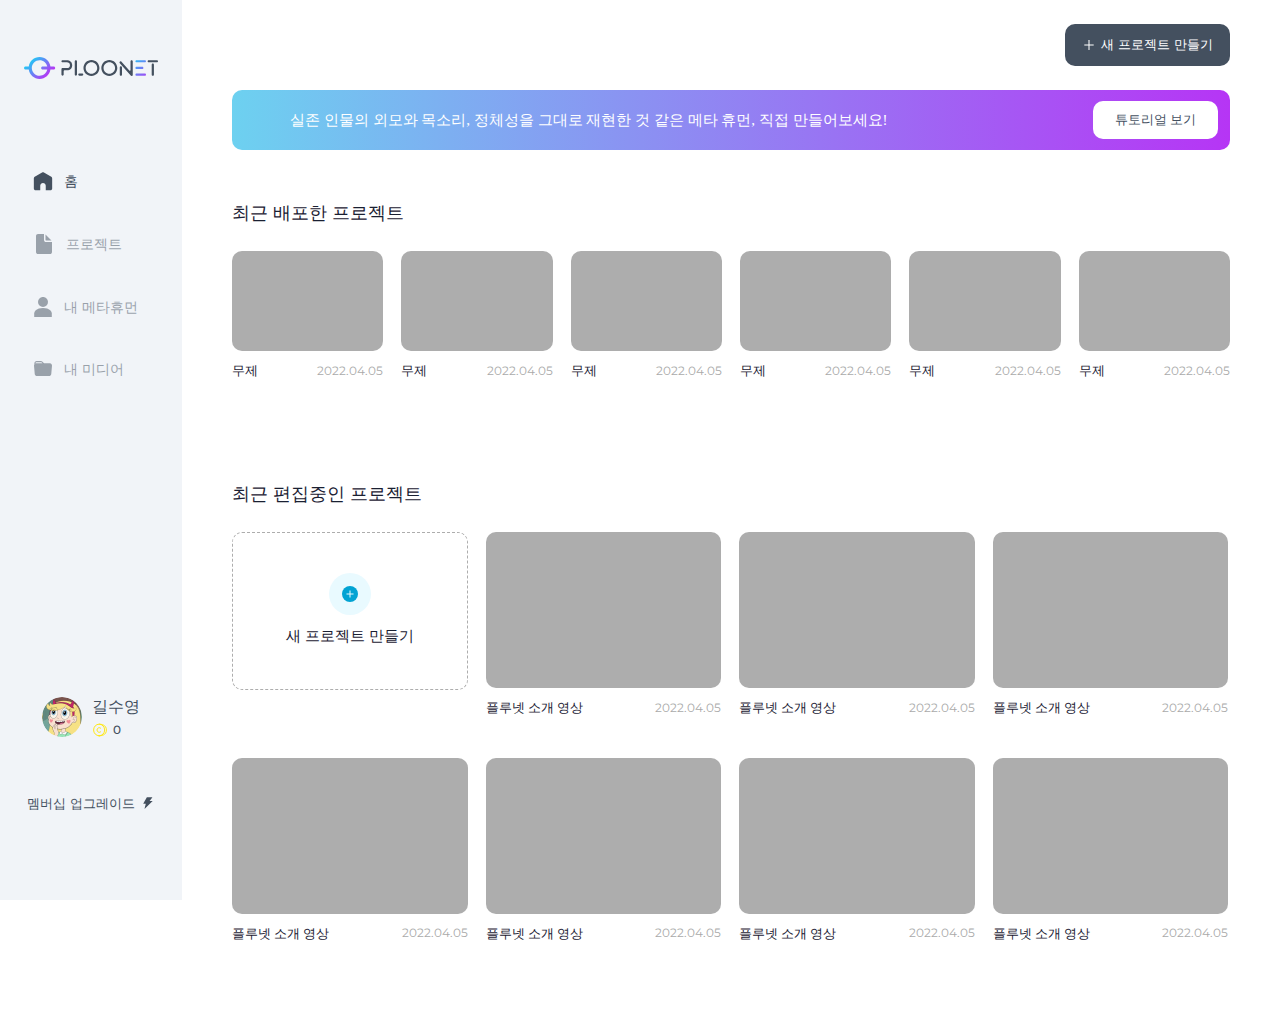
<file: mypage_home.html>
<!DOCTYPE html>
<html lang="en">
<head>
    <meta charset="UTF-8">
    <meta http-equiv="X-UA-Compatible" content="IE=edge">
    <meta name="viewport" content="width=device-width, initial-scale=1.0">
    <title>Ploonet</title>

    <!-- jQuery -->
    <script src="https://code.jquery.com/jquery-3.6.0.min.js" integrity="sha256-/xUj+3OJU5yExlq6GSYGSHk7tPXikynS7ogEvDej/m4=" crossorigin="anonymous"></script>

    <!-- css -->
    <link rel="stylesheet" href="./css/common/font.css">
    <link rel="stylesheet" href="./css/common/reset.css">
    <link rel="stylesheet" href="./css/common/icon.css">
    <link rel="stylesheet" href="./css/common/layout.css">

    <link rel="stylesheet" href="./css/components/header.css">
    <link rel="stylesheet" href="./css/components/side.css">
    <link rel="stylesheet" href="./css/components/card.css">

    <link rel="stylesheet" href="./css/pages/mypage.css">

    <!-- swiper.js -->
    <link
        rel="stylesheet"
        href="https://unpkg.com/swiper@8/swiper-bundle.min.css"
    />

    <script src="https://unpkg.com/swiper@8/swiper-bundle.min.js"></script>
</head>
<body>
    
    <div class="wrap">
        <aside class="side">
            <h1 class="logo">
                <a href="#">
                    <img src="./images/common/logo.svg" alt="logo">
                </a>
            </h1>
            <nav class="gnb">
                <ul>
                    <li>
                        <!-- 해당 페이지일 경우 current 클래스 추가 -->
                        <a href="./mypage_home.html" class="current">
                            <i class="gnb__home__icon"></i>
                            홈
                        </a>
                    </li>
                    <li>
                        <a href="./mypage_project.html">
                            <i class="gnb__project__icon"></i>
                            프로젝트
                        </a>
                    </li>
                    <li>
                        <a href="./mypage_metahuman.html">
                            <i class="gnb__metahuman__icon"></i>
                            내 메타휴먼
                        </a>
                    </li>
                    <li>
                        <a href="#">
                            <i class="gnb__file__icon"></i>
                            내 미디어
                        </a>
                    </li>
                </ul>
            </nav>
            <div>
                <div class="profile">
                    <div 
                        class="profile__img"
                        style="background-image: url(./images/profile/test-profile.png);"    
                    ></div>
                    <div class="profile__desc">
                        <p class="name">길수영</p>
                        <div class="cash">
                            <i class="profile__cash__icon"></i>
                            <span class="number">0</span>
                        </div>
                    </div>
                </div>
                <button class="membership__upgrade__btn">
                    <p>멤버십 업그레이드</p>
                    <i class="membership__thunderbolt__icon"></i>
                </button>
            </div>
        </aside>
    
        <main>
            <header>
                <div class="inner">
                    <button class="project__add__btn">
                        <i class="project__plus__icon"></i>
                        <span>새 프로젝트 만들기</span>
                    </button>
                </div>
            </header>
            <section class="home">
                <div class="inner">
                    <div class="banner">
                        <p>실존 인물의 외모와 목소리, 정체성을 그대로 재현한 것 같은 메타 휴먼, 직접 만들어보세요!</p>
                        <button class="tutorial__btn">
                            튜토리얼 보기
                        </button>
                    </div>
                    <div class="slide__project">
                        <h3>최근 배포한 프로젝트</h3>
                        <!-- <div class="swiper">
                            <div class="swiper-wrapper">
                                <div class="swiper-slide">
                                    <a href="#" class="card">
                                        
                                    </a>
                                </div>
                            </div>
                        </div> -->
                        <div class="flex list">
                            <div class="card">
                                <div class="hov">
                                    <div class="etc__box">
                                        <span class="etc__icon">
                                            <i class="etc__gray__icon"></i>
                                        </span>
                                        <div class="content">
                                            <h4>
                                                상세정보
                                                <i class="info__black__icon"></i>
                                            </h4>
                                            <div class="col">
                                                <span>재생시간</span>
                                                <span>00:14:35</span>
                                            </div>
                                            <div class="col">
                                                <span>페이지 수</span>
                                                <span>7</span>
                                            </div>
                                            <div class="btn__group">
                                                <button class="install__btn">
                                                    <i class="install__black__icon"></i>
                                                    <span>다운받기</span>
                                                </button>
                                                <button class="copy__btn">
                                                    <i class="copy__black__icon"></i>
                                                    <span>복사하기</span>
                                                </button>
                                                <button class="remove__btn">
                                                    <i class="remove__black__icon"></i>
                                                    <span>삭제하기</span>
                                                </button>
                                            </div>
                                        </div>
                                    </div>
                                </div>
                                <a href="#">
                                    <div class="img__bg" style="background-image:url(./images/card/01.png);"></div>
                                    <div class="card__text">
                                        <p>무제</p>
                                        <span>2022.04.05</span>
                                    </div>
                                </a>
                            </div>
                            <div class="card">
                                <div class="hov">
                                    <div class="etc__box">
                                        <span class="etc__icon">
                                            <i class="etc__gray__icon"></i>
                                        </span>
                                        <div class="content">
                                            <h4>
                                                상세정보
                                                <i class="info__black__icon"></i>
                                            </h4>
                                            <div class="col">
                                                <span>재생시간</span>
                                                <span>00:14:35</span>
                                            </div>
                                            <div class="col">
                                                <span>페이지 수</span>
                                                <span>7</span>
                                            </div>
                                            <div class="btn__group">
                                                <button class="install__btn">
                                                    <i class="install__black__icon"></i>
                                                    <span>다운받기</span>
                                                </button>
                                                <button class="copy__btn">
                                                    <i class="copy__black__icon"></i>
                                                    <span>복사하기</span>
                                                </button>
                                                <button class="remove__btn">
                                                    <i class="remove__black__icon"></i>
                                                    <span>삭제하기</span>
                                                </button>
                                            </div>
                                        </div>
                                    </div>
                                </div>
                                <a href="#">
                                    <div class="img__bg" style="background-image:url(./images/card/01.png);"></div>
                                    <div class="card__text">
                                        <p>무제</p>
                                        <span>2022.04.05</span>
                                    </div>
                                </a>
                            </div>
                            <div class="card">
                                <div class="hov">
                                    <div class="etc__box">
                                        <span class="etc__icon">
                                            <i class="etc__gray__icon"></i>
                                        </span>
                                        <div class="content">
                                            <h4>
                                                상세정보
                                                <i class="info__black__icon"></i>
                                            </h4>
                                            <div class="col">
                                                <span>재생시간</span>
                                                <span>00:14:35</span>
                                            </div>
                                            <div class="col">
                                                <span>페이지 수</span>
                                                <span>7</span>
                                            </div>
                                            <div class="btn__group">
                                                <button class="install__btn">
                                                    <i class="install__black__icon"></i>
                                                    <span>다운받기</span>
                                                </button>
                                                <button class="copy__btn">
                                                    <i class="copy__black__icon"></i>
                                                    <span>복사하기</span>
                                                </button>
                                                <button class="remove__btn">
                                                    <i class="remove__black__icon"></i>
                                                    <span>삭제하기</span>
                                                </button>
                                            </div>
                                        </div>
                                    </div>
                                </div>
                                <a href="#">
                                    <div class="img__bg" style="background-image:url(./images/card/01.png);"></div>
                                    <div class="card__text">
                                        <p>무제</p>
                                        <span>2022.04.05</span>
                                    </div>
                                </a>
                            </div>
                            <div class="card">
                                <div class="hov">
                                    <div class="etc__box">
                                        <span class="etc__icon">
                                            <i class="etc__gray__icon"></i>
                                        </span>
                                        <div class="content">
                                            <h4>
                                                상세정보
                                                <i class="info__black__icon"></i>
                                            </h4>
                                            <div class="col">
                                                <span>재생시간</span>
                                                <span>00:14:35</span>
                                            </div>
                                            <div class="col">
                                                <span>페이지 수</span>
                                                <span>7</span>
                                            </div>
                                            <div class="btn__group">
                                                <button class="install__btn">
                                                    <i class="install__black__icon"></i>
                                                    <span>다운받기</span>
                                                </button>
                                                <button class="copy__btn">
                                                    <i class="copy__black__icon"></i>
                                                    <span>복사하기</span>
                                                </button>
                                                <button class="remove__btn">
                                                    <i class="remove__black__icon"></i>
                                                    <span>삭제하기</span>
                                                </button>
                                            </div>
                                        </div>
                                    </div>
                                </div>
                                <a href="#">
                                    <div class="img__bg" style="background-image:url(./images/card/01.png);"></div>
                                    <div class="card__text">
                                        <p>무제</p>
                                        <span>2022.04.05</span>
                                    </div>
                                </a>
                            </div>
                            <div class="card">
                                <div class="hov">
                                    <div class="etc__box">
                                        <span class="etc__icon">
                                            <i class="etc__gray__icon"></i>
                                        </span>
                                        <div class="content">
                                            <h4>
                                                상세정보
                                                <i class="info__black__icon"></i>
                                            </h4>
                                            <div class="col">
                                                <span>재생시간</span>
                                                <span>00:14:35</span>
                                            </div>
                                            <div class="col">
                                                <span>페이지 수</span>
                                                <span>7</span>
                                            </div>
                                            <div class="btn__group">
                                                <button class="install__btn">
                                                    <i class="install__black__icon"></i>
                                                    <span>다운받기</span>
                                                </button>
                                                <button class="copy__btn">
                                                    <i class="copy__black__icon"></i>
                                                    <span>복사하기</span>
                                                </button>
                                                <button class="remove__btn">
                                                    <i class="remove__black__icon"></i>
                                                    <span>삭제하기</span>
                                                </button>
                                            </div>
                                        </div>
                                    </div>
                                </div>
                                <a href="#">
                                    <div class="img__bg" style="background-image:url(./images/card/01.png);"></div>
                                    <div class="card__text">
                                        <p>무제</p>
                                        <span>2022.04.05</span>
                                    </div>
                                </a>
                            </div>
                            <div class="card">
                                <div class="hov">
                                    <div class="etc__box">
                                        <span class="etc__icon">
                                            <i class="etc__gray__icon"></i>
                                        </span>
                                        <div class="content">
                                            <h4>
                                                상세정보
                                                <i class="info__black__icon"></i>
                                            </h4>
                                            <div class="col">
                                                <span>재생시간</span>
                                                <span>00:14:35</span>
                                            </div>
                                            <div class="col">
                                                <span>페이지 수</span>
                                                <span>7</span>
                                            </div>
                                            <div class="btn__group">
                                                <button class="install__btn">
                                                    <i class="install__black__icon"></i>
                                                    <span>다운받기</span>
                                                </button>
                                                <button class="copy__btn">
                                                    <i class="copy__black__icon"></i>
                                                    <span>복사하기</span>
                                                </button>
                                                <button class="remove__btn">
                                                    <i class="remove__black__icon"></i>
                                                    <span>삭제하기</span>
                                                </button>
                                            </div>
                                        </div>
                                    </div>
                                </div>
                                <a href="#">
                                    <div class="img__bg" style="background-image:url(./images/card/01.png);"></div>
                                    <div class="card__text">
                                        <p>무제</p>
                                        <span>2022.04.05</span>
                                    </div>
                                </a>
                            </div>
                        </div>
                    </div>
                    <div class="edit__project">
                        <h3>최근 편집중인 프로젝트</h3>
                        <div class="flex list">
                            <div class="card">
                                <button class="add__btn">
                                    <div class="add__btn__plus">
                                        <span></span>
                                        <span></span>
                                    </div>
                                    <span>새 프로젝트 만들기</span>
                                </button>
                            </div>
                            <div class="card">
                                <div class="hov">
                                    <div class="etc__box">
                                        <span class="etc__icon">
                                            <i class="etc__gray__icon"></i>
                                        </span>
                                        <div class="content">
                                            <h4>
                                                상세정보
                                                <i class="info__black__icon"></i>
                                            </h4>
                                            <div class="col">
                                                <span>페이지 수</span>
                                                <span>7</span>
                                            </div>
                                            <div class="btn__group">
                                                <button class="edit__btn">
                                                    <i class="edit__black__icon"></i>
                                                    <span>편집하기</span>
                                                </button>
                                                <button class="copy__btn">
                                                    <i class="copy__black__icon"></i>
                                                    <span>복사하기</span>
                                                </button>
                                                <button class="remove__btn">
                                                    <i class="remove__black__icon"></i>
                                                    <span>삭제하기</span>
                                                </button>
                                            </div>
                                        </div>
                                    </div>
                                </div>
                                <a>
                                    <div class="img__bg" style="background-image: url(./images/card/01.png);"></div>
                                    <div class="card__text">
                                        <p>플루넷 소개 영상</p>
                                        <span>2022.04.05</span>
                                    </div>
                                </a>
                            </div>
                            <div class="card">
                                <div class="hov">
                                    <div class="etc__box">
                                        <span class="etc__icon">
                                            <i class="etc__gray__icon"></i>
                                        </span>
                                        <div class="content">
                                            <h4>
                                                상세정보
                                                <i class="info__black__icon"></i>
                                            </h4>
                                            <div class="col">
                                                <span>페이지 수</span>
                                                <span>7</span>
                                            </div>
                                            <div class="btn__group">
                                                <button class="edit__btn">
                                                    <i class="edit__black__icon"></i>
                                                    <span>편집하기</span>
                                                </button>
                                                <button class="copy__btn">
                                                    <i class="copy__black__icon"></i>
                                                    <span>복사하기</span>
                                                </button>
                                                <button class="remove__btn">
                                                    <i class="remove__black__icon"></i>
                                                    <span>삭제하기</span>
                                                </button>
                                            </div>
                                        </div>
                                    </div>
                                </div>
                                <a>
                                    <div class="img__bg" style="background-image: url(./images/card/01.png);"></div>
                                    <div class="card__text">
                                        <p>플루넷 소개 영상</p>
                                        <span>2022.04.05</span>
                                    </div>
                                </a>
                            </div>
                            <div class="card">
                                <div class="hov">
                                    <div class="etc__box">
                                        <span class="etc__icon">
                                            <i class="etc__gray__icon"></i>
                                        </span>
                                        <div class="content">
                                            <h4>
                                                상세정보
                                                <i class="info__black__icon"></i>
                                            </h4>
                                            <div class="col">
                                                <span>페이지 수</span>
                                                <span>7</span>
                                            </div>
                                            <div class="btn__group">
                                                <button class="edit__btn">
                                                    <i class="edit__black__icon"></i>
                                                    <span>편집하기</span>
                                                </button>
                                                <button class="copy__btn">
                                                    <i class="copy__black__icon"></i>
                                                    <span>복사하기</span>
                                                </button>
                                                <button class="remove__btn">
                                                    <i class="remove__black__icon"></i>
                                                    <span>삭제하기</span>
                                                </button>
                                            </div>
                                        </div>
                                    </div>
                                </div>
                                <a>
                                    <div class="img__bg" style="background-image: url(./images/card/01.png);"></div>
                                    <div class="card__text">
                                        <p>플루넷 소개 영상</p>
                                        <span>2022.04.05</span>
                                    </div>
                                </a>
                            </div>
                            <div class="card">
                                <div class="hov">
                                    <div class="etc__box">
                                        <span class="etc__icon">
                                            <i class="etc__gray__icon"></i>
                                        </span>
                                        <div class="content">
                                            <h4>
                                                상세정보
                                                <i class="info__black__icon"></i>
                                            </h4>
                                            <div class="col">
                                                <span>페이지 수</span>
                                                <span>7</span>
                                            </div>
                                            <div class="btn__group">
                                                <button class="edit__btn">
                                                    <i class="edit__black__icon"></i>
                                                    <span>편집하기</span>
                                                </button>
                                                <button class="copy__btn">
                                                    <i class="copy__black__icon"></i>
                                                    <span>복사하기</span>
                                                </button>
                                                <button class="remove__btn">
                                                    <i class="remove__black__icon"></i>
                                                    <span>삭제하기</span>
                                                </button>
                                            </div>
                                        </div>
                                    </div>
                                </div>
                                <a>
                                    <div class="img__bg" style="background-image: url(./images/card/01.png);"></div>
                                    <div class="card__text">
                                        <p>플루넷 소개 영상</p>
                                        <span>2022.04.05</span>
                                    </div>
                                </a>
                            </div>
                            <div class="card">
                                <div class="hov">
                                    <div class="etc__box">
                                        <span class="etc__icon">
                                            <i class="etc__gray__icon"></i>
                                        </span>
                                        <div class="content">
                                            <h4>
                                                상세정보
                                                <i class="info__black__icon"></i>
                                            </h4>
                                            <div class="col">
                                                <span>페이지 수</span>
                                                <span>7</span>
                                            </div>
                                            <div class="btn__group">
                                                <button class="edit__btn">
                                                    <i class="edit__black__icon"></i>
                                                    <span>편집하기</span>
                                                </button>
                                                <button class="copy__btn">
                                                    <i class="copy__black__icon"></i>
                                                    <span>복사하기</span>
                                                </button>
                                                <button class="remove__btn">
                                                    <i class="remove__black__icon"></i>
                                                    <span>삭제하기</span>
                                                </button>
                                            </div>
                                        </div>
                                    </div>
                                </div>
                                <a>
                                    <div class="img__bg" style="background-image: url(./images/card/01.png);"></div>
                                    <div class="card__text">
                                        <p>플루넷 소개 영상</p>
                                        <span>2022.04.05</span>
                                    </div>
                                </a>
                            </div>
                            <div class="card">
                                <div class="hov">
                                    <div class="etc__box">
                                        <span class="etc__icon">
                                            <i class="etc__gray__icon"></i>
                                        </span>
                                        <div class="content">
                                            <h4>
                                                상세정보
                                                <i class="info__black__icon"></i>
                                            </h4>
                                            <div class="col">
                                                <span>페이지 수</span>
                                                <span>7</span>
                                            </div>
                                            <div class="btn__group">
                                                <button class="edit__btn">
                                                    <i class="edit__black__icon"></i>
                                                    <span>편집하기</span>
                                                </button>
                                                <button class="copy__btn">
                                                    <i class="copy__black__icon"></i>
                                                    <span>복사하기</span>
                                                </button>
                                                <button class="remove__btn">
                                                    <i class="remove__black__icon"></i>
                                                    <span>삭제하기</span>
                                                </button>
                                            </div>
                                        </div>
                                    </div>
                                </div>
                                <a>
                                    <div class="img__bg" style="background-image: url(./images/card/01.png);"></div>
                                    <div class="card__text">
                                        <p>플루넷 소개 영상</p>
                                        <span>2022.04.05</span>
                                    </div>
                                </a>
                            </div>
                            <div class="card">
                                <div class="hov">
                                    <div class="etc__box">
                                        <span class="etc__icon">
                                            <i class="etc__gray__icon"></i>
                                        </span>
                                        <div class="content">
                                            <h4>
                                                상세정보
                                                <i class="info__black__icon"></i>
                                            </h4>
                                            <div class="col">
                                                <span>페이지 수</span>
                                                <span>7</span>
                                            </div>
                                            <div class="btn__group">
                                                <button class="edit__btn">
                                                    <i class="edit__black__icon"></i>
                                                    <span>편집하기</span>
                                                </button>
                                                <button class="copy__btn">
                                                    <i class="copy__black__icon"></i>
                                                    <span>복사하기</span>
                                                </button>
                                                <button class="remove__btn">
                                                    <i class="remove__black__icon"></i>
                                                    <span>삭제하기</span>
                                                </button>
                                            </div>
                                        </div>
                                    </div>
                                </div>
                                <a>
                                    <div class="img__bg" style="background-image: url(./images/card/01.png);"></div>
                                    <div class="card__text">
                                        <p>플루넷 소개 영상</p>
                                        <span>2022.04.05</span>
                                    </div>
                                </a>
                            </div>
                        </div>
                    </div>
                </div>
            </section>
        </main>
    </div>


</body>
</html>
</file>
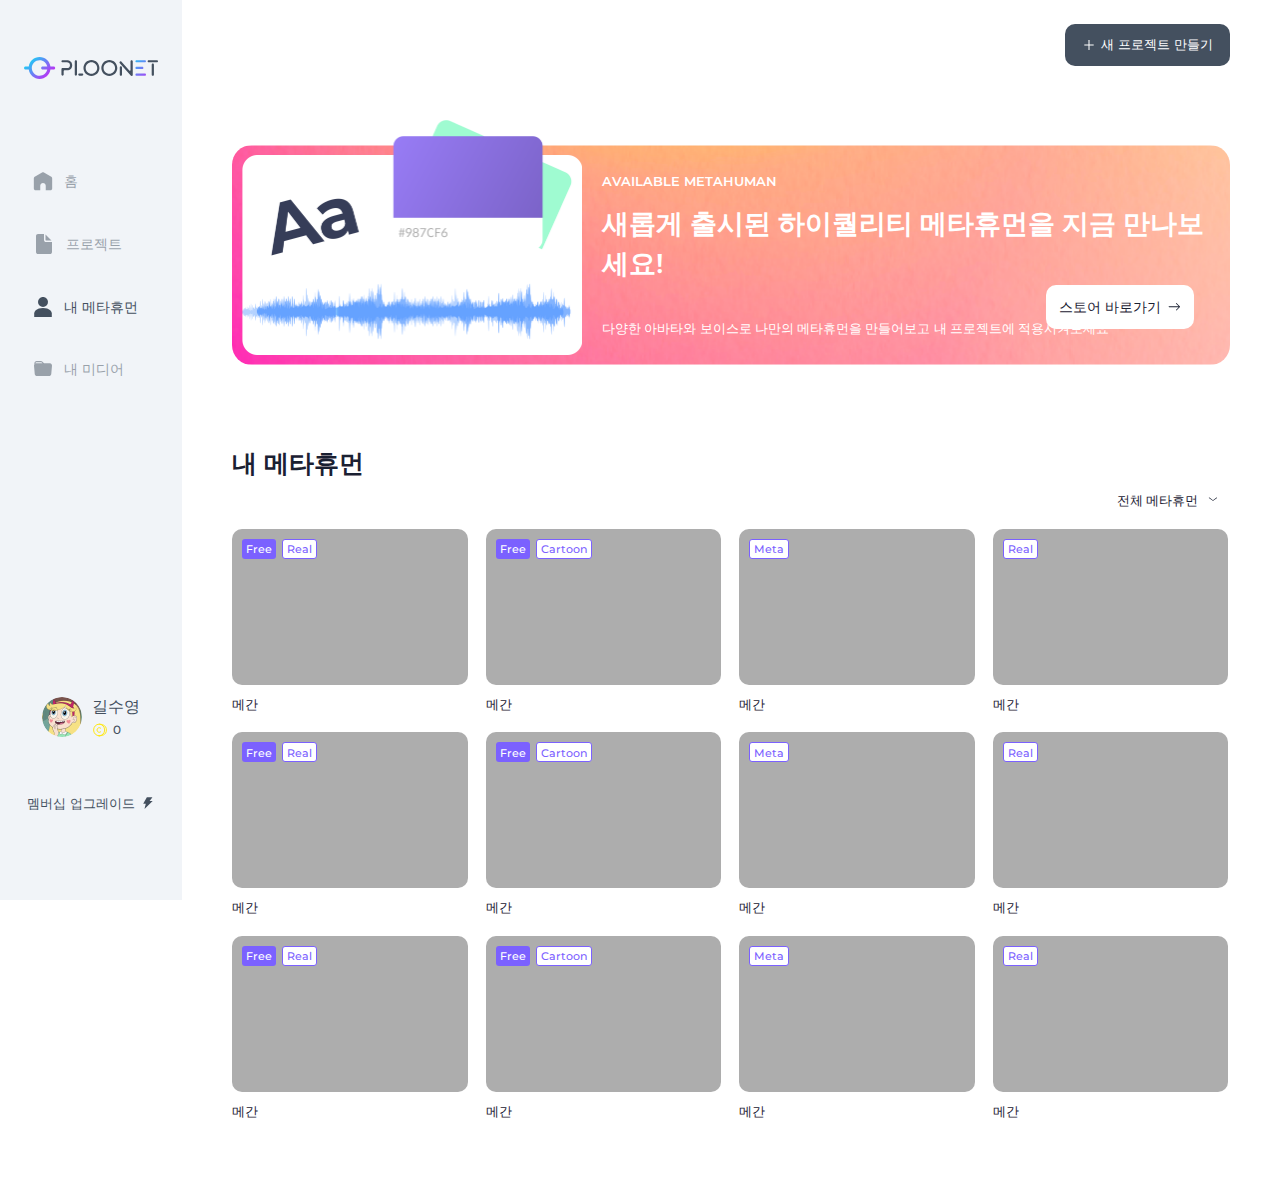
<file: mypage_metahuman.html>
<!DOCTYPE html>
<html lang="en">
<head>
    <meta charset="UTF-8">
    <meta http-equiv="X-UA-Compatible" content="IE=edge">
    <meta name="viewport" content="width=device-width, initial-scale=1.0">
    <title>Ploonet</title>

    <!-- jQuery -->
    <script src="https://code.jquery.com/jquery-3.6.0.min.js" integrity="sha256-/xUj+3OJU5yExlq6GSYGSHk7tPXikynS7ogEvDej/m4=" crossorigin="anonymous"></script>

    <!-- css -->
    <link rel="stylesheet" href="./css/common/font.css">
    <link rel="stylesheet" href="./css/common/reset.css">
    <link rel="stylesheet" href="./css/common/icon.css">
    <link rel="stylesheet" href="./css/common/layout.css">

    <link rel="stylesheet" href="./css/components/header.css">
    <link rel="stylesheet" href="./css/components/select.css">
    <link rel="stylesheet" href="./css/components/side.css">
    <link rel="stylesheet" href="./css/components/card.css">

    <link rel="stylesheet" href="./css/pages/mypage.css">

    <!-- swiper.js -->
    <link
        rel="stylesheet"
        href="https://unpkg.com/swiper@8/swiper-bundle.min.css"
    />

    <script src="https://unpkg.com/swiper@8/swiper-bundle.min.js"></script>
</head>
<body>
    
    <div class="wrap">
        <aside class="side">
            <h1 class="logo">
                <a href="#">
                    <img src="./images/common/logo.svg" alt="logo">
                </a>
            </h1>
            <nav class="gnb">
                <ul>
                    <li>
                        <!-- 해당 페이지일 경우 current 클래스 추가 -->
                        <a href="./mypage_home.html" class="">
                            <i class="gnb__home__icon"></i>
                            홈
                        </a>
                    </li>
                    <li>
                        <a href="./mypage_project.html" class="">
                            <i class="gnb__project__icon"></i>
                            프로젝트
                        </a>
                    </li>
                    <li>
                        <a href="./mypage_metahuman.html" class="current">
                            <i class="gnb__metahuman__icon"></i>
                            내 메타휴먼
                        </a>
                    </li>
                    <li>
                        <a href="#">
                            <i class="gnb__file__icon"></i>
                            내 미디어
                        </a>
                    </li>
                </ul>
            </nav>
            <div>
                <div class="profile">
                    <div 
                        class="profile__img"
                        style="background-image: url(./images/profile/test-profile.png);"    
                    ></div>
                    <div class="profile__desc">
                        <p class="name">길수영</p>
                        <div class="cash">
                            <i class="profile__cash__icon"></i>
                            <span class="number">0</span>
                        </div>
                    </div>
                </div>
                <button class="membership__upgrade__btn">
                    <p>멤버십 업그레이드</p>
                    <i class="membership__thunderbolt__icon"></i>
                </button>
            </div>
        </aside>
    
        <main>
            <header>
                <div class="inner">
                    <button class="project__add__btn">
                        <i class="project__plus__icon"></i>
                        <span>새 프로젝트 만들기</span>
                    </button>
                </div>
            </header>
            <section class="metahuman">
                <div class="inner">
                    <div class="banner">
                        <div class="visual">
                            <img src="./images/visual/metahuman_banner__visual.png" alt="metahuman_banner__visual">
                        </div>
                        <div class="banner__text">
                            <p>Available metahuman</p>
                            <h3>새롭게 출시된 하이퀄리티 메타휴먼을 지금 만나보세요!</h3>
                            <p>다양한 아바타와 보이스로 나만의 메타휴먼을 만들어보고 내 프로젝트에 적용시켜보세요</p>
                            <a href="#">
                                스토어 바로가기
                                <i class="arrow__black__icon"></i>
                            </a>
                        </div>
                    </div>
                    <div class="metahuman__list">
                        <h2>내 메타휴먼</h2>
                        <div class="filter">
                            <div class="select select_st2 metahuman__select">
                                <button class="select__open">
                                    <span class="default">전체 메타휴먼</span>
                                    <i class="select__black__icon"></i>
                                </button>
                                <ul class="select__list">
                                    <li>
                                        <button class="select__btn">
                                            <span>전체 메타휴먼</span>
                                        </button>
                                    </li>
                                    <li>
                                        <button class="select__btn">
                                            <span>무료 메타휴먼</span>
                                        </button>
                                    </li>
                                    <li>
                                        <button class="select__btn">
                                            <span>유료 메타휴먼</span>
                                        </button>
                                    </li>
                                    <li>
                                        <button class="select__btn">
                                            <span>실사 메타휴먼</span>
                                        </button>
                                    </li>
                                    <li>
                                        <button class="select__btn">
                                            <span>카툰 메타휴먼</span>
                                        </button>
                                    </li>
                                </ul>
                            </div>
                        </div>
                        <div class="flex list">
                            <div class="card">
                                <div class="hov">
                                    <button class="preview__btn">
                                        <i class="preview__white__icon"></i>
                                        <span>미리보기</span>
                                    </button>
                                    
                                </div>
                                <a href="#">
                                    <div class="tag">
                                        <div class="purple__fill">Free</div>
                                        <div class="purple__strok">Real</div>
                                    </div>
                                    <div class="img__bg" style="background-image:url(./images/card/01.png);"></div>
                                    <div class="card__text">
                                        <p>메간</p>
                                    </div>
                                </a>
                            </div>
                            <div class="card">
                                <div class="hov">
                                    <button class="preview__btn">
                                        <i class="preview__white__icon"></i>
                                        <span>미리보기</span>
                                    </button>
                                    
                                </div>
                                <a href="#">
                                    <div class="tag">
                                        <div class="purple__fill">Free</div>
                                        <div class="purple__strok">Cartoon</div>
                                    </div>
                                    <div class="img__bg" style="background-image:url(./images/card/01.png);"></div>
                                    <div class="card__text">
                                        <p>메간</p>
                                    </div>
                                </a>
                            </div>
                            <div class="card">
                                <div class="hov">
                                    <button class="preview__btn">
                                        <i class="preview__white__icon"></i>
                                        <span>미리보기</span>
                                    </button>
                                    
                                </div>
                                <a href="#">
                                    <div class="tag">
                                        <div class="purple__strok">Meta</div>
                                    </div>
                                    <div class="img__bg" style="background-image:url(./images/card/01.png);"></div>
                                    <div class="card__text">
                                        <p>메간</p>
                                    </div>
                                </a>
                            </div>
                            <div class="card">
                                <div class="hov">
                                    <button class="preview__btn">
                                        <i class="preview__white__icon"></i>
                                        <span>미리보기</span>
                                    </button>
                                    
                                </div>
                                <a href="#">
                                    <div class="tag">
                                        <div class="purple__strok">Real</div>
                                    </div>
                                    <div class="img__bg" style="background-image:url(./images/card/01.png);"></div>
                                    <div class="card__text">
                                        <p>메간</p>
                                    </div>
                                </a>
                            </div>
                            <div class="card">
                                <div class="hov">
                                    <button class="preview__btn">
                                        <i class="preview__white__icon"></i>
                                        <span>미리보기</span>
                                    </button>
                                    
                                </div>
                                <a href="#">
                                    <div class="tag">
                                        <div class="purple__fill">Free</div>
                                        <div class="purple__strok">Real</div>
                                    </div>
                                    <div class="img__bg" style="background-image:url(./images/card/01.png);"></div>
                                    <div class="card__text">
                                        <p>메간</p>
                                    </div>
                                </a>
                            </div>
                            <div class="card">
                                <div class="hov">
                                    <button class="preview__btn">
                                        <i class="preview__white__icon"></i>
                                        <span>미리보기</span>
                                    </button>
                                    
                                </div>
                                <a href="#">
                                    <div class="tag">
                                        <div class="purple__fill">Free</div>
                                        <div class="purple__strok">Cartoon</div>
                                    </div>
                                    <div class="img__bg" style="background-image:url(./images/card/01.png);"></div>
                                    <div class="card__text">
                                        <p>메간</p>
                                    </div>
                                </a>
                            </div>
                            <div class="card">
                                <div class="hov">
                                    <button class="preview__btn">
                                        <i class="preview__white__icon"></i>
                                        <span>미리보기</span>
                                    </button>
                                    
                                </div>
                                <a href="#">
                                    <div class="tag">
                                        <div class="purple__strok">Meta</div>
                                    </div>
                                    <div class="img__bg" style="background-image:url(./images/card/01.png);"></div>
                                    <div class="card__text">
                                        <p>메간</p>
                                    </div>
                                </a>
                            </div>
                            <div class="card">
                                <div class="hov">
                                    <button class="preview__btn">
                                        <i class="preview__white__icon"></i>
                                        <span>미리보기</span>
                                    </button>
                                    
                                </div>
                                <a href="#">
                                    <div class="tag">
                                        <div class="purple__strok">Real</div>
                                    </div>
                                    <div class="img__bg" style="background-image:url(./images/card/01.png);"></div>
                                    <div class="card__text">
                                        <p>메간</p>
                                    </div>
                                </a>
                            </div>
                            <div class="card">
                                <div class="hov">
                                    <button class="preview__btn">
                                        <i class="preview__white__icon"></i>
                                        <span>미리보기</span>
                                    </button>
                                    
                                </div>
                                <a href="#">
                                    <div class="tag">
                                        <div class="purple__fill">Free</div>
                                        <div class="purple__strok">Real</div>
                                    </div>
                                    <div class="img__bg" style="background-image:url(./images/card/01.png);"></div>
                                    <div class="card__text">
                                        <p>메간</p>
                                    </div>
                                </a>
                            </div>
                            <div class="card">
                                <div class="hov">
                                    <button class="preview__btn">
                                        <i class="preview__white__icon"></i>
                                        <span>미리보기</span>
                                    </button>
                                    
                                </div>
                                <a href="#">
                                    <div class="tag">
                                        <div class="purple__fill">Free</div>
                                        <div class="purple__strok">Cartoon</div>
                                    </div>
                                    <div class="img__bg" style="background-image:url(./images/card/01.png);"></div>
                                    <div class="card__text">
                                        <p>메간</p>
                                    </div>
                                </a>
                            </div>
                            <div class="card">
                                <div class="hov">
                                    <button class="preview__btn">
                                        <i class="preview__white__icon"></i>
                                        <span>미리보기</span>
                                    </button>
                                    
                                </div>
                                <a href="#">
                                    <div class="tag">
                                        <div class="purple__strok">Meta</div>
                                    </div>
                                    <div class="img__bg" style="background-image:url(./images/card/01.png);"></div>
                                    <div class="card__text">
                                        <p>메간</p>
                                    </div>
                                </a>
                            </div>
                            <div class="card">
                                <div class="hov">
                                    <button class="preview__btn">
                                        <i class="preview__white__icon"></i>
                                        <span>미리보기</span>
                                    </button>
                                    
                                </div>
                                <a href="#">
                                    <div class="tag">
                                        <div class="purple__strok">Real</div>
                                    </div>
                                    <div class="img__bg" style="background-image:url(./images/card/01.png);"></div>
                                    <div class="card__text">
                                        <p>메간</p>
                                    </div>
                                </a>
                            </div>
                        </div>
                    </div>
                </div>
            </section>
        </main>
    </div>


    <script src="./js/select.js"></script>
    <script src="./js/btn.js"></script>
</body>
</html>
</file>
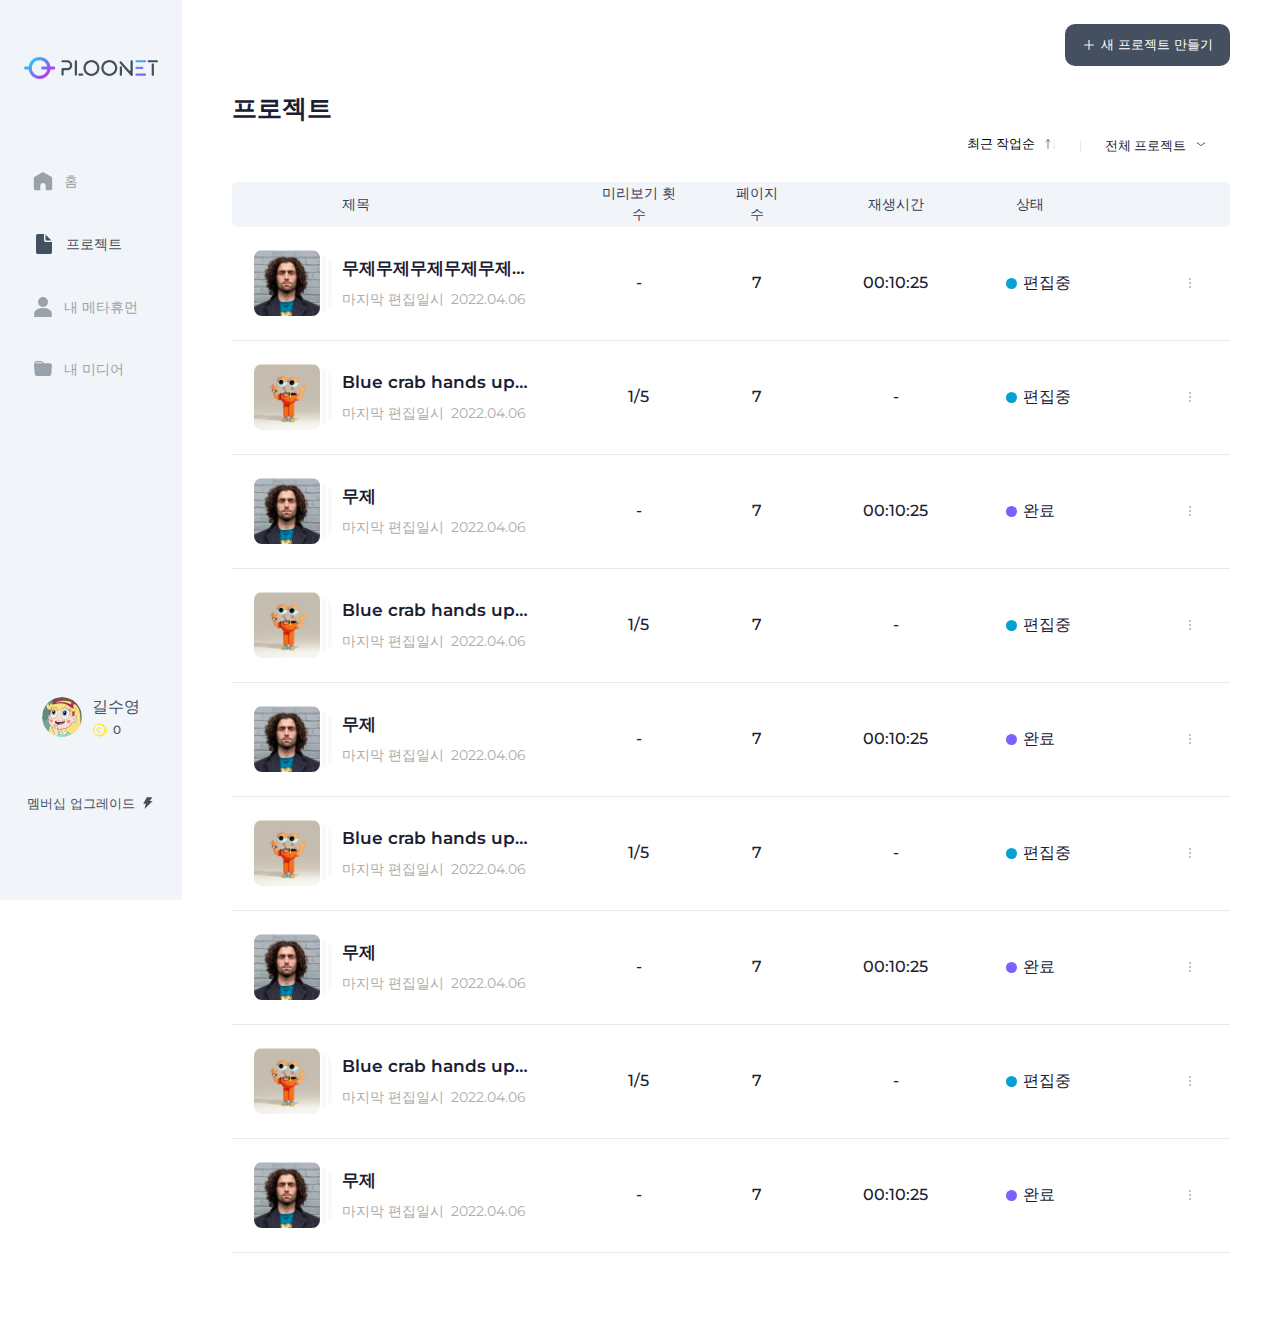
<file: mypage_project.html>
<!DOCTYPE html>
<html lang="en">
<head>
    <meta charset="UTF-8">
    <meta http-equiv="X-UA-Compatible" content="IE=edge">
    <meta name="viewport" content="width=device-width, initial-scale=1.0">
    <title>Ploonet</title>

    <!-- jQuery -->
    <script src="https://code.jquery.com/jquery-3.6.0.min.js" integrity="sha256-/xUj+3OJU5yExlq6GSYGSHk7tPXikynS7ogEvDej/m4=" crossorigin="anonymous"></script>

    <!-- css -->
    <link rel="stylesheet" href="./css/common/font.css">
    <link rel="stylesheet" href="./css/common/reset.css">
    <link rel="stylesheet" href="./css/common/icon.css">
    <link rel="stylesheet" href="./css/common/layout.css">

    <link rel="stylesheet" href="./css/components/header.css">
    <link rel="stylesheet" href="./css/components/select.css">
    <link rel="stylesheet" href="./css/components/side.css">

    <link rel="stylesheet" href="./css/pages/mypage.css">

    <!-- swiper.js -->
    <link
        rel="stylesheet"
        href="https://unpkg.com/swiper@8/swiper-bundle.min.css"
    />

    <script src="https://unpkg.com/swiper@8/swiper-bundle.min.js"></script>
</head>
<body>
    
    <div class="wrap">
        <aside class="side">
            <h1 class="logo">
                <a href="#">
                    <img src="./images/common/logo.svg" alt="logo">
                </a>
            </h1>
            <nav class="gnb">
                <ul>
                    <li>
                        <!-- 해당 페이지일 경우 current 클래스 추가 -->
                        <a href="./mypage_home.html" class="">
                            <i class="gnb__home__icon"></i>
                            홈
                        </a>
                    </li>
                    <li>
                        <a href="./mypage_project.html" class="current">
                            <i class="gnb__project__icon"></i>
                            프로젝트
                        </a>
                    </li>
                    <li>
                        <a href="./mypage_metahuman.html">
                            <i class="gnb__metahuman__icon"></i>
                            내 메타휴먼
                        </a>
                    </li>
                    <li>
                        <a href="#">
                            <i class="gnb__file__icon"></i>
                            내 미디어
                        </a>
                    </li>
                </ul>
            </nav>
            <div>
                <div class="profile">
                    <div 
                        class="profile__img"
                        style="background-image: url(./images/profile/test-profile.png);"    
                    ></div>
                    <div class="profile__desc">
                        <p class="name">길수영</p>
                        <div class="cash">
                            <i class="profile__cash__icon"></i>
                            <span class="number">0</span>
                        </div>
                    </div>
                </div>
                <button class="membership__upgrade__btn">
                    <p>멤버십 업그레이드</p>
                    <i class="membership__thunderbolt__icon"></i>
                </button>
            </div>
        </aside>
    
        <main>
            <header>
                <div class="inner">
                    <button class="project__add__btn">
                        <i class="project__plus__icon"></i>
                        <span>새 프로젝트 만들기</span>
                    </button>
                </div>
            </header>
            <section class="project">
                <div class="inner">
                    <div class="project__list">
                        <h2>프로젝트</h2>
                        <div class="filter">
                            <button class="alignment__btn">
                                <span>최근 작업순</span>
                                <i class="alignment__icon"></i>
                            </button>
                            <div class="select select_st2 project__select">
                                <button class="select__open">
                                    <span class="default">전체 프로젝트</span>
                                    <i class="select__black__icon"></i>
                                </button>
                                <ul class="select__list">
                                    <li>
                                        <button class="select__btn">
                                            <span>전체 프로젝트</span>
                                        </button>
                                    </li>
                                    <li>
                                        <button class="select__btn">
                                            <span>편집중인 프로젝트</span>
                                        </button>
                                    </li>
                                    <li>
                                        <button class="select__btn">
                                            <span>완료된 프로젝트</span>
                                        </button>
                                    </li>
                                </ul>
                            </div>
                        </div>
                        <div class="list">
                            <div class="list__title">
                                <span>제목</span>
                                <span class="textAlign__center">미리보기 횟수</span>
                                <span class="textAlign__center">페이지 수</span>
                                <span class="textAlign__center">재생시간</span>
                                <span>상태</span>
                                <span></span>
                            </div>
                            <ul>
                                <li class="list__item">
                                    <div class="title">
                                        <div class="img__bg">
                                            <div class="img" style="background-image: url(./images/card/02.png);"></div>
                                            <div class="img__bg__deco"></div>
                                        </div>
                                        <div class="title__content">
                                            <h3>무제무제무제무제무제무제무제무제무제무제무제무제무제무제무제무제무제무제무제무제무제무제무제무제무제무제무제무제무제무제무제무제</h3>
                                            <P>
                                                <span>마지막 편집일시</span>
                                                <span class="date">2022.04.06</span>
                                            </P>
                                        </div>
                                    </div>
                                    <div class="prevw__cnt textAlign__center">
                                        <span>-</span>
                                    </div>
                                    <div class="pg__num textAlign__center">
                                        <span>7</span>
                                    </div>
                                    <div class="play__time textAlign__center">
                                        <span>00:10:25</span>
                                    </div>
                                    <div class="state ing">
                                        <span>편집중</span>
                                    </div>
                                    <div class="other">
                                        <span>
                                            <i class="etc__gray__icon"></i>
                                        </span>
                                    </div>
                                </li>
                                <li class="list__item">
                                    <div class="title">
                                        <div class="img__bg">
                                            <div class="img" style="background-image: url(./images/card/03.png);"></div>
                                            <div class="img__bg__deco"></div>
                                        </div>
                                        <div class="title__content">
                                            <h3>Blue crab hands up and smile</h3>
                                            <P>
                                                <span>마지막 편집일시</span>
                                                <span class="date">2022.04.06</span>
                                            </P>
                                        </div>
                                    </div>
                                    <div class="prevw__cnt textAlign__center">
                                        <span>1/5</span>
                                    </div>
                                    <div class="pg__num textAlign__center">
                                        <span>7</span>
                                    </div>
                                    <div class="play__time textAlign__center">
                                        <span>-</span>
                                    </div>
                                    <div class="state ing">
                                        <span>편집중</span>
                                    </div>
                                    <div class="other">
                                        <span>
                                            <i class="etc__gray__icon"></i>
                                        </span>
                                    </div>
                                </li>
                                <li class="list__item">
                                    <div class="title">
                                        <div class="img__bg">
                                            <div class="img" style="background-image: url(./images/card/02.png);"></div>
                                            <div class="img__bg__deco"></div>
                                        </div>
                                        <div class="title__content">
                                            <h3>무제</h3>
                                            <P>
                                                <span>마지막 편집일시</span>
                                                <span class="date">2022.04.06</span>
                                            </P>
                                        </div>
                                    </div>
                                    <div class="prevw__cnt textAlign__center">
                                        <span>-</span>
                                    </div>
                                    <div class="pg__num textAlign__center">
                                        <span>7</span>
                                    </div>
                                    <div class="play__time textAlign__center">
                                        <span>00:10:25</span>
                                    </div>
                                    <div class="state clear">
                                        <span>완료</span>
                                    </div>
                                    <div class="other">
                                        <span>
                                            <i class="etc__gray__icon"></i>
                                        </span>
                                    </div>
                                </li>
                                <li class="list__item">
                                    <div class="title">
                                        <div class="img__bg">
                                            <div class="img" style="background-image: url(./images/card/03.png);"></div>
                                            <div class="img__bg__deco"></div>
                                        </div>
                                        <div class="title__content">
                                            <h3>Blue crab hands up and smile</h3>
                                            <P>
                                                <span>마지막 편집일시</span>
                                                <span class="date">2022.04.06</span>
                                            </P>
                                        </div>
                                    </div>
                                    <div class="prevw__cnt textAlign__center">
                                        <span>1/5</span>
                                    </div>
                                    <div class="pg__num textAlign__center">
                                        <span>7</span>
                                    </div>
                                    <div class="play__time textAlign__center">
                                        <span>-</span>
                                    </div>
                                    <div class="state ing">
                                        <span>편집중</span>
                                    </div>
                                    <div class="other">
                                        <span>
                                            <i class="etc__gray__icon"></i>
                                        </span>
                                    </div>
                                </li>
                                <li class="list__item">
                                    <div class="title">
                                        <div class="img__bg">
                                            <div class="img" style="background-image: url(./images/card/02.png);"></div>
                                            <div class="img__bg__deco"></div>
                                        </div>
                                        <div class="title__content">
                                            <h3>무제</h3>
                                            <P>
                                                <span>마지막 편집일시</span>
                                                <span class="date">2022.04.06</span>
                                            </P>
                                        </div>
                                    </div>
                                    <div class="prevw__cnt textAlign__center">
                                        <span>-</span>
                                    </div>
                                    <div class="pg__num textAlign__center">
                                        <span>7</span>
                                    </div>
                                    <div class="play__time textAlign__center">
                                        <span>00:10:25</span>
                                    </div>
                                    <div class="state clear">
                                        <span>완료</span>
                                    </div>
                                    <div class="other">
                                        <span>
                                            <i class="etc__gray__icon"></i>
                                        </span>
                                    </div>
                                </li>
                                <li class="list__item">
                                    <div class="title">
                                        <div class="img__bg">
                                            <div class="img" style="background-image: url(./images/card/03.png);"></div>
                                            <div class="img__bg__deco"></div>
                                        </div>
                                        <div class="title__content">
                                            <h3>Blue crab hands up and smile</h3>
                                            <P>
                                                <span>마지막 편집일시</span>
                                                <span class="date">2022.04.06</span>
                                            </P>
                                        </div>
                                    </div>
                                    <div class="prevw__cnt textAlign__center">
                                        <span>1/5</span>
                                    </div>
                                    <div class="pg__num textAlign__center">
                                        <span>7</span>
                                    </div>
                                    <div class="play__time textAlign__center">
                                        <span>-</span>
                                    </div>
                                    <div class="state ing">
                                        <span>편집중</span>
                                    </div>
                                    <div class="other">
                                        <span>
                                            <i class="etc__gray__icon"></i>
                                        </span>
                                    </div>
                                </li>
                                <li class="list__item">
                                    <div class="title">
                                        <div class="img__bg">
                                            <div class="img" style="background-image: url(./images/card/02.png);"></div>
                                            <div class="img__bg__deco"></div>
                                        </div>
                                        <div class="title__content">
                                            <h3>무제</h3>
                                            <P>
                                                <span>마지막 편집일시</span>
                                                <span class="date">2022.04.06</span>
                                            </P>
                                        </div>
                                    </div>
                                    <div class="prevw__cnt textAlign__center">
                                        <span>-</span>
                                    </div>
                                    <div class="pg__num textAlign__center">
                                        <span>7</span>
                                    </div>
                                    <div class="play__time textAlign__center">
                                        <span>00:10:25</span>
                                    </div>
                                    <div class="state clear">
                                        <span>완료</span>
                                    </div>
                                    <div class="other">
                                        <span>
                                            <i class="etc__gray__icon"></i>
                                        </span>
                                    </div>
                                </li>
                                <li class="list__item">
                                    <div class="title">
                                        <div class="img__bg">
                                            <div class="img" style="background-image: url(./images/card/03.png);"></div>
                                            <div class="img__bg__deco"></div>
                                        </div>
                                        <div class="title__content">
                                            <h3>Blue crab hands up and smile</h3>
                                            <P>
                                                <span>마지막 편집일시</span>
                                                <span class="date">2022.04.06</span>
                                            </P>
                                        </div>
                                    </div>
                                    <div class="prevw__cnt textAlign__center">
                                        <span>1/5</span>
                                    </div>
                                    <div class="pg__num textAlign__center">
                                        <span>7</span>
                                    </div>
                                    <div class="play__time textAlign__center">
                                        <span>-</span>
                                    </div>
                                    <div class="state ing">
                                        <span>편집중</span>
                                    </div>
                                    <div class="other">
                                        <span>
                                            <i class="etc__gray__icon"></i>
                                        </span>
                                    </div>
                                </li>
                                <li class="list__item">
                                    <div class="title">
                                        <div class="img__bg">
                                            <div class="img" style="background-image: url(./images/card/02.png);"></div>
                                            <div class="img__bg__deco"></div>
                                        </div>
                                        <div class="title__content">
                                            <h3>무제</h3>
                                            <P>
                                                <span>마지막 편집일시</span>
                                                <span class="date">2022.04.06</span>
                                            </P>
                                        </div>
                                    </div>
                                    <div class="prevw__cnt textAlign__center">
                                        <span>-</span>
                                    </div>
                                    <div class="pg__num textAlign__center">
                                        <span>7</span>
                                    </div>
                                    <div class="play__time textAlign__center">
                                        <span>00:10:25</span>
                                    </div>
                                    <div class="state clear">
                                        <span>완료</span>
                                    </div>
                                    <div class="other">
                                        <span>
                                            <i class="etc__gray__icon"></i>
                                        </span>
                                    </div>
                                </li>
                            </ul>
                        </div>
                    </div>
                </div>
            </section>
        </main>
    </div>


    <script src="./js/select.js"></script>
    <script src="./js/btn.js"></script>
</body>
</html>
</file>
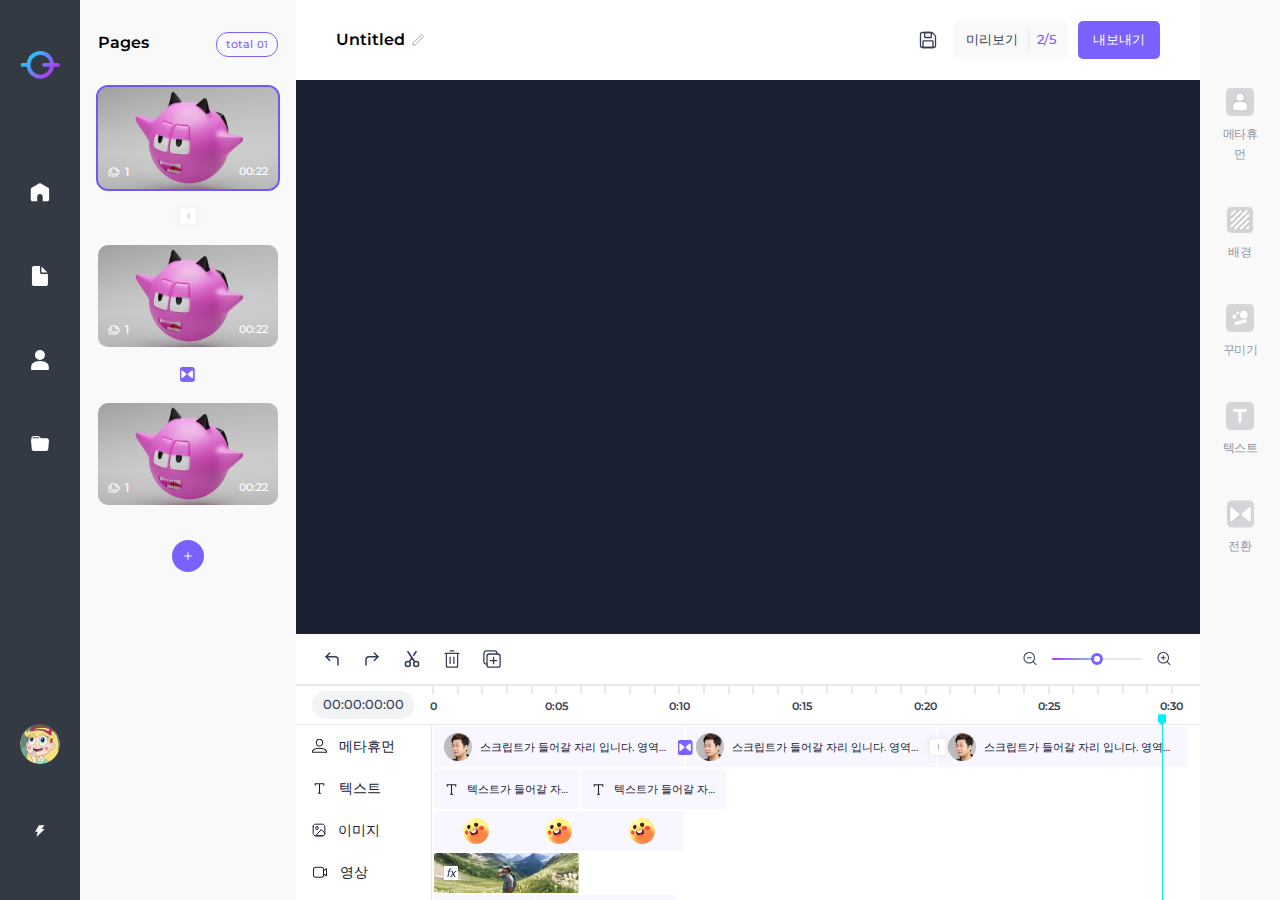
<file: studio.html>
<!DOCTYPE html>
<html lang="en">
<head>
    <meta charset="UTF-8">
    <meta http-equiv="X-UA-Compatible" content="IE=edge">
    <meta name="viewport" content="width=device-width, initial-scale=1.0">
    <title>Ploonet</title>

    <!-- jQuery -->
    <script src="https://code.jquery.com/jquery-3.6.0.min.js" integrity="sha256-/xUj+3OJU5yExlq6GSYGSHk7tPXikynS7ogEvDej/m4=" crossorigin="anonymous"></script>

    <!-- css -->
    <link rel="stylesheet" href="./css/common/font.css">
    <link rel="stylesheet" href="./css/common/reset.css">
    <link rel="stylesheet" href="./css/common/icon.css">
    <link rel="stylesheet" href="./css/common/layout.css">

    <link rel="stylesheet" href="./css/components/side.css">
    <link rel="stylesheet" href="./css/components/select.css">
    <link rel="stylesheet" href="./css/components/card.css">

    <link rel="stylesheet" href="./css/pages/studio.css">
</head>
<body>

    <div class="studio__wrap">
        <aside class="side">
            <h1 class="logo">
                <a href="#">
                    <img src="./images/common/logo2.svg" alt="logo">
                </a>
            </h1>
            <nav class="gnb">
                <ul>
                    <li>
                        <!-- 해당 페이지일 경우 current 클래스 추가 -->
                        <a href="#" class="current">
                            <i class="gnb__home__icon"></i>
                        </a>
                    </li>
                    <li>
                        <a href="#">
                            <i class="gnb__project__icon"></i>
                        </a>
                    </li>
                    <li>
                        <a href="#">
                            <i class="gnb__metahuman__icon"></i>
                        </a>
                    </li>
                    <li>
                        <a href="#">
                            <i class="gnb__file__icon"></i>
                        </a>
                    </li>
                </ul>
            </nav>
            <div>
                <div class="profile">
                    <div 
                        class="profile__img"
                        style="background-image: url(./images/profile/test-profile.png);"    
                    ></div>
                    <!-- <div class="profile__desc">
                        <p class="name"></p>
                        <div class="cash">
                            <i class="profile__cash__icon"></i>
                            <span class="number">0</span>
                        </div>
                    </div> -->
                    <div class="profile__desc__hov">
                        <h3 class="name">길수영</h3>
                        <p class="email">sygil@naver.com</p>
                        <div class="data">
                            <p>잔여 사용량</p>
                            <div class="flex alignCenter">
                                <span class="data__num">2467MB/100GB</span>
                                <div class="cash">
                                    <i class="cash__gray__icon"></i>
                                    <span>0</span>
                                </div>
                            </div>
                            <a href="#">충전하기</a>
                        </div>
                        <ul class="link__group">
                            <li>
                                <a href="#">
                                    <i class="profile__setting__icon"></i>
                                    <span>계정 설정</span>
                                </a>
                            </li>
                            <li>
                                <a href="#">
                                    <i class="profile__guide__icon"></i>
                                    <span>이용 가이드</span>
                                </a>
                            </li>
                            <li>
                                <a href="#">
                                    <i class="profile__logout__icon"></i>
                                    <span>로그아웃</span>
                                </a>
                            </li>
                        </ul>
                    </div>
                </div>
                <button class="membership__upgrade__btn">
                    <!-- <p>멤버십 업그레이드</p> -->
                    <i class="membership__thunderbolt__icon"></i>
                </button>
            </div>
        </aside>
        
        <main class="flex">
            <article class="page__list">
                <div class="title">
                    <h2>Pages</h2>
    
                    <!-- 
                        page total number data에 넣어주세요 
                        css로 숫자 변화하게 만들어놨습니다.
                    -->
                    <span class="total" data-totalNumber="01">
                        total
                    </span>
                </div>
                <ul class="list">
                    <li class="state__not_transition">
                        <div class="card active">
                            <div class="bg" style="background-image: url(./images/metahuman/05.png);"></div>
                            <div class="card__content">
                                <div class="page__num">
                                    <i class="pages__white__icon"></i>
                                    <span>1</span>
                                </div>
                                <p class="timer">00:22</p>
                            </div>
                            <div class="hov">
                                <div class="other">
                                    <span></span><span></span><span></span>
                                    <div class="other__btn__list">
                                        <button class="copy__btn">
                                            <i class="copy__icon"></i>
                                            <span>복사하기</span>
                                        </button>
                                        <button class="remove__btn">
                                            <i class="remove__icon"></i>
                                            <span>삭제하기</span>
                                        </button>
                                    </div>
                                </div>
                            </div>
                        </div>
                    </li>
                    <li class="state__transition">
                        <div class="card">
                            <div class="bg" style="background-image: url(./images/metahuman/05.png);"></div>
                            <div class="card__content">
                                <div class="page__num">
                                    <i class="pages__white__icon"></i>
                                    <span>1</span>
                                </div>
                                <p class="timer">00:22</p>
                            </div>
                            <div class="hov">
                                <div class="other">
                                    <span></span><span></span><span></span>
                                    <div class="other__btn__list">
                                        <button class="copy__btn">
                                            <i class="copy__icon"></i>
                                            <span>복사하기</span>
                                        </button>
                                        <button class="remove__btn">
                                            <i class="remove__icon"></i>
                                            <span>삭제하기</span>
                                        </button>
                                    </div>
                                </div>
                            </div>
                        </div>
                    </li>
                    <li class="state__transition">
                        <div class="card">
                            <div class="bg" style="background-image: url(./images/metahuman/05.png);"></div>
                            <div class="card__content">
                                <div class="page__num">
                                    <i class="pages__white__icon"></i>
                                    <span>1</span>
                                </div>
                                <p class="timer">00:22</p>
                            </div>
                            <div class="hov">
                                <div class="other">
                                    <span></span><span></span><span></span>
                                    <div class="other__btn__list">
                                        <button class="copy__btn">
                                            <i class="copy__icon"></i>
                                            <span>복사하기</span>
                                        </button>
                                        <button class="remove__btn">
                                            <i class="remove__icon"></i>
                                            <span>삭제하기</span>
                                        </button>
                                    </div>
                                </div>
                            </div>
                        </div>
                    </li>
                    <li>
                        <div class="card">
                            <div class="add__box">
                                <i class="plus__icon"></i>
                                <span>페이지 추가</span>
                                <div class="addPage__btn__list">
                                    <button>빈페이지 추가</button>
                                    <button>PDF 업로드</button>
                                    <button>PPT 업로드</button>
                                </div>
                            </div>
                        </div>
                    </li>
                </ul>
            </article>
            <div class="studio__main">
                <div class="studio__header">
                    <div class="col flex alignCenter">
                        <!-- <a 
                            href="#"
                            class="studio__backArrow__icon"
                        ></a> -->
                        <div class="title ">
                            <h2>Untitled</h2>
                            <input type="text" class="studio__title__input width-dynamic proba dva" />
                            <button class="studio__pencil__icon"></button>
                        </div>
                    </div>
                    <div class="col flex alignCenter">
                        <button class="save__btn studio__save__icon"></button>
                        <button class="preview__btn">
                            <p>미리보기</p>
                            <span>2/5</span>
                        </button>
                        <button class="export__btn">
                            <p>내보내기</p>
                        </button>
                    </div>
                </div>
                <div class="studio__canvas">
                    <!-- 
                        해당 사이즈 캔버스 넣어주시면 됩니다. 
                        사이즈는 다 맞춰놨습니다.
                    -->
                    <!-- 
                        content 안에 추가하시면 됩니다.
                     -->

                    <!-- default -->
                    <div class="canvas1">
                        <div class="canvas__size">
                            <img src="./images/studio-canvas-size/studio_canvas_default.png" alt="canvas">
                        </div>
                        <div class="content">
                        </div>
                    </div>
    
                    <!-- 1:1 -->
                    <!-- <div class="canvas2">
                        <div class="canvas__size">
                            <img src="./images/studio-canvas-size/studio_canvas_1_1.png" alt="canvas">
                        </div>
                        <div class="content">
                        </div>
                    </div> -->
                    
                    <!-- 4:3 -->
                    <!-- <div class="canvas3">
                        <div class="canvas__size">
                            <img src="./images/studio-canvas-size/studio_canvas_4_3.png" alt="canvas">
                        </div>
                        <div class="content">
                        </div>
                    </div> -->

                    <!-- 9:16 -->
                    <!-- <div class="canvas4">
                        <div class="canvas__size">
                            <img src="./images/studio-canvas-size/studio_canvas_9_16.png" alt="canvas">
                        </div>
                        <div class="content">
                        </div>
                    </div> -->

                    <!-- 16:10 -->
                    <!-- <div class="canvas5">
                        <div class="canvas__size">
                            <img src="./images/studio-canvas-size/studio_canvas_16_10.png" alt="canvas">
                        </div>
                        <div class="content">
                        </div>
                    </div> -->

                    <!-- 10:16 -->
                    <!-- <div class="canvas6">
                        <div class="canvas__size">
                            <img src="./images/studio-canvas-size/studio_canvas_10_16.png" alt="canvas">
                        </div>
                        <div class="content">
                        </div>
                    </div> -->
                    
                </div>
                <div class="studio__tool">
                    <div class="col flex alignCenter">
                        <button class="prev__btn    timeline__prev__icon"></button>
                        <button class="next__btn    timeline__next__icon"></button>
                        <button class="cut__btn     timeline__cut__icon"></button>
                        <button class="trash__btn   timeline__trash__icon"></button>
                        <button class="copy__btn    timeline__copy__icon"></button>
                    </div>
                    <div class="col flex alignCenter">
                        <div class="scale__box">
                            <button class="zoomOut__btn     timeline__zoomOut__icon"></button>
                            <input type="range" >
                            <button class="zoomIn__btn      timeline__zoomIn__icon"></button>
                        </div>
                        <!-- <button class="fullScreen__btn      timeline__fullScreen__icon"></button> -->
                    </div>
                </div>
                <div class="studio__timeline">
                    <div class="time__box">
                        <div class="time">
                            <span>00:00:00:00</span>
                        </div>
                        <div class="time__progress">
                            <span>
                                <em>0</em>
                            </span>
                            <span></span>
                            <span></span>
                            <span></span>
                            <span></span>
                            <span>
                                <em>0:05</em>
                            </span>
                            <span></span>
                            <span></span>
                            <span></span>
                            <span></span>
                            <span>
                                <em>0:10</em>
                            </span>
                            <span></span>
                            <span></span>
                            <span></span>
                            <span></span>
                            <span>
                                <em>0:15</em>
                            </span>
                            <span></span>
                            <span></span>
                            <span></span>
                            <span></span>
                            <span>
                                <em>0:20</em>
                            </span>
                            <span></span>
                            <span></span>
                            <span></span>
                            <span></span>
                            <span>
                                <em>0:25</em>
                            </span>
                            <span></span>
                            <span></span>
                            <span></span>
                            <span></span>
                            <span>
                                <em>0:30</em>
                            </span>
                        </div>
                    </div>
                    <div class="content__box">
                        <ul class="title__line">
                            <li>
                                <i class="timeline__metahuman__icon"></i>
                                <span>메타휴먼</span>
                            </li>
                            <li>
                                <i class="timeline__text__icon"></i>
                                <span>텍스트</span>
                            </li>
                            <li>
                                <i class="timeline__img__icon"></i>
                                <span>이미지</span>
                            </li>
                            <li>
                                <i class="timeline__video__icon"></i>
                                <span>영상</span>
                            </li>
                            <li>
                                <i class="timeline__soundEffect__icon"></i>
                                <span>효과음</span>
                            </li>
                            <li>
                                <i class="timeline__backgroundImg__icon"></i>
                                <span>배경사진</span>
                            </li>
                            <li>
                                <i class="timeline__backgroundVideo__icon"></i>
                                <span>배경영상</span>
                            </li>
                            <li>
                                <i class="timeline__backgroundMusic__icon"></i>
                                <span>배경음악</span>
                            </li>
                        </ul>
                        <ul class="content__line">
                            <span class="marker" style="left: 95%;">
                                <div class="marker__time">
                                    00:01.00
                                </div>
                            </span>
                            <!-- 메타휴먼 -->
                            <li>
                                <div class="script__box transition" style="width: 250px;">
                                    
                                    <button class="left__size__btn">
                                        <span></span>
                                        <span></span>
                                    </button>
                                    <div class="metahuman__img" style="background-image: url(./images/metahuman/01.png);"></div>
                                    <div class="script__text">
                                        스크립트가 들어갈 자리 입니다. 영역을 넘었습니다.
                                    </div>
                                    <button class="right__size__btn">
                                        <span></span>
                                        <span></span>
                                    </button>
                                </div>
                                <div class="script__box notTransition" style="width: 250px;">
                                    
                                    <button class="left__size__btn">
                                        <span></span>
                                        <span></span>
                                    </button>
                                    <div class="metahuman__img" style="background-image: url(./images/metahuman/01.png);"></div>
                                    <div class="script__text">
                                        스크립트가 들어갈 자리 입니다. 영역을 넘었습니다.
                                    </div>
                                    <button class="right__size__btn">
                                        <span></span>
                                        <span></span>
                                    </button>
                                </div>
                                <div class="script__box" style="width: 250px;">
                                    
                                    <button class="left__size__btn">
                                        <span></span>
                                        <span></span>
                                    </button>
                                    <div class="metahuman__img" style="background-image: url(./images/metahuman/01.png);"></div>
                                    <div class="script__text">
                                        스크립트가 들어갈 자리 입니다. 영역을 넘었습니다.
                                    </div>
                                    <button class="right__size__btn">
                                        <span></span>
                                        <span></span>
                                    </button>
                                </div>
                            </li>
                            <!-- 텍스트 -->
                            <li>
                                <div class="text__box" style="width: 145px;">
                                    
                                    <button class="left__size__btn">
                                        <span></span>
                                        <span></span>
                                    </button>
                                    <i class="timeline__text__icon"></i>
                                    <div class="text__desc">
                                        텍스트가 들어갈 자리 입니다. 영역을 넘었습니다.
                                    </div>
                                    
                                    <button class="right__size__btn">
                                        <span></span>
                                        <span></span>
                                    </button>
                                </div>
                                <div class="text__box " style="width: 145px;">
                                    
                                    <button class="left__size__btn">
                                        <span></span>
                                        <span></span>
                                    </button>
                                    <i class="timeline__text__icon"></i>
                                    <div class="text__desc">
                                        텍스트가 들어갈 자리 입니다. 영역을 넘었습니다.
                                    </div>
                                    
                                    <button class="right__size__btn">
                                        <span></span>
                                        <span></span>
                                    </button>
                                </div>
                            </li>
                            <!-- 이미지 -->
                            <li>
                                <div class="img__box" style="width: 250px;">
                                    <button class="left__size__btn">
                                        <span></span>
                                        <span></span>
                                    </button>
                                    <div class="deco__img__group">
                                        <img src="./images/deco/deco01.png" alt="decoImg" class="deco__img">
                                        <img src="./images/deco/deco01.png" alt="decoImg" class="deco__img">
                                        <img src="./images/deco/deco01.png" alt="decoImg" class="deco__img">
                                    </div>
                                    <button class="right__size__btn">
                                        <span></span>
                                        <span></span>
                                    </button>
                                </div>
                            </li>
                            <!-- 영상 -->
                            <li>
                                <div class="video__box fx" style="width: 145px;">
                                    <button class="left__size__btn">
                                        <span></span>
                                        <span></span>
                                    </button>
                                    <div class="fx__box">
                                        <i class="fx__icon"></i>
                                        <div class="fx__content">
                                            <div class="col">
                                                <input type="checkbox" name="fx_checkbox" value="fadeIn" id="fadeInCheckbox__video__1">
                                                <label for="fadeInCheckbox__video__1">
                                                    <p>Fade In</p>
                                                    <span class="checkbox"></span>
                                                </label>
                                            </div>
                                            <div class="col">
                                                <input type="checkbox" name="fx_checkbox" value="fadeOut" id="fadeOutCheckbox__video__1">
                                                <label for="fadeOutCheckbox__video__1">
                                                    <p>Fade Out</p>
                                                    <span class="checkbox"></span>
                                                </label>
                                            </div>
                                            <div class="col">
                                                <i class="sound__black__icon"></i>
                                                <input type="range" class="sound__range">
                                            </div>
                                        </div>
                                    </div>
                                    <div class="video__img">
                                        <img src="./images/video/01.png" alt="videoImg" class="videoImg__img">
                                    </div>
                                    <button class="right__size__btn">
                                        <span></span>
                                        <span></span>
                                    </button>
                                </div>
                            </li>
                            <!-- 효과음 -->
                            <li>
                                <div class="soundEffect__box fx" style="width: 100px;">
                                    
                                    <button class="left__size__btn">
                                        <span></span>
                                        <span></span>
                                    </button>
                                    <div class="fx__box">
                                        <i class="fx__icon"></i>
                                        <div class="fx__content">
                                            <div class="col">
                                                <input type="checkbox" name="fx_checkbox" value="fadeIn" id="fadeInCheckbox__soundEffect__1">
                                                <label for="fadeInCheckbox__soundEffect__1">
                                                    <p>Fade In</p>
                                                    <span class="checkbox"></span>
                                                </label>
                                            </div>
                                            <div class="col">
                                                <input type="checkbox" name="fx_checkbox" value="fadeOut" id="fadeOutCheckbox__soundEffect__1">
                                                <label for="fadeOutCheckbox__soundEffect__1">
                                                    <p>Fade Out</p>
                                                    <span class="checkbox"></span>
                                                </label>
                                            </div>
                                            <div class="col">
                                                <i class="sound__black__icon"></i>
                                                <input type="range" class="sound__range">
                                            </div>
                                        </div>
                                    </div>
                                    <i class="timeline__backgroundMusic__icon"></i>
                                    <div class="soundEffect__name">
                                        즐거운 발걸음 소리
                                    </div>
                                    <button class="right__size__btn">
                                        <span></span>
                                        <span></span>
                                    </button>
                                </div>
                                <div class="soundEffect__box fx" style="width: 140px;">
                                    <button class="left__size__btn">
                                        <span></span>
                                        <span></span>
                                    </button>
                                    <div class="fx__box">
                                        <i class="fx__icon"></i>
                                        <div class="fx__content">
                                            <div class="col">
                                                <input type="checkbox" name="fx_checkbox" value="fadeIn" id="fadeInCheckbox__soundEffect__2">
                                                <label for="fadeInCheckbox__soundEffect__2">
                                                    <p>Fade In</p>
                                                    <span class="checkbox"></span>
                                                </label>
                                            </div>
                                            <div class="col">
                                                <input type="checkbox" name="fx_checkbox" value="fadeOut" id="fadeOutCheckbox__soundEffect__2">
                                                <label for="fadeOutCheckbox__soundEffect__2">
                                                    <p>Fade Out</p>
                                                    <span class="checkbox"></span>
                                                </label>
                                            </div>
                                            <div class="col">
                                                <i class="sound__black__icon"></i>
                                                <input type="range" class="sound__range">
                                            </div>
                                        </div>
                                    </div>
                                    <i class="timeline__backgroundMusic__icon"></i>
                                    <div class="soundEffect__name">
                                        조용한 발걸음 소리
                                    </div>
                                    <button class="right__size__btn">
                                        <span></span>
                                        <span></span>
                                    </button>
                                </div>
                            </li>
                            <!-- 배경사진 -->
                            <li>
                                <div class="backgroundImg__box" style="width: 150px;">
                                    <button class="left__size__btn">
                                        <span></span>
                                        <span></span>
                                    </button>
                                    <img src="./images/backgroundImg/01.png" alt="backgroundImg" class="backgroundImg__img">
                                    <img src="./images/backgroundImg/01.png" alt="backgroundImg" class="backgroundImg__img">
                                    <img src="./images/backgroundImg/01.png" alt="backgroundImg" class="backgroundImg__img">
                                    <!-- <div class="backgroundImg__img" style="background-image: url(./images/backgroundImg/01.png);"></div>
                                    <div class="backgroundImg__img" style="background-image: url(./images/backgroundImg/01.png);"></div>
                                    <div class="backgroundImg__img" style="background-image: url(./images/backgroundImg/01.png);"></div> -->
                                    <button class="right__size__btn">
                                        <span></span>
                                        <span></span>
                                    </button>
                                </div>
                            </li>
                            <!-- 배경영상 -->
                            <li>
                                <div class="backgroundVideo__box fx" style="width: 145px;">
                                    
                                    <button class="left__size__btn">
                                        <span></span>
                                        <span></span>
                                    </button>
                                    <div class="fx__box">
                                        <i class="fx__icon"></i>
                                        <div class="fx__content">
                                            <div class="col">
                                                <input type="checkbox" name="fx_checkbox" value="fadeIn" id="fadeInCheckbox__backgroundVideo__1">
                                                <label for="fadeInCheckbox__backgroundVideo__1">
                                                    <p>Fade In</p>
                                                    <span class="checkbox"></span>
                                                </label>
                                            </div>
                                            <div class="col">
                                                <input type="checkbox" name="fx_checkbox" value="fadeOut" id="fadeOutCheckbox__backgroundVideo__1" checked>
                                                <label for="fadeOutCheckbox__backgroundVideo__1">
                                                    <p>Fade Out</p>
                                                    <span class="checkbox"></span>
                                                </label>
                                            </div>
                                            <div class="col">
                                                <i class="sound__black__icon"></i>
                                                <input type="range" class="sound__range">
                                            </div>
                                        </div>
                                    </div>
                                    <div class="video__img">
                                        <img src="./images/video/02.png" alt="videoImg" class="videoImg__img">
                                    </div>
                                    <i class="timeline__fadeIn__icon"></i>
                                    <button class="right__size__btn">
                                        <span></span>
                                        <span></span>
                                    </button>
                                </div>
                            </li>
                            <!-- 배경음악 -->
                            <li>
                                <div class="backgroundMusic__box fx " style="width: 145px;">
                                    <div class="fx__box">
                                        <i class="fx__icon"></i>
                                        <div class="fx__content">
                                            <div class="col">
                                                <input type="checkbox" name="fx_checkbox" value="fadeIn" id="fadeInCheckbox__backgroundMusic__1" checked>
                                                <label for="fadeInCheckbox__backgroundMusic__1">
                                                    <p>Fade In</p>
                                                    <span class="checkbox"></span>
                                                </label>
                                            </div>
                                            <div class="col">
                                                <input type="checkbox" name="fx_checkbox" value="fadeOut" id="fadeOutCheckbox__backgroundMusic__1" checked>
                                                <label for="fadeOutCheckbox__backgroundMusic__1">
                                                    <p>Fade Out</p>
                                                    <span class="checkbox"></span>
                                                </label>
                                            </div>
                                            <div class="col">
                                                <i class="sound__black__icon"></i>
                                                <input type="range" class="sound__range">
                                            </div>
                                        </div>
                                    </div>
                                    <button class="left__size__btn">
                                        <span></span>
                                        <span></span>
                                    </button>
                                    <i class="timeline__fadeOut__icon"></i>
                                    <i class="timeline__backgroundMusic__icon"></i>
                                    <div class="backgroundMusic__name">
                                        비발디 사계.mp4
                                    </div>
                                    <i class="timeline__fadeIn__icon"></i>
                                    <button class="right__size__btn">
                                        <span></span>
                                        <span></span>
                                    </button>
                                </div>
                            </li>
                        </ul>
                    </div>
                </div>
            </div>
        </main>

        <aside class="style__tab">
            <ul>
                <li>
                    <button class="">
                        <i class="style__metahuman__icon"></i>
                        <span>메타휴먼</span>
                    </button>
                    <div class="metahuman">
                        <div class="title">
                            <h2>메타휴먼</h2>
                            <button class="close__btn close__gray__icon"></button>
                        </div>
                        <!-- <div class="content">
                            <div class="col">
                                <div class="select metahuman__select">
                                    <button class="select__open">
                                        <span class="default">메타 휴먼 선택</span>
                                        <i class="select__black__icon"></i>
                                    </button>
                                    <ul class="select__list">
                                        <li>
                                            <button class="select__btn active">
                                                <div 
                                                    class="img__wrap"
                                                    style="background-image: url(./images/metahuman/01.png);"    
                                                ></div>
                                                <h3>김계성</h3>
                                                <div class="tag__list">
                                                    <span class="blue__fill__tag">Free</span>
                                                    <span class="blue__strok__tag">Real</span>
                                                </div>
                                            </button>
                                        </li>
                                        <li>
                                            <button class="select__btn">
                                                <div 
                                                    class="img__wrap"
                                                    style="background-image: url(./images/metahuman/02.png);"    
                                                ></div>
                                                <h3>이민용</h3>
                                                <div class="tag__list">
                                                    <span class="blue__fill__tag">Free</span>
                                                    <span class="blue__strok__tag">Real</span>
                                                </div>
                                            </button>
                                        </li>
                                        <li>
                                            <button class="select__btn">
                                                <div 
                                                    class="img__wrap"
                                                    style="background-image: url(./images/metahuman/03.png);"    
                                                ></div>
                                                <h3>정다혜</h3>
                                                <div class="tag__list">
                                                    <span class="blue__fill__tag">Free</span>
                                                    <span class="blue__strok__tag">Real</span>
                                                </div>
                                            </button>
                                        </li>
                                        <li>
                                            <button class="select__btn">
                                                <div 
                                                    class="img__wrap"
                                                    style="background-image: url(./images/metahuman/04.png);"    
                                                ></div>
                                                <h3>이요한</h3>
                                                <div class="tag__list">
                                                    <span class="blue__fill__tag">Free</span>
                                                    <span class="blue__strok__tag">Real</span>
                                                </div>
                                            </button>
                                        </li>
                                        <li>
                                            <button class="select__btn">
                                                <div 
                                                    class="img__wrap"
                                                    style="background-image: url(./images/metahuman/05.png);"    
                                                ></div>
                                                <h3>팬텀</h3>
                                                <div class="tag__list">
                                                    <span class="blue__strok__tag">Cartoon</span>
                                                </div>
                                            </button>
                                        </li>
                                        <li>
                                            <button class="select__btn">
                                                <div 
                                                    class="img__wrap"
                                                    style="background-image: url(./images/metahuman/06.png);"    
                                                ></div>
                                                <h3>고스트</h3>
                                                <div class="tag__list">
                                                    <span class="blue__strok__tag">Cartoon</span>
                                                </div>
                                            </button>
                                        </li>
                                    </ul>
                                </div>
                            </div>
                            <div class="col">
                                <div class="select style__select">
                                    <button class="select__open">
                                        <span class="default">스타일 선택</span>
                                        <i class="select__black__icon"></i>
                                    </button>
                                    <ul class="select__list">
                                        <li>
                                            <button class="select__btn active">
                                                <div 
                                                    class="img__wrap"
                                                    style="background-image: url(./images/style/01.png);"    
                                                ></div>
                                                <h3>정장</h3>
                                            </button>
                                        </li>
                                        <li>
                                            <button class="select__btn">
                                                <div 
                                                    class="img__wrap"
                                                    style="background-image: url(./images/style/01.png);"    
                                                ></div>
                                                <h3>캐주얼</h3>
                                            </button>
                                        </li>
                                        <li>
                                            <button class="select__btn">
                                                <div 
                                                    class="img__wrap"
                                                    style="background-image: url(./images/style/01.png);"    
                                                ></div>
                                                <h3>모던</h3>
                                            </button>
                                        </li>
                                        <li>
                                            <button class="select__btn">
                                                <div 
                                                    class="img__wrap"
                                                    style="background-image: url(./images/style/01.png);"    
                                                ></div>
                                                <h3>운동복</h3>
                                            </button>
                                        </li>
                                        <li>
                                            <button class="select__btn">
                                                <div 
                                                    class="img__wrap"
                                                    style="background-image: url(./images/style/01.png);"    
                                                ></div>
                                                <h3>워크웨어</h3>
                                            </button>
                                        </li>
                                    </ul>
                                </div>
                            </div>
                            <div class="col">
                                <div class="select voice__select">
                                    <button class="select__open">
                                        <span class="default">보이스 선택</span>
                                        <i class="select__black__icon"></i>
                                    </button>
                                    <ul class="select__list">
                                        <li>
                                            <button class="select__btn active">
                                                <h3>연설톤</h3>
                                            </button>
                                            <div class="play__box">
                                                <span>0:10</span>
                                                <button class="play__btn play__blue__icon"></button>
                                                <button class="plus__btn plus__blue__icon"></button>
                                            </div>
                                        </li>
                                        <li>
                                            <button class="select__btn">
                                                <h3>활기찬 톤</h3>
                                            </button>
                                            <div class="play__box">
                                                <span>0:10</span>
                                                <button class="play__btn play__blue__icon"></button>
                                                <button class="plus__btn plus__blue__icon"></button>
                                            </div>
                                        </li>
                                        <li>
                                            <button class="select__btn">
                                                <h3>슬픈 톤</h3>
                                            </button>
                                            <div class="play__box">
                                                <span>0:10</span>
                                                <button class="play__btn play__blue__icon"></button>
                                                <button class="plus__btn plus__blue__icon"></button>
                                            </div>
                                        </li>
                                        <li>
                                            <button class="select__btn">
                                                <h3>화난 톤</h3>
                                            </button>
                                            <div class="play__box">
                                                <span>0:10</span>
                                                <button class="play__btn play__blue__icon"></button>
                                                <button class="plus__btn plus__blue__icon"></button>
                                            </div>
                                        </li>
                                    </ul>
                                </div>
                            </div>
                            <div class="col st2">
                                <div class="title">
                                    <h3>스크립트</h3>
                                </div>
                                <div class="script__list">
                                    <div class="script__item">
                                        <button class="script__text__btn">
                                            <span class="checkbox"></span>
                                            <p>텍스트</p>
                                            <i class="script__text__icon"></i>
                                        </button>
                                        <textarea class="script__text__textarea"></textarea>
                                    </div>
                                    <div class="script__item">
                                        <button class="script__motionPreset__btn">
                                            <span class="checkbox"></span>
                                            <p>모션 프리셋</p>
                                            <i class="script__motionPreset__icon"></i>
                                        </button>
                                        <div class="script__motionPreset__box">
                                            <button>인사하기</button>
                                            <button>박수치기</button>
                                        </div>
                                    </div>
                                </div>
                            </div>
                            <button class="save__btn">
                                <span>저장</span>
                            </button>
                        </div> -->
                    </div>
                </li>
                <li>
                    <button>
                        <i class="style__background__icon"></i>
                        <span>배경</span>
                    </button>
                    <div class="background">
                        <div class="title">
                            <h2>배경</h2>
                            <button class="close__btn close__gray__icon"></button>
                        </div>
                        <div class="tab__list">
                            <button>컬러</button>
                            <button class="active">이미지</button>
                            <button>영상</button>
                            <button>음악</button>
                        </div>
                        <div class="content">
                            <div class="color__content"></div>
                            <div class="img__content show">
                                <div class="button__list">
                                    <button class="active">기본 이미지</button>
                                    <button class="">내 이미지</button>
                                </div>
                                <div class="img__list list show default">
                                    <ul>
                                        <li>
                                            <button>
                                                <div class="img__bg" style="background-image:url(images/backgroundImg/01.png) ;"></div>
                                                <p class="img__text">IT_tip01400058375821793.jpg</p>
                                            </button>
                                        </li>
                                        <li>
                                            <button>
                                                <div class="img__bg" style="background-image:url(images/backgroundImg/01.png) ;"></div>
                                                <p class="img__text">IT_tip01400058375821793.jpg</p>
                                            </button>
                                        </li>
                                        <li>
                                            <button>
                                                <div class="img__bg" style="background-image:url(images/backgroundImg/01.png) ;"></div>
                                                <p class="img__text">IT_tip01400058375821793.jpg</p>
                                            </button>
                                        </li>
                                        <li>
                                            <button>
                                                <div class="img__bg" style="background-image:url(images/backgroundImg/01.png) ;"></div>
                                                <p class="img__text">IT_tip01400058375821793.jpg</p>
                                            </button>
                                        </li>
                                        <li>
                                            <button>
                                                <div class="img__bg" style="background-image:url(images/backgroundImg/01.png) ;"></div>
                                                <p class="img__text">IT_tip01400058375821793.jpg</p>
                                            </button>
                                        </li>
                                        <li>
                                            <button>
                                                <div class="img__bg" style="background-image:url(images/backgroundImg/01.png) ;"></div>
                                                <p class="img__text">IT_tip01400058375821793.jpg</p>
                                            </button>
                                        </li>
                                        <li>
                                            <button>
                                                <div class="img__bg" style="background-image:url(images/backgroundImg/01.png) ;"></div>
                                                <p class="img__text">IT_tip01400058375821793.jpg</p>
                                            </button>
                                        </li>
                                        <li>
                                            <button>
                                                <div class="img__bg" style="background-image:url(images/backgroundImg/01.png) ;"></div>
                                                <p class="img__text">IT_tip01400058375821793.jpg</p>
                                            </button>
                                        </li>
                                    </ul>
                                </div>
                                <div class="img__list list my">
                                    <div class="file__upload__box">
                                        <input type="file" id="file__upload__img" class="file__upload">
                                        <label for="file__upload__img">
                                            <img src="./images/common/file_upload.png" alt="file_upload">
                                            <h3>파일 업로드</h3>
                                            <p>
                                                <span>브라우저</span>를 클릭하거나
                                                <br>
                                                파일을 끌어다가 놓으세요.
                                            </p>
                                        </label>
                                    </div>
                                    <ul>
                                        <li>
                                            <button class="remove__btn card__remove__icon"></button>
                                            <button>
                                                <div class="img__bg" style="background-image:url(images/backgroundImg/01.png) ;"></div>
                                                <p class="img__text">IT_tip01400058375821793.jpg</p>
                                            </button>
                                        </li>
                                        <li>
                                            <button class="remove__btn card__remove__icon"></button>
                                            <button>
                                                <div class="img__bg" style="background-image:url(images/backgroundImg/01.png) ;"></div>
                                                <p class="img__text">IT_tip01400058375821793.jpg</p>
                                            </button>
                                        </li>
                                        <li>
                                            <button class="remove__btn card__remove__icon"></button>
                                            <button>
                                                <div class="img__bg" style="background-image:url(images/backgroundImg/01.png) ;"></div>
                                                <p class="img__text">IT_tip01400058375821793.jpg</p>
                                            </button>
                                        </li>
                                        <li>
                                            <button class="remove__btn card__remove__icon"></button>
                                            <button>
                                                <div class="img__bg" style="background-image:url(images/backgroundImg/01.png) ;"></div>
                                                <p class="img__text">IT_tip01400058375821793.jpg</p>
                                            </button>
                                        </li>
                                        <li>
                                            <button class="remove__btn card__remove__icon"></button>
                                            <button>
                                                <div class="img__bg" style="background-image:url(images/backgroundImg/01.png) ;"></div>
                                                <p class="img__text">IT_tip01400058375821793.jpg</p>
                                            </button>
                                        </li>
                                        <li>
                                            <button class="remove__btn card__remove__icon"></button>
                                            <button>
                                                <div class="img__bg" style="background-image:url(images/backgroundImg/01.png) ;"></div>
                                                <p class="img__text">IT_tip01400058375821793.jpg</p>
                                            </button>
                                        </li>
                                    </ul>
                                </div>
                            </div>
                            <div class="video__content">
                                <div class="button__list">
                                    <button class="active">기본 영상</button>
                                    <button>내 영상</button>
                                </div>
                                <div class="video__list list default show">
                                    <ul>
                                        <li>
                                            <button>
                                                <span class="video__time">00:22</span>
                                                <div class="img__bg" style="background-image: url(./images/backgroundImg/02.png);"></div>
                                                <p class="img__text">IT_tip01400058375821793.jpg</p>
                                            </button>
                                        </li>
                                        <li>
                                            <button>
                                                <span class="video__time">00:22</span>
                                                <div class="img__bg" style="background-image: url(./images/backgroundImg/02.png);"></div>
                                                <p class="img__text">IT_tip01400058375821793.jpg</p>
                                            </button>
                                        </li>
                                        <li>
                                            <button>
                                                <span class="video__time">00:22</span>
                                                <div class="img__bg" style="background-image: url(./images/backgroundImg/02.png);"></div>
                                                <p class="img__text">IT_tip01400058375821793.jpg</p>
                                            </button>
                                        </li>
                                        <li>
                                            <button>
                                                <span class="video__time">00:22</span>
                                                <div class="img__bg" style="background-image: url(./images/backgroundImg/02.png);"></div>
                                                <p class="img__text">IT_tip01400058375821793.jpg</p>
                                            </button>
                                        </li>
                                        <li>
                                            <button>
                                                <span class="video__time">00:22</span>
                                                <div class="img__bg" style="background-image: url(./images/backgroundImg/02.png);"></div>
                                                <p class="img__text">IT_tip01400058375821793.jpg</p>
                                            </button>
                                        </li>
                                        <li>
                                            <button>
                                                <span class="video__time">00:22</span>
                                                <div class="img__bg" style="background-image: url(./images/backgroundImg/02.png);"></div>
                                                <p class="img__text">IT_tip01400058375821793.jpg</p>
                                            </button>
                                        </li>
                                        <li>
                                            <button>
                                                <span class="video__time">00:22</span>
                                                <div class="img__bg" style="background-image: url(./images/backgroundImg/02.png);"></div>
                                                <p class="img__text">IT_tip01400058375821793.jpg</p>
                                            </button>
                                        </li>
                                        <li>
                                            <button>
                                                <span class="video__time">00:22</span>
                                                <div class="img__bg" style="background-image: url(./images/backgroundImg/02.png);"></div>
                                                <p class="img__text">IT_tip01400058375821793.jpg</p>
                                            </button>
                                        </li>
                                    </ul>
                                </div>
                                <div class="video__list list my">
                                    <div class="file__upload__box">
                                        <input type="file" id="file__upload__video" class="file__upload">
                                        <label for="file__upload__video">
                                            <img src="./images/common/file_upload.png" alt="file_upload">
                                            <h3>파일 업로드</h3>
                                            <p>
                                                <span>브라우저</span>를 클릭하거나
                                                <br>
                                                파일을 끌어다가 놓으세요.
                                            </p>
                                        </label>
                                    </div>
                                    <ul>
                                        <li>
                                            <button class="remove__btn card__remove__icon"></button>
                                            <button>
                                                <span class="video__time">00:22</span>
                                                <div class="img__bg" style="background-image:url(images/backgroundImg/01.png) ;"></div>
                                                <p class="img__text">IT_tip01400058375821793.jpg</p>
                                            </button>
                                        </li>
                                        <li>
                                            <button class="remove__btn card__remove__icon"></button>
                                            <button>
                                                <span class="video__time">00:22</span>
                                                <div class="img__bg" style="background-image:url(images/backgroundImg/01.png) ;"></div>
                                                <p class="img__text">IT_tip01400058375821793.jpg</p>
                                            </button>
                                        </li>
                                        <li>
                                            <button class="remove__btn card__remove__icon"></button>
                                            <button>
                                                <span class="video__time">00:22</span>
                                                <div class="img__bg" style="background-image:url(images/backgroundImg/01.png) ;"></div>
                                                <p class="img__text">IT_tip01400058375821793.jpg</p>
                                            </button>
                                        </li>
                                        <li>
                                            <button class="remove__btn card__remove__icon"></button>
                                            <button>
                                                <span class="video__time">00:22</span>
                                                <div class="img__bg" style="background-image:url(images/backgroundImg/01.png) ;"></div>
                                                <p class="img__text">IT_tip01400058375821793.jpg</p>
                                            </button>
                                        </li>
                                        <li>
                                            <button class="remove__btn card__remove__icon"></button>
                                            <button>
                                                <span class="video__time">00:22</span>
                                                <div class="img__bg" style="background-image:url(images/backgroundImg/01.png) ;"></div>
                                                <p class="img__text">IT_tip01400058375821793.jpg</p>
                                            </button>
                                        </li>
                                        <li>
                                            <button class="remove__btn card__remove__icon"></button>
                                            <button>
                                                <span class="video__time">00:22</span>
                                                <div class="img__bg" style="background-image:url(images/backgroundImg/01.png) ;"></div>
                                                <p class="img__text">IT_tip01400058375821793.jpg</p>
                                            </button>
                                        </li>
                                    </ul>
                                </div>
                            </div>
                            <div class="music__content">
                                <div class="button__list">
                                    <button class="active">기본 음악</button>
                                    <button>내 음악</button>
                                </div>
                                <div class="music__list list list_st2 show default">
                                    <ul>
                                        <li>
                                            <!-- play__btn에 active 추가하면 스탑 아이콘 나옵니다. -->
                                            <button class="play__btn">
                                                <i class="play__purple__icon"></i>
                                                <span>0:15</span>
                                            </button>
                                            <button>
                                                <span>빵빵</span>
                                            </button>
                                        </li>
                                        <li>
                                            <button class="play__btn">
                                                <i class="play__purple__icon"></i>
                                                <span>0:15</span>
                                            </button>
                                            <button class="">
                                                <span>느린심장박동</span>
                                            </button>
                                        </li>
                                        <li>
                                            <button class="play__btn">
                                                <i class="play__purple__icon"></i>
                                                <span>0:25</span>
                                            </button>
                                            <button class="">
                                                <span>Tomboy</span>
                                            </button>
                                        </li>
                                        <li>
                                            <button class="play__btn">
                                                <i class="play__purple__icon"></i>
                                                <span>0:25</span>
                                            </button>
                                            <button class="">
                                                <span>봄여름가을겨울</span>
                                            </button>
                                        </li>
                                        <li>
                                            <button class="play__btn">
                                                <i class="play__purple__icon"></i>
                                                <span>0:25</span>
                                            </button>
                                            <button class="">
                                                <span>사랑인가봐</span>
                                            </button>
                                        </li>
                                        <li>
                                            <button class="play__btn">
                                                <i class="play__purple__icon"></i>
                                                <span>0:25</span>
                                            </button>
                                            <button class="">
                                                <span>사랑은 늘 도망가</span>
                                            </button>
                                        </li>
                                        <li>
                                            <button class="play__btn">
                                                <i class="play__purple__icon"></i>
                                                <span>0:25</span>
                                            </button>
                                            <button class="">
                                                <span>GANADARA</span>
                                            </button>
                                        </li>
                                    </ul>
                                </div>
                                <div class="music__list list list_st2 my">
                                    <div class="file__upload__box">
                                        <input type="file" id="file__upload__music" class="file__upload">
                                        <label for="file__upload__music">
                                            <img src="./images/common/file_upload.png" alt="file_upload">
                                            <h3>파일 업로드</h3>
                                            <p>
                                                <span>브라우저</span>를 클릭하거나
                                                <br>
                                                파일을 끌어다가 놓으세요.
                                            </p>
                                        </label>
                                    </div>
                                    <ul>
                                        <li>
                                            <button class="play__btn ">
                                                <i class="play__purple__icon"></i>
                                                <span>0:15</span>
                                            </button>
                                            <button class="remove__btn">
                                                <i class="remove__gray__icon"></i>
                                            </button>
                                            <button>
                                                <span>빵빵</span>
                                            </button>
                                        </li>
                                        <li>
                                            <button class="play__btn">
                                                <i class="play__purple__icon"></i>
                                                <span>0:15</span>
                                            </button>
                                            <button class="remove__btn">
                                                <i class="remove__gray__icon"></i>
                                            </button>
                                            <button class="">
                                                <span>느린심장박동</span>
                                            </button>
                                        </li>
                                        <li>
                                            <button class="play__btn">
                                                <i class="play__purple__icon"></i>
                                                <span>0:25</span>
                                            </button>
                                            <button class="remove__btn">
                                                <i class="remove__gray__icon"></i>
                                            </button>
                                            <button class="">
                                                <span>Tomboy</span>
                                            </button>
                                        </li>
                                        <li>
                                            <button class="play__btn">
                                                <i class="play__purple__icon"></i>
                                                <span>0:25</span>
                                            </button>
                                            <button class="remove__btn">
                                                <i class="remove__gray__icon"></i>
                                            </button>
                                            <button class="">
                                                <span>봄여름가을겨울</span>
                                            </button>
                                        </li>
                                        <li>
                                            <button class="play__btn">
                                                <i class="play__purple__icon"></i>
                                                <span>0:25</span>
                                            </button>
                                            <button class="remove__btn">
                                                <i class="remove__gray__icon"></i>
                                            </button>
                                            <button class="">
                                                <span>사랑인가봐</span>
                                            </button>
                                        </li>
                                        <li>
                                            <button class="play__btn">
                                                <i class="play__purple__icon"></i>
                                                <span>0:25</span>
                                            </button>
                                            <button class="remove__btn">
                                                <i class="remove__gray__icon"></i>
                                            </button>
                                            <button class="">
                                                <span>사랑은 늘 도망가</span>
                                            </button>
                                        </li>
                                        <li>
                                            <button class="play__btn">
                                                <i class="play__purple__icon"></i>
                                                <span>0:25</span>
                                            </button>
                                            <button class="remove__btn">
                                                <i class="remove__gray__icon"></i>
                                            </button>
                                            <button class="">
                                                <span>GANADARA</span>
                                            </button>
                                        </li>
                                    </ul>
                                </div>
                            </div>
                        </div>
                    </div>
                </li>
                <li>
                    <button>
                        <i class="style__deco__icon"></i>
                        <span>꾸미기</span>
                    </button>
                    <div class="deco">
                        <div class="title">
                            <h2>꾸미기</h2>
                            <button class="close__btn close__gray__icon"></button>
                        </div>
                        <div class="tab__list">
                            <button class="active">이미지</button>
                            <button>영상</button>
                            <button>효과음</button>
                        </div>
                        <div class="content">
                            <div class="img__content show">
                                <div class="button__list">
                                    <button class="active">기본 이미지</button>
                                    <button class="">내 이미지</button>
                                </div>
                                <div class="img__list list show default">
                                    <ul>
                                        <li>
                                            <button>
                                                <div class="img__bg" style="background-image:url(images/backgroundImg/01.png) ;"></div>
                                                <p class="img__text">IT_tip01400058375821793.jpg</p>
                                            </button>
                                        </li>
                                        <li>
                                            <button>
                                                <div class="img__bg" style="background-image:url(images/backgroundImg/01.png) ;"></div>
                                                <p class="img__text">IT_tip01400058375821793.jpg</p>
                                            </button>
                                        </li>
                                        <li>
                                            <button>
                                                <div class="img__bg" style="background-image:url(images/backgroundImg/01.png) ;"></div>
                                                <p class="img__text">IT_tip01400058375821793.jpg</p>
                                            </button>
                                        </li>
                                        <li>
                                            <button>
                                                <div class="img__bg" style="background-image:url(images/backgroundImg/01.png) ;"></div>
                                                <p class="img__text">IT_tip01400058375821793.jpg</p>
                                            </button>
                                        </li>
                                        <li>
                                            <button>
                                                <div class="img__bg" style="background-image:url(images/backgroundImg/01.png) ;"></div>
                                                <p class="img__text">IT_tip01400058375821793.jpg</p>
                                            </button>
                                        </li>
                                        <li>
                                            <button>
                                                <div class="img__bg" style="background-image:url(images/backgroundImg/01.png) ;"></div>
                                                <p class="img__text">IT_tip01400058375821793.jpg</p>
                                            </button>
                                        </li>
                                        <li>
                                            <button>
                                                <div class="img__bg" style="background-image:url(images/backgroundImg/01.png) ;"></div>
                                                <p class="img__text">IT_tip01400058375821793.jpg</p>
                                            </button>
                                        </li>
                                        <li>
                                            <button>
                                                <div class="img__bg" style="background-image:url(images/backgroundImg/01.png) ;"></div>
                                                <p class="img__text">IT_tip01400058375821793.jpg</p>
                                            </button>
                                        </li>
                                    </ul>
                                </div>
                                <div class="img__list list my">
                                    <div class="file__upload__box">
                                        <input type="file" id="file__upload__img2" class="file__upload">
                                        <label for="file__upload__img2">
                                            <img src="./images/common/file_upload.png" alt="file_upload">
                                            <h3>파일 업로드</h3>
                                            <p>
                                                <span>브라우저</span>를 클릭하거나
                                                <br>
                                                파일을 끌어다가 놓으세요.
                                            </p>
                                        </label>
                                    </div>
                                    <ul>
                                        <li>
                                            <button class="remove__btn card__remove__icon"></button>
                                            <button>
                                                <div class="img__bg" style="background-image:url(images/backgroundImg/01.png) ;"></div>
                                                <p class="img__text">IT_tip01400058375821793.jpg</p>
                                            </button>
                                        </li>
                                        <li>
                                            <button class="remove__btn card__remove__icon"></button>
                                            <button>
                                                <div class="img__bg" style="background-image:url(images/backgroundImg/01.png) ;"></div>
                                                <p class="img__text">IT_tip01400058375821793.jpg</p>
                                            </button>
                                        </li>
                                        <li>
                                            <button class="remove__btn card__remove__icon"></button>
                                            <button>
                                                <div class="img__bg" style="background-image:url(images/backgroundImg/01.png) ;"></div>
                                                <p class="img__text">IT_tip01400058375821793.jpg</p>
                                            </button>
                                        </li>
                                        <li>
                                            <button class="remove__btn card__remove__icon"></button>
                                            <button>
                                                <div class="img__bg" style="background-image:url(images/backgroundImg/01.png) ;"></div>
                                                <p class="img__text">IT_tip01400058375821793.jpg</p>
                                            </button>
                                        </li>
                                        <li>
                                            <button class="remove__btn card__remove__icon"></button>
                                            <button>
                                                <div class="img__bg" style="background-image:url(images/backgroundImg/01.png) ;"></div>
                                                <p class="img__text">IT_tip01400058375821793.jpg</p>
                                            </button>
                                        </li>
                                        <li>
                                            <button class="remove__btn card__remove__icon"></button>
                                            <button>
                                                <div class="img__bg" style="background-image:url(images/backgroundImg/01.png) ;"></div>
                                                <p class="img__text">IT_tip01400058375821793.jpg</p>
                                            </button>
                                        </li>
                                    </ul>
                                </div>
                            </div>
                            <div class="video__content">
                                <div class="button__list">
                                    <button class="active">기본 영상</button>
                                    <button>내 영상</button>
                                </div>
                                <div class="video__list list default show">
                                    <ul>
                                        <li>
                                            <button>
                                                <span class="video__time">00:22</span>
                                                <div class="img__bg" style="background-image: url(./images/backgroundImg/02.png);"></div>
                                                <p class="img__text">IT_tip01400058375821793.jpg</p>
                                            </button>
                                        </li>
                                        <li>
                                            <button>
                                                <span class="video__time">00:22</span>
                                                <div class="img__bg" style="background-image: url(./images/backgroundImg/02.png);"></div>
                                                <p class="img__text">IT_tip01400058375821793.jpg</p>
                                            </button>
                                        </li>
                                        <li>
                                            <button>
                                                <span class="video__time">00:22</span>
                                                <div class="img__bg" style="background-image: url(./images/backgroundImg/02.png);"></div>
                                                <p class="img__text">IT_tip01400058375821793.jpg</p>
                                            </button>
                                        </li>
                                        <li>
                                            <button>
                                                <span class="video__time">00:22</span>
                                                <div class="img__bg" style="background-image: url(./images/backgroundImg/02.png);"></div>
                                                <p class="img__text">IT_tip01400058375821793.jpg</p>
                                            </button>
                                        </li>
                                        <li>
                                            <button>
                                                <span class="video__time">00:22</span>
                                                <div class="img__bg" style="background-image: url(./images/backgroundImg/02.png);"></div>
                                                <p class="img__text">IT_tip01400058375821793.jpg</p>
                                            </button>
                                        </li>
                                        <li>
                                            <button>
                                                <span class="video__time">00:22</span>
                                                <div class="img__bg" style="background-image: url(./images/backgroundImg/02.png);"></div>
                                                <p class="img__text">IT_tip01400058375821793.jpg</p>
                                            </button>
                                        </li>
                                        <li>
                                            <button>
                                                <span class="video__time">00:22</span>
                                                <div class="img__bg" style="background-image: url(./images/backgroundImg/02.png);"></div>
                                                <p class="img__text">IT_tip01400058375821793.jpg</p>
                                            </button>
                                        </li>
                                        <li>
                                            <button>
                                                <span class="video__time">00:22</span>
                                                <div class="img__bg" style="background-image: url(./images/backgroundImg/02.png);"></div>
                                                <p class="img__text">IT_tip01400058375821793.jpg</p>
                                            </button>
                                        </li>
                                    </ul>
                                </div>
                                <div class="video__list list my">
                                    <div class="file__upload__box">
                                        <input type="file" id="file__upload__video2" class="file__upload">
                                        <label for="file__upload__video2">
                                            <img src="./images/common/file_upload.png" alt="file_upload">
                                            <h3>파일 업로드</h3>
                                            <p>
                                                <span>브라우저</span>를 클릭하거나
                                                <br>
                                                파일을 끌어다가 놓으세요.
                                            </p>
                                        </label>
                                    </div>
                                    <ul>
                                        <li>
                                            <button class="remove__btn card__remove__icon"></button>
                                            <button>
                                                <span class="video__time">00:22</span>
                                                <div class="img__bg" style="background-image:url(images/backgroundImg/01.png) ;"></div>
                                                <p class="img__text">IT_tip01400058375821793.jpg</p>
                                            </button>
                                        </li>
                                        <li>
                                            <button class="remove__btn card__remove__icon"></button>
                                            <button>
                                                <span class="video__time">00:22</span>
                                                <div class="img__bg" style="background-image:url(images/backgroundImg/01.png) ;"></div>
                                                <p class="img__text">IT_tip01400058375821793.jpg</p>
                                            </button>
                                        </li>
                                        <li>
                                            <button class="remove__btn card__remove__icon"></button>
                                            <button>
                                                <span class="video__time">00:22</span>
                                                <div class="img__bg" style="background-image:url(images/backgroundImg/01.png) ;"></div>
                                                <p class="img__text">IT_tip01400058375821793.jpg</p>
                                            </button>
                                        </li>
                                        <li>
                                            <button class="remove__btn card__remove__icon"></button>
                                            <button>
                                                <span class="video__time">00:22</span>
                                                <div class="img__bg" style="background-image:url(images/backgroundImg/01.png) ;"></div>
                                                <p class="img__text">IT_tip01400058375821793.jpg</p>
                                            </button>
                                        </li>
                                        <li>
                                            <button class="remove__btn card__remove__icon"></button>
                                            <button>
                                                <span class="video__time">00:22</span>
                                                <div class="img__bg" style="background-image:url(images/backgroundImg/01.png) ;"></div>
                                                <p class="img__text">IT_tip01400058375821793.jpg</p>
                                            </button>
                                        </li>
                                        <li>
                                            <button class="remove__btn card__remove__icon"></button>
                                            <button>
                                                <span class="video__time">00:22</span>
                                                <div class="img__bg" style="background-image:url(images/backgroundImg/01.png) ;"></div>
                                                <p class="img__text">IT_tip01400058375821793.jpg</p>
                                            </button>
                                        </li>
                                    </ul>
                                </div>
                            </div>
                            <div class="soundEffect__content">
                                <div class="button__list">
                                    <button class="active">기본 효과음</button>
                                    <button>내 효과음</button>
                                </div>
                                <div class="soundEffect__list list list_st2 show default">
                                    <ul>
                                        <li>
                                            <!-- play__btn에 active 추가하면 스탑 아이콘 나옵니다. -->
                                            <button class="play__btn">
                                                <i class="play__purple__icon"></i>
                                                <span>0:15</span>
                                            </button>
                                            <button>
                                                <span>빵빵</span>
                                            </button>
                                        </li>
                                        <li>
                                            <button class="play__btn">
                                                <i class="play__purple__icon"></i>
                                                <span>0:15</span>
                                            </button>
                                            <button class="">
                                                <span>느린심장박동</span>
                                            </button>
                                        </li>
                                        <li>
                                            <button class="play__btn">
                                                <i class="play__purple__icon"></i>
                                                <span>0:25</span>
                                            </button>
                                            <button class="">
                                                <span>발자국 소리</span>
                                            </button>
                                        </li>
                                        <li>
                                            <button class="play__btn">
                                                <i class="play__purple__icon"></i>
                                                <span>0:25</span>
                                            </button>
                                            <button class="">
                                                <span>바람 소리</span>
                                            </button>
                                        </li>
                                        <li>
                                            <button class="play__btn">
                                                <i class="play__purple__icon"></i>
                                                <span>0:25</span>
                                            </button>
                                            <button class="">
                                                <span>총소리</span>
                                            </button>
                                        </li>
                                        <li>
                                            <button class="play__btn">
                                                <i class="play__purple__icon"></i>
                                                <span>0:25</span>
                                            </button>
                                            <button class="">
                                                <span>고양이 소리</span>
                                            </button>
                                        </li>
                                        <li>
                                            <button class="play__btn">
                                                <i class="play__purple__icon"></i>
                                                <span>0:25</span>
                                            </button>
                                            <button class="">
                                                <span>강아지 소리</span>
                                            </button>
                                        </li>
                                    </ul>
                                </div>
                                <div class="soundEffect__list list list_st2 my">
                                    <div class="file__upload__box">
                                        <input type="file" id="file__upload__soundEffect" class="file__upload">
                                        <label for="file__upload__soundEffect">
                                            <img src="./images/common/file_upload.png" alt="file_upload">
                                            <h3>파일 업로드</h3>
                                            <p>
                                                <span>브라우저</span>를 클릭하거나
                                                <br>
                                                파일을 끌어다가 놓으세요.
                                            </p>
                                        </label>
                                    </div>
                                    <ul>
                                        <li>
                                            <!-- play__btn에 active 추가하면 스탑 아이콘 나옵니다. -->
                                            <button class="play__btn">
                                                <i class="play__purple__icon"></i>
                                                <span>0:15</span>
                                            </button>
                                            <button class="remove__btn">
                                                <i class="remove__gray__icon"></i>
                                            </button>
                                            <button>
                                                <span>빵빵</span>
                                            </button>
                                        </li>
                                        <li>
                                            <button class="play__btn">
                                                <i class="play__purple__icon"></i>
                                                <span>0:15</span>
                                            </button>
                                            <button class="remove__btn">
                                                <i class="remove__gray__icon"></i>
                                            </button>
                                            <button class="">
                                                <span>느린심장박동</span>
                                            </button>
                                        </li>
                                        <li>
                                            <button class="play__btn">
                                                <i class="play__purple__icon"></i>
                                                <span>0:25</span>
                                            </button>
                                            <button class="remove__btn">
                                                <i class="remove__gray__icon"></i>
                                            </button>
                                            <button class="">
                                                <span>발자국 소리</span>
                                            </button>
                                        </li>
                                        <li>
                                            <button class="play__btn">
                                                <i class="play__purple__icon"></i>
                                                <span>0:25</span>
                                            </button>
                                            <button class="remove__btn">
                                                <i class="remove__gray__icon"></i>
                                            </button>
                                            <button class="">
                                                <span>바람 소리</span>
                                            </button>
                                        </li>
                                        <li>
                                            <button class="play__btn">
                                                <i class="play__purple__icon"></i>
                                                <span>0:25</span>
                                            </button>
                                            <button class="remove__btn">
                                                <i class="remove__gray__icon"></i>
                                            </button>
                                            <button class="">
                                                <span>총소리</span>
                                            </button>
                                        </li>
                                        <li>
                                            <button class="play__btn">
                                                <i class="play__purple__icon"></i>
                                                <span>0:25</span>
                                            </button>
                                            <button class="remove__btn">
                                                <i class="remove__gray__icon"></i>
                                            </button>
                                            <button class="">
                                                <span>고양이 소리</span>
                                            </button>
                                        </li>
                                        <li>
                                            <button class="play__btn">
                                                <i class="play__purple__icon"></i>
                                                <span>0:25</span>
                                            </button>
                                            <button class="remove__btn">
                                                <i class="remove__gray__icon"></i>
                                            </button>
                                            <button class="">
                                                <span>강아지 소리</span>
                                            </button>
                                        </li>
                                    </ul>
                                </div>
                            </div>
                        </div>
                    </div>
                </li>
                <li>
                    <button>
                        <i class="style__text__icon"></i>
                        <span>텍스트</span>
                    </button>
                    <div class="text">
                        <div class="title">
                            <h2>텍스트</h2>
                            <button class="close__btn close__gray__icon"></button>
                        </div>
                        <div class="content">
                            <div class="textChoice__content show">
                                <button class="title__btn">
                                    <h2>제목 텍스트</h2>
                                    <span>26px</span>
                                </button>
                                <button class="subTitle__btn">
                                    <h2>부제목 텍스트</h2>
                                    <span>20px</span>
                                </button>
                                <button class="text__btn">
                                    <h2>본문 텍스트</h2>
                                    <span>16px</span>
                                </button>
                                <button class="script__auto__btn">
                                    <span>스크립트로 자막 자동 생성</span>
                                    <div class="script__auto__info ">
                                        <i class="info__purple__icon"></i>
                                        <div class="script__auto__info__text">
                                            스크립트에 있는 내용으로 
                                            <br>
                                            텍스트를 자동으로 생성하고 
                                            <br>
                                            자막으로 활용할 수 있습니다.
                                        </div>
                                    </div>
                                </button>
                            </div>
                            <div class="text__content ">
                                <textarea class="text__textarea"></textarea>
                                <div class="col flex justifyBetween">
                                    <div class="select__cont">
                                        <span>서체</span>
                                        <div class="select select_st2 fontFamily__select">
                                            <button class="select__open">
                                                <span class="default">Spoqa Han Sans Neo</span>
                                                <i class="select__black__icon"></i>
                                            </button>
                                            <ul class="select__list">
                                                <li>
                                                    <button class="select__btn">
                                                        <span>Spoqa Han Sans Neo</span>
                                                    </button>
                                                </li>
                                                <li>
                                                    <button class="select__btn">
                                                        <span>Noto Sans Kr</span>
                                                    </button>
                                                </li>
                                                <li>
                                                    <button class="select__btn">
                                                        <span>Montserrat</span>
                                                    </button>
                                                </li>
                                                <li>
                                                    <button class="select__btn">
                                                        <span>Jura</span>
                                                    </button>
                                                </li>
                                                <li>
                                                    <button class="select__btn">
                                                        <span>Graphik LCG</span>
                                                    </button>
                                                </li>
                                            </ul>
                                        </div>
                                    </div>
                                    <div class="select__cont">
                                        <span>두께</span>
                                        <div class="select select_st2 fontWeight__select">
                                            <button class="select__open">
                                                <span class="default">Regular</span>
                                                <i class="select__black__icon"></i>
                                            </button>
                                            <ul class="select__list">
                                                <li>
                                                    <button class="select__btn">
                                                        <span>Thin</span>
                                                    </button>
                                                </li>
                                                <li>
                                                    <button class="select__btn">
                                                        <span>Light</span>
                                                    </button>
                                                </li>
                                                <li>
                                                    <button class="select__btn">
                                                        <span>Regular</span>
                                                    </button>
                                                </li>
                                                <li>
                                                    <button class="select__btn">
                                                        <span>Medium</span>
                                                    </button>
                                                </li>
                                                <li>
                                                    <button class="select__btn">
                                                        <span>Bold</span>
                                                    </button>
                                                </li>
                                                <li>
                                                    <button class="select__btn">
                                                        <span>Black</span>
                                                    </button>
                                                </li>
                                            </ul>
                                        </div>
                                    </div>
                                </div>
                                <div class="col">
                                    <div class="font__style__cont">
                                        <div class="flex">
                                            <div class="font__style__kind">
                                                <img src="./images/icons/studio-side/ico-fontSize.svg" alt="fontSizeIcon">
                                            </div>
                                            <input type="number" class="fontSize__input" value="16">
                                        </div>
                                        <div class="flex">
                                            <div class="font__style__kind">
                                                <img src="./images/icons/studio-side/ico-lineHeight.svg" alt="lineHeightIcon">
                                            </div>
                                            <input type="number" class="lineHeight__input" value="0">
                                        </div>
                                        <div class="flex">
                                            <div class="font__style__kind">
                                                <img src="./images/icons/studio-side/ico-letterSpacing.svg" alt="letterSpacingIcon">
                                            </div>
                                            <input type="number" class="letterSpacing__input" value="2">
                                        </div>
                                        <div class="flex">
                                            <div class="font__style__kind">
                                                <span>상하</span>
                                            </div>
                                            <input type="number" class="y__input" value="376">
                                        </div>
                                        <div class="flex">
                                            <div class="font__style__kind">
                                                <span>좌우</span>
                                            </div>
                                            <input type="number" class="x__input" value="376">
                                        </div>
                                    </div>
                                </div>
                                <div class="col">
                                    <div class="color__basic">
                                        <div class="flex">
                                            <span>Basic</span>
                                            <p class="color__number">6</p>
                                        </div>
                                        <div class="color__list">
                                            <button class="color__btn" style="background-color: #ED6C74;"></button>
                                            <button class="color__btn" style="background-color: #EC7E56;"></button>
                                            <button class="color__btn" style="background-color: #FADF7B;"></button>
                                            <button class="color__btn" style="background-color: #87CD9D;"></button>
                                            <button class="color__btn" style="background-color: #4481F7;"></button>
                                            <button class="color__btn active" style="background-color: #6F5DF6;"></button>
                                        </div>
                                    </div>
                                    <div class="font__style__list">
                                        <button class="text__align__btn active">
                                            <img src="./images/icons/studio-side/ico-textAlignLeft.svg" alt="textAlignLeft">
                                        </button>
                                        <button class="text__align__btn">
                                            <img src="./images/icons/studio-side/ico-textAlignCenter.svg" alt="textAlignCenter">
                                        </button>
                                        <button class="text__align__btn">
                                            <img src="./images/icons/studio-side/ico-textAlignRight.svg" alt="textAlignRight">
                                        </button>
                                        <div class="relative">
                                            <button class="text__bold__btn active">
                                                <img src="./images/icons/studio-side/ico-textBold.svg" alt="textBold">
                                            </button>
                                            <div class="text__line__box">
                                                <button class="text__line__btn">
                                                    <img src="./images/icons/studio-side/ico-overline.svg" alt="overlineIcon">
                                                    <span>Overline</span>
                                                </button>
                                                <button class="text__line__btn active">
                                                    <img src="./images/icons/studio-side/ico-underline.svg" alt="underlineIcon">
                                                    <span>Underline</span>
                                                </button>
                                                <button class="text__line__btn">
                                                    <img src="./images/icons/studio-side/ico-strikethrough.svg" alt="strikethroughIcon">
                                                    <span>Strikethrough</span>
                                                </button>
                                            </div>
                                        </div>
                                        <button class="text__italic__btn">
                                            <img src="./images/icons/studio-side/ico-textItalic.svg" alt="textStyleItalicIcon">
                                        </button>
                                        <button class="color__picker__btn active">
                                            <img src="./images/icons/studio-side/ico-colorPicker.svg" alt="colorPickerIcon">
                                        </button>
                                    </div>
                                </div>
                            </div>
                        </div>
                    </div>
                </li>
                <li>
                    <button>
                        <i class="style__transition__icon"></i>
                        <span>전환</span>
                    </button>
                    <div class="transition">
                        <div class="title">
                            <h2>전환</h2>
                            <button class="close__btn close__gray__icon"></button>
                        </div>
                        <div class="content">
                            <div class="transition__content show">
                                <div class="transition__list list list_st2 default show">
                                    <ul>
                                        <li>
                                            <button>
                                                <p class="img__text">페이드인</p>
                                            </button>
                                        </li>
                                        <li>
                                            <button>
                                                <p class="img__text">페이드 아웃</p>
                                            </button>
                                        </li>
                                        <li>
                                            <button>
                                                <p class="img__text">슬라드업</p>
                                            </button>
                                        </li>
                                        <li>
                                            <button>
                                                <p class="img__text">슬라이드 다운</p>
                                            </button>
                                        </li>
                                        <li>
                                            <button>
                                                <p class="img__text">디졸브</p>
                                            </button>
                                        </li>
                                        <li>
                                            <button>
                                                <p class="img__text">써클</p>
                                            </button>
                                        </li>
                                        <li>
                                            <button>
                                                <p class="img__text">미끄러지기</p>
                                            </button>
                                        </li>
                                        <li>
                                            <button>
                                                <p class="img__text">라디얼</p>
                                            </button>
                                        </li>
                                        <li>
                                            <button>
                                                <p class="img__text">와어퍼</p>
                                            </button>
                                        </li>
                                    </ul>
                                </div>
                            </div>
                        </div>
                    </div>
                </li>
            </ul>
        </aside>
    </div>


    <script src="./js/studio_tab.js"></script>
    <script src="./js/studio_title.js"></script>
    <script src="./js/studio_range.js"></script>
    <script src="./js/studio_soundRange.js"></script>
    <script src="./js/studio_timeline_block.js"></script>
    <script src="./js/select.js"></script>
</body>
</html>
</file>
<file: css/common/font.css>
@import url(//spoqa.github.io/spoqa-han-sans/css/SpoqaHanSansNeo.css);
@import url(//spoqa.github.io/spoqa-han-sans/css/SpoqaHanSans-jp.css);
/* font-family: 'Spoqa Han Sans Neo'; */


@import url('https://fonts.googleapis.com/css2?family=Montserrat:ital,wght@0,100;0,200;0,300;0,400;0,500;0,600;0,700;0,800;0,900;1,100;1,200;1,300;1,400;1,500;1,600;1,700;1,800;1,900&display=swap');
/* font-family: 'Montserrat', sans-serif; */
</file>
<file: css/common/icon.css>
[class*="__icon"]{
    background-size: cover;
    background-repeat: no-repeat;
    background-position: center;
    display: block;
}

.wrap .gnb__home__icon{
    width: 22px;
    height: 22px;
    background-image: url("../../images/icons/side-gnb/ico-home-black.svg");
}
.studio__wrap .gnb__home__icon{
    width: 22px;
    height: 22px;
    background-image: url("../../images/icons/side-gnb/ico-home-white.svg");
}

.wrap .gnb__project__icon{
    width: 24px;
    height: 24px;
    background-image: url("../../images/icons/side-gnb/ico-project-black.svg");
}
.studio__wrap .gnb__project__icon{
    width: 24px;
    height: 24px;
    background-image: url("../../images/icons/side-gnb/ico-project-white.svg");
}

.wrap .gnb__metahuman__icon{
    width: 22px;
    height: 22px;
    background-image: url("../../images/icons/side-gnb/ico-metahuman-black.svg");
}
.studio__wrap .gnb__metahuman__icon{
    width: 22px;
    height: 22px;
    background-image: url("../../images/icons/side-gnb/ico-metahuman-white.svg");
}

.wrap .gnb__file__icon{
    width: 22px;
    height: 22px;
    background-image: url("../../images/icons/side-gnb/ico-file-black.svg");
}
.studio__wrap .gnb__file__icon{
    width: 22px;
    height: 22px;
    background-image: url("../../images/icons/side-gnb/ico-file-white.svg");
}

.profile__cash__icon{
    width: 16px;
    height: 16px;
    background-image: url("../../images/icons/common/ico-coin-gold.svg");
}

.cash__gray__icon{
    width: 16px;
    height: 16px;
    background-image: url("../../images/icons/common/ico-coin-gray.svg");
}

.wrap .membership__thunderbolt__icon{
    width: 14px;
    height: 14px;
    background-image: url("../../images/icons/common/ico-thunderbolt-black.svg");
}
.studio__wrap .membership__thunderbolt__icon{
    width: 14px;
    height: 14px;
    background-image: url("../../images/icons/common/ico-thunderbolt-white.svg");
}

.project__plus__icon{
    width: 14px;
    height: 14px;
    background-image: url("../../images/icons/common/ico-plus-white.svg");
}

.style__metahuman__icon{
    width: 28px;
    height: 28px;
    background-image: url("../../images/icons/studio-side/ico-metahuman-gray.svg");
    background-size: 28px 28px;
}
.style__tab button.active .style__metahuman__icon{
    background-image: url("../../images/icons/studio-side/ico-metahuman-purple.svg");
}

.style__background__icon{
    width: 28px;
    height: 28px;
    background-image: url("../../images/icons/studio-side/ico-background-gray.svg");
    background-size: 28px 28px;
}
.style__tab button.active .style__background__icon{
    background-image: url("../../images/icons/studio-side/ico-background-purple.svg");
}

.style__deco__icon{
    width: 28px;
    height: 28px;
    background-image: url("../../images/icons/studio-side/ico-deco-gray.svg");
    background-size: 28px 28px;
}
.style__tab button.active .style__deco__icon{
    background-image: url("../../images/icons/studio-side/ico-deco-purple.svg");
}

.style__text__icon{
    width: 28px;
    height: 28px;
    background-image: url("../../images/icons/studio-side/ico-text-gray.svg");
    background-size: 28px 28px;
}
.style__tab button.active .style__text__icon{
    background-image: url("../../images/icons/studio-side/ico-text-purple.svg");
}

.style__transition__icon{
    width: 28px;
    height: 28px;
    background-image: url("../../images/icons/studio-side/ico-transition-gray.svg");
    background-size: 28px 28px;
}
.style__tab button.active .style__transition__icon{
    background-image: url("../../images/icons/studio-side/ico-transition-purple.svg");
}

.studio__backArrow__icon{
    width: 11px;
    height: 11px;
    background-image: url("../../images/icons/common/ico-backArrow-black.svg");
}

.studio__pencil__icon{
    width: 14px;
    height: 14px;
    background-image: url("../../images/icons/common/ico-pencil-gray.svg");
}

.studio__save__icon{
    background-image: url("../../images/icons/common/ico-save-black.svg");
    background-size: 20px 20px;
}

.timeline__prev__icon{
    background-image: url("../../images/icons/studio-timeline/prev-arrow-black.svg");
    background-size: 18px 18px;
}

.timeline__next__icon{
    background-image: url("../../images/icons/studio-timeline/next-arrow-black.svg");
    background-size: 18px 18px;
}

.timeline__cut__icon{
    background-image: url("../../images/icons/studio-timeline/cut-black.svg");
    background-size: 20px 20px;
}

.timeline__trash__icon{
    background-image: url("../../images/icons/studio-timeline/trash-black.svg");
    background-size: 20px 20px;
}

.timeline__copy__icon{
    background-image: url("../../images/icons/studio-timeline/copy-black.svg");
    background-size: 20px 20px;
}

.timeline__zoomOut__icon{
    background-image: url("../../images/icons/studio-timeline/zoomOut-black.svg");
    background-size: 14px 14px;
}

.timeline__zoomIn__icon{
    background-image: url("../../images/icons/studio-timeline/zoomIn-black.svg");
    background-size: 14px 14px;
}

.timeline__fullScreen__icon{
    width: 17.5px;
    height: 12.5px;
    background-image: url("../../images/icons/studio-timeline/fullScreen-black.svg");
}

.timeline__metahuman__icon{
    width: 15px;
    height: 13.4px;
    background-image: url("../../images/icons/studio-timeline/metahuman-black.svg");
}

.timeline__text__icon{
    width: 15px;
    height: 15px;
    background-image: url("../../images/icons/studio-timeline/text-black.svg");
}

.timeline__img__icon{
    width: 14px;
    height: 14px;
    background-image: url("../../images/icons/studio-timeline/img-black.svg");
}

.timeline__video__icon{
    width: 16px;
    height: 16px;
    background-image: url("../../images/icons/studio-timeline/video-black.svg");
}

.timeline__soundEffect__icon{
    width: 14px;
    height: 14px;
    background-image: url("../../images/icons/studio-timeline/soundEffect-black.svg");
}

.timeline__backgroundImg__icon{
    width: 15px;
    height: 14px;
    background-image: url("../../images/icons/studio-timeline/backgroundImg-black.svg");
}

.timeline__backgroundImg__icon{
    width: 15px;
    height: 14px;
    background-image: url("../../images/icons/studio-timeline/backgroundImg-black.svg");
}

.timeline__backgroundVideo__icon{
    width: 18px;
    height: 16px;
    background-image: url("../../images/icons/studio-timeline/backgroundVideo-black.svg");
}

.timeline__backgroundMusic__icon{
    width: 12px;
    height: 12px;
    background-image: url("../../images/icons/studio-timeline/backgroundMusic-black.svg");
}

.close__gray__icon{
    background-image: url("../../images/icons/studio-side/ico-close-gray.svg");
    background-size: 9px 9px;
}

.select__black__icon{
    background-image: url("../../images/icons/common/ico-select-black.svg");
}

.select__purple__icon{
    background-image: url("../../images/icons/common/ico-select-purple.svg");
}

.play__blue__icon{
    width: 24px;
    height: 24px;
    background-image: url("../../images/icons/studio-side/ico-play-blue.svg");
}

.plus__blue__icon{
    width: 24px;
    height: 24px;
    background-image: url("../../images/icons/studio-side/ico-plus-blue.svg");
}

.script__text__icon{
    background-image: url("../../images/icons/studio-side/ico-scriptText-black.svg");
    background-size: 18px 18px;
}

.script__motionPreset__icon{
    background-image: url("../../images/icons/studio-side/ico-motionPreset-black.svg");
    background-size: 18px 18px;
}

.profile__setting__icon{
    width: 18px;
    height: 18px;
    background-image: url("../../images/icons/common/ico-setting-black.svg");
}

.profile__guide__icon{
    width: 17px;
    height: 17px;
    background-image: url("../../images/icons/common/ico-guide-black.svg");
}

.profile__logout__icon{
    width: 16px;
    height: 16px;
    background-image: url("../../images/icons/common/ico-logout-black.svg");
}

.pages__white__icon{
    width: 12px;
    height: 12px;
    background-image: url("../../images/icons/common/ico-pages-white.svg");
}

.copy__icon{
    width: 16px;
    height: 16px;
    background-image: url("../../images/icons/common/ico-copy-black.svg");
}
.copy__btn:hover .copy__icon{
    background-image: url("../../images/icons/common/ico-copy-white.svg");
}

.remove__icon{
    width: 16px;
    height: 16px;
    background-image: url("../../images/icons/common/ico-remove-black.svg");
}
.remove__btn:hover .remove__icon{
    background-image: url("../../images/icons/common/ico-remove-white.svg");
}

.card__remove__icon{
    background-size: 12px 12px;
    background-image: url("../../images/icons/common/ico-remove-red.svg");
}
.card__remove__icon:hover{
    background-image: url("../../images/icons/common/ico-remove-white.svg");
}

.remove__gray__icon{
    width: 16px;
    height: 16px;
    background-image: url("../../images/icons/common/ico-remove-gray.svg");
}

.play__purple__icon{
    width: 11px;
    height: 12px;
    background-image: url("../../images/icons/common/ico-play-purple.svg");   
}
.play__btn.active .play__purple__icon{
    background-image: url("../../images/icons/common/ico-stop-purple.svg");   
}

.info__purple__icon{
    width: 14px;
    height: 14px;
    background-image: url("../../images/icons/common/ico-info-purple.svg");
}
.info__black__icon{
    width: 14px;
    height: 14px;
    background-image: url("../../images/icons/common/ico-info-black.svg");
}

.fx__icon{
    min-width: 14px !important;
    min-height: 14px !important;
    background-image: url("../../images/icons/common/ico-fx.svg");
    cursor: pointer;
}

.sound__black__icon{
    width: 14px;
    height: 14px;
    background-image: url("../../images/icons/common/ico-sound-black.svg");
}

.timeline__fadeOut__icon{
    width: 18px;
    height: 18px;
    background-image: url("../../images/icons/studio-timeline/ico-fade-black.svg");
}

.timeline__fadeIn__icon{
    width: 18px;
    height: 18px;
    background-image: url("../../images/icons/studio-timeline/ico-fade-black.svg");
}

.alignment__icon{
    min-width: 12px;
    min-height: 10px;
    background-image: url("../../images/icons/common/ico-alignment.svg");
}
.alignment__btn.active .alignment__icon{
    background-image: url("../../images/icons/common/ico-alignment2.svg");
}

.etc__gray__icon{
    width: 2px;
    height: 10px;
    background-image: url("../../images/icons/common/ico-etc-gray.svg");
}

.arrow__black__icon{
    width: 14px;
    height: 14px;
    background-image: url("../../images/icons/common/ico-arrow-black.svg");
}

.preview__white__icon{
    width: 30px;
    height: 30px;
    background-image: url("../../images/icons/common/ico-preview-btn.svg");
}

.install__black__icon{
    width: 16px;
    height: 16px;
    background-image: url("../../images/icons/common/ico-install-black.svg");
}

.copy__black__icon{
    width: 16px;
    height: 16px;
    background-image: url("../../images/icons/common/ico-copy-black.svg");
}

.remove__black__icon{
    width: 16px;
    height: 16px;
    background-image: url("../../images/icons/common/ico-remove-black.svg");
}

.edit__black__icon{
    width: 16px;
    height: 16px;
    background-image: url("../../images/icons/common/ico-edit-black.svg");
}
</file>
<file: css/common/layout.css>
/* main */
.wrap main{
    padding-left: 182px;
}
.studio__wrap main{
    padding-left: 80px;
    padding-right: 80px;
}
/* main end */


/* inner */
header .inner{
    display: flex;
    justify-content: flex-end;
    align-items: center;
}
.inner{
    width: calc(100% - 100px);
    height: 100%;
    margin: 0 auto;
}
/* inner end */


/* style */
.flex{
    display: flex;
}
.alignCenter{
    align-items: center;
}
.justifyBetween{
    justify-content: space-between;
}
.relative{
    position: relative;
}
.textAlign__center{
    text-align: center;
}
/* style end */
</file>
<file: css/components/header.css>
/* header */
main header{
    height: 60px;
    height: 90px;
    background-color: #f8f8f8;
    background-color: #fff;
}
main header .project__add__btn{
    border-radius: 10px;
    background-color: #2D7BF0;
    background-color: #44505F;
    padding: 11px 17px;
    display: flex;
    justify-content: center;
    align-items: center;
    gap: 5px;
    font-size: 13px;
    font-family: 'Spoqa Han Sans Neo';
    font-weight: 500;
    color: #fff;
    transition: 0.3s ease;
}
main header .project__add__btn:hover{
    opacity: 0.7;
}
/* header end */
</file>
<file: css/components/side.css>
.studio__wrap .side{
    width: 80px;
    padding-bottom: 48px;
}
.studio__wrap .side .gnb + div{
    display: flex;
    flex-direction: column;
    justify-content: center;
}
.studio__wrap .side .membership__upgrade__btn{
    height: 50px;
    height: 42px;
}
.studio__wrap .side .membership__upgrade__btn:hover{
    background-color: #203039;
}
.studio__wrap .side{
    background-color: #333A43;
}
.side{
    position: fixed;
    left: 0;
    top: 0;
    z-index: 100000000;
    background-color: #F1F4F8;
    width: 182px;
    height: 100vh;
    padding: 44px 0 78px;
    display: flex;
    flex-direction: column;
    justify-content: space-between;
    align-items: center;
}
.side .logo{

}
.studio__wrap .side .logo img{
    width: 35px;
    width: 40px;
}
.wrap .side .logo img{
    width: 116px;
    width: 134px;
}

/* gnb */
.studio__wrap .gnb{
    width: max-content;
}
.gnb{
    /* margin-top: 90px; */
    position: absolute;
    top: 170px;
    left: 50%;
    transform: translateX(-50%);
    width: calc(100% - 64px);
    height: max-content;
}
.gnb li{
    margin-bottom: 40px;
}
.gnb li:last-child{
    margin-bottom: 0;
}
.gnb a{
    display: flex;
    align-items: center;
    gap: 10px;
    font-size: 14px;
    font-family: 'Spoqa Han Sans Neo';
    font-weight: 400;
    color: #44505F;
    opacity: 0.5;
    transition: 0.3s ease;
}
.studio__wrap .gnb a{
    opacity: 1;
    width: 44px;
    height: 44px;
    color: #fff;
    justify-content: center;
    border-radius: 5px;
    transition: 0.3s ease;
}
.gnb a:hover{
    opacity: 0.7;
}
.studio__wrap .gnb a:hover{
    opacity: 1;
    background-color: #293039;
}
.gnb a.current{
    opacity: 1 !important;
}

/* gnb end */


/* profile */
.studio__wrap .profile{
    justify-content: center;
}
.profile{
    display: flex;
    gap: 10px;
    justify-content: center;
    align-items: center;
    position: relative;
}
.profile .profile__img{
    width: 40px;
    height: 40px;
    border-radius: 100%;
    background-size: cover;
    background-position: center;
    background-repeat: no-repeat;
    overflow: hidden;
}
.profile .profile__desc p{
    font-size: 16px;
    font-family: 'Spoqa Han Sans Neo';
    font-weight: 400;
    color: #fff;
    color: #44505F;
    margin-bottom: 2px;
    display: block;
}
.profile .cash{
    display: flex;
    align-items: center;
    gap: 5px;
}
.profile .cash .number{
    font-size: 12px;
    font-family: 'Montserrat', sans-serif;
    font-weight: 500;
    color: #fff;
    color: #44505F;
}
.profile:hover .profile__desc__hov{
    opacity: 1;
    visibility: visible;
}
.profile__desc__hov{
    position: absolute;
    left: calc(100% + 40px);
    background-color: #fff;
    bottom: 0;
    box-shadow: 0px 0px 5px rgba(0, 0, 0, 0.1);
    border-radius: 10px;
    padding: 22px;
    width: 205px;
    opacity: 0;
    visibility: hidden;
    transition: 0.3s ease;
}
.profile__desc__hov h3{
    font-size: 16px;
    font-weight: 400;
    color: #000;
    margin-bottom: 6px;
}
.profile__desc__hov p.email{
    font-size: 13px;
    font-weight: 400;
    color: #363D59;
    margin-bottom: 14px;
    font-family: "Montserrat";
}
.profile__desc__hov .data{
    width: 100%;
    border-radius: 10px;
    background-color: #F7F7F8;
    padding: 14px 12px;
    /* border-bottom: 1px solid #e9e9e9; */
}
.profile__desc__hov .data .flex{
    justify-content: space-between;
}
.profile__desc__hov .data p{
    font-size: 12px;
    font-weight: 400;
    color: #1A2032;
    margin-bottom: 4px;
}
.profile__desc__hov .data .data__num{
    font-size: 12px;
    font-weight: 500;
    color: #9194A4;
    font-family: "Montserrat";
}
.profile__desc__hov .data .cash{
    display: flex;
    align-items: center;
    gap: 5px;
}
.profile__desc__hov .data .cash span{
    font-size: 12px;
    font-weight: 500;
    color: #9194A4;
}
.profile__desc__hov .data a{
    font-size: 12px;
    font-weight: 400;
    color: #7B61FF;
}
.profile__desc__hov .link__group{
    /* border-top: 1px solid #e9e9e9; */
    margin-top: 20px;
    padding-top: 22px;
    width: 185px;
    margin-left: -14px;
    position: relative;
}
.profile__desc__hov .link__group:before{
    content: "";
    display: block;
    width: 161px;
    height: 1px;
    background-color: #e9e9e9;
    position: absolute;
    top: 0;
    left: 50%;
    transform: translateX(-50%);
}
.profile__desc__hov .link__group a{
    display: flex;
    align-items: center;
    gap: 15px;
    font-size: 12px;
    font-weight: 400;
    color: #1A2032;
    transition: 0.3s ease;
    padding: 7.5px 14px;
    border-radius: 8px;
}
.profile__desc__hov .link__group a:hover{
    background-color: #F8F7FF;
}
.profile__desc__hov .link__group li{
    /* margin-bottom: 15px; */
}
.profile__desc__hov .link__group li:last-child{
    margin-bottom: 0;
}

/* profile end */


/* membership_upgrade_btn */
.membership__upgrade__btn{
    display: flex;
    justify-content: center;
    align-items: center;
    gap: 6px;
    margin-top: 46px;
    padding: 9px 10px;
    border-radius: 5px;
    transition: 0.3s ease;
}
.membership__upgrade__btn:hover{
    background-color: #E1E8F0;
}
.membership__upgrade__btn p{
    font-size: 13px;
    font-family: "Spoqa Han Sans Neo";
    font-weight: 400;
    color: #fff;
    color: #44505F;
}
/* membership_upgrade_btn end */



/* studio side */
.style__tab{
    position: fixed;
    right: 0;
    top: 0;
    width: 80px;
    height: 100vh;
    z-index: 100000;
    background-color: #F9F9F9;
    padding-top: 80px;
}
.style__tab > ul{
    display: flex;
    flex-direction: column;
    justify-content: center;
    align-items: center;
    gap: 34px;
}
.style__tab > ul > li{
    width: 100%;
    display: flex;
    justify-content: center;
    align-items: center;
    position: relative;
}
.style__tab > ul > li > button{
    width: 44px;
    position: relative;
}
.style__tab > ul > li > button > span{
    text-align: center;
    margin-top: 6px;
    font-size: 12px;
    font-weight: 500;
    color: #9194A4;
    letter-spacing: -0.4px;
    transition: 0.3s ease;
}
.style__tab > ul > li > button.active > span{
    color: #7B61FF;
}
.style__tab > ul > li > button > i{
    width: 100%;
    height: 44px;
    /* transition: 0.3s ease-in-out; */
}
.style__tab > ul > li > button::after{
    content: "";
    width: 44px;
    height: 44px;
    border-radius: 100%;
    background-color: #F2F3F5;
    position: absolute;
    z-index: -1;
    top: 0;
    left: 0;
    transform: scale(0);
    /* transition: 0.42s ease-in-out; */
}
.style__tab button:hover::after{
    transform: scale(1);
}
.style__tab > ul > li > button.active::after{
    background-color: #7B61FF;
    transform: scale(1);
}
/* studio side end */
</file>
<file: css/components/card.css>
/* card */
.card{
    width: 100%;
    display: flex;
    flex-direction: column;
    justify-content: flex-start;
    height: 100%;
    position: relative;
}
.card .img__bg{
    width: 100%;
    height: 100px;
    border-radius: 10px;
    overflow: hidden;
    background-size: cover;
    background-repeat: no-repeat;
    background-position: center;
    display: block;
}
.card .card__text{
    display: flex;
    align-items: center;
    justify-content: space-between;
    margin-top: 10px;
    width: 100%;
}
.card .card__text p{
    font-size: 13px;
    font-weight: 400;
    color: #1A2032;
    width: 80%;
    text-overflow: ellipsis;
    overflow: hidden;
    white-space: nowrap;
}
.card .card__text span{
    font-size: 12px;
    font-weight: 400;
    color: #aaa;
    font-family: "Montserrat";
}
/* card end */


/* tag */
.tag{
    display: flex;
    align-items: center;
    gap: 6px;
}
.tag > div{
    width: max-content;
    height: 20px;
    border-radius: 3px;
    display: flex;
    justify-content: center;
    align-items: center;
    font-size: 11px;
    font-family: "Montserrat";
    font-weight: 500;
    padding: 2px 4px 0;
}
.tag .purple__fill{
    background-color: #7B61FF;
    color: #fff;
}
.tag .purple__strok{
    background-color: #fff;
    color: #7B61FF;
    border: 1px solid #7B61FF;
}
/* tag */


/* card hover content */
.card .hov{
    
}
.card:hover .hov{
    opacity: 1;
    visibility: visible;
}
.card .hov{
    width: 100%;
    height: 156px;
    position: absolute;
    top: 0;
    left: 0;
    border-radius: 10px;
    z-index: 50;
    background: rgba(123, 97, 255, 0.3);
    opacity: 0;
    visibility: hidden;
    transition: 0.3s ease;
    display: flex;
    flex-direction: column;
    justify-content: center;
}
.card .etc__icon{
    position: absolute;
    width: 20px;
    height: 20px;
    background-color: #fff;
    border-radius: 5px;
    display: flex;
    justify-content: center;
    align-items: center;
}
.card .etc__box{
    position: absolute;
    top: 10px;
    right: 10px;
    width: 20px;
    height: 20px;
}
.card .etc__icon + .content{
    position: absolute;
    bottom: calc(100% + 6px);
    /* left: 50%;
    transform: translateX(-50%); */
    right: 0;
    width: 143px;
    border-radius: 10px;
    box-shadow: 0px 0px 5px rgba(0, 0, 0, 0.1);
    background-color: #fff;
    opacity: 0;
    visibility: hidden;
    transition: 0.3s ease;
    padding: 15px;
}
.card .etc__box .content h4{
    display: flex;
    align-items: center;
    gap: 4px;
    font-size: 14px;
    font-weight: 400;
    color: #444;
    margin-bottom: 12px;
}
.card .etc__box .content .col{
    margin-bottom: 10px;
    display: flex;
    justify-content: space-between;
    align-items: center;
}
.card .etc__box .content .col span{
    font-size: 12px;
    font-weight: 400;
    color: #999;
}
.card .etc__box .content .col span:last-child{
    font-family: "Montserrat";
}
.card .etc__box .content .btn__group{
    margin-top: 5px;
    position: relative;
    padding-top: 5px;
    width: 133px;
    margin-left: -10px;
}
.card .etc__box .content .btn__group::before{
    content: "";
    width: 113px;
    height: 1px;
    background-color: #e9e9e9;
    display: block;
    position: absolute;
    left: 50%;
    top: 0;
    transform: translateX(-50%);
}
.card .etc__box .content .btn__group button{
    width: 100%;
    height: 34px;
    border-radius: 5px;
    transition: 0.3s ease;
    font-size: 12px;
    font-weight: 400;
    color: #666;
    display: flex;
    align-items: center;
    gap: 8px;
    padding: 0 10px;
    transition: 0.3s ease;
}
.card .etc__box .content .btn__group button:hover{
    background-color: #F8F7FF;
}
.card .etc__box:hover .content{
    opacity: 1;
    visibility: visible;
}
/* card hover content end */
</file>
<file: css/pages/mypage.css>
/* home */
.home{
    /* padding-top: 30px; */
    padding-bottom: 80px;
}
.home .banner{
    width: 100%;
    height: 60px;
    border-radius: 60px;
    border-radius: 10px;
    /* background-color: #64A2FF; */
    background: linear-gradient(270.15deg, #B635F5 0%, #6DD1F0 100%);
    display: flex;
    justify-content: space-between;
    align-items: center;
    padding: 0 12px 0 58px;
}
.home .banner p {
    font-size: 15px;
    font-family: "Spoqa Han Sans Neo";
    font-weight: 400;
    color: #fff;
}
.home .banner .tutorial__btn{
    padding: 12px 22px;
    width: max-content;
    font-size: 13px;
    font-family: "Spoqa Han Sans Neo";
    font-weight: 500;
    color: #64A2FF;
    color: #44505F;
    background-color: #fff;
    height: 38px;
    display: flex;
    justify-content: center;
    align-items: center;
    border-radius: 38px;
    border-radius: 10px;
    transition: 0.3s ease;
}
.home .banner .tutorial__btn:hover{
    opacity: 0.7;
}


.home .slide__project{
    padding-top: 50px;
    margin-bottom: 100px;
}
.home .slide__project .card{
    max-width: 194px;
    max-width: calc((100% / 6 - 14px));
}
.home .slide__project h3{
    font-size: 18px;
    font-weight: 500;
    color: #1A2032;
    margin-bottom: 24px;
}
.home .slide__project .list{
    align-items: center;
    gap: 18px;
}
.home .edit__project h3{
    font-size: 18px;
    font-weight: 500;
    color: #1A2032;
    margin-bottom: 24px;
}
.home .edit__project .list{
    align-items: center;
    gap: 18px;
    flex-wrap: wrap;
    grid-row-gap: 40px;
}
.home .edit__project .card{
    max-width: 300px;
    max-width: calc((100% / 4) - 14px);
    /* margin-bottom: 40px; */
}
.home .edit__project .card .img__bg{
    height: 156px;
}
.home .edit__project .card .add__btn{
    height: 158px;
    border-radius: 10px;
    border: 1px dashed #adadad;
    margin-bottom: 28px;
    display: flex;
    flex-direction: column;
    justify-content: center;
    align-items: center;
    gap: 10px;
}
.home .edit__project .card .add__btn span{
    font-size: 15px;
    font-weight: 400;
    color: #1A2032;
}
.home .edit__project .card .add__btn .add__btn__plus{
    width: 42px;
    height: 42px;
    border-radius: 100%;
    position: relative;
    z-index: 10;
    background-color: #E9FAFF;
}
.home .edit__project .card .add__btn .add__btn__plus::before{
    content: "";
    position: absolute;
    left: 50%;
    top: 50%;
    transform: translate(-50%,-50%);
    width: 16px;
    height: 16px;
    border-radius: 100%;
    background-color: #02A3D3;
    z-index: 10;
}
.home .edit__project .card .add__btn .add__btn__plus::after{
    content: "";
    position: absolute;
    left: 50%;
    top: 50%;
    transform: translate(-50%,-50%) scale(0);
    border-radius: 100%;
    background-color: #dcf7ff;
    z-index: 5;
    width: 42px;
    height: 42px;
    transition: 0.72s ease-in-out;
}
.home .edit__project .card .add__btn:hover .add__btn__plus::after{
    transform: translate(-50%,-50%) scale(1);
}
.home .edit__project .card .add__btn .add__btn__plus span{
    width: 1px;
    height: 7px;
    background-color: #E9FAFF;
    position: absolute;
    top: 50%;
    left: 50%;
    transform: translate(-50%,-50%);
    z-index: 10;
}
.home .edit__project .card .add__btn .add__btn__plus span:last-child{
    transform: translate(-50%,-50%) rotate(90deg);
}
.home .slide__project .card .hov{
    height: 100px;
}
/* home end */


/* project  */
.project{
    padding-bottom: 80px;
}
.project .project__list h2{
    font-size: 25px;
    font-weight: 600;
    color: #1A2032;
}
.project .project__list .filter{
    margin-left: auto;
    display: flex;
    width: max-content;
}
.project .project__list .filter .alignment__btn{
    display: flex;
    align-items: center;
    gap: 10px;
    padding: 0 24px 3px;
    position: relative;
}
.project .project__list .filter .alignment__btn::after{
    content: "";
    width: 1px;
    height: 11px;
    background-color: #e9e9e9;
    position: absolute;
    top: 50%;
    right: 0;
    transform: translateY(-50%);
}
.project .project__list .filter .alignment__btn span{
    display: block;
    width: max-content;
}
.project .project__list .filter .select{
    padding: 0 24px 3px;
}
.project .project__list .filter .select .select__open{
    display: flex;
    gap: 10px;
}
.project .project__list .filter .select .select__list{
    height: 134px;
}
.project .project__list .list .list__title{
    width: 100%;
    display: flex;
    align-items: center;
    height: 45px;
    border-radius: 5px;
    background-color: #F1F4F8;
    margin-top: 18px;
}
.project .project__list .list .list__title span{
    display: block;
    width: 100%;
    margin-right: 10px;
    padding: 0 20px;
    font-size: 14px;
    font-weight: 400;
    color: #363D59;
}
.project .project__list .list .list__title span:nth-of-type(1){
    max-width: 522px;
    max-width: calc(100% - 121px - 96px - 161px - 174px - 60px);
    padding-left: 110px;
}
.project .project__list .list .list__title span:nth-of-type(2){
    max-width: 121px;
}
.project .project__list .list .list__title span:nth-of-type(3){
    max-width: 96px;
}
.project .project__list .list .list__title span:nth-of-type(4){
    max-width: 161px;
    padding: 0 50px;
}
.project .project__list .list .list__title span:nth-of-type(5){
    max-width: 174px;
    padding-left: 30px;
    margin-right: 0;
}
.project .project__list .list .list__title span:nth-of-type(6){
    max-width: 60px;
}

.project .project__list .list__item{
    display: flex;
    align-items: center;
    height: 114px;
    border-bottom: 1px solid #e9e9e9;
    transition: 0.3s ease;
}
.project .project__list .list__item > div{
    margin-right: 10px;
    padding: 0 20px;
    display: block;
    width: 100%;
    height: 100%;
}
.project .project__list .list__item > div:nth-of-type(1){
    max-width: calc(100% - 121px - 96px - 161px - 174px - 60px - 50px);
}
.project .project__list .list__item > div:nth-of-type(2){
    max-width: 121px;
}
.project .project__list .list__item > div:nth-of-type(3){
    max-width: 96px;
}
.project .project__list .list__item > div:nth-of-type(4){
    max-width: 161px;
}
.project .project__list .list__item > div:nth-of-type(5){
    max-width: 174px;
    margin-right: 0;
}
.project .project__list .list__item > div:nth-of-type(6){
    max-width: 60px;
}
.project .project__list .list .title{
    display: flex;
    align-items: center;
    gap: 20px;
}
.project .project__list .list .title .img__bg{
    width: 70px;
    height: 70px;
    position: relative;
    z-index: 10;
}
.project .project__list .list .title .img__bg .img{
    border: 2px solid #fff;
    min-width: 100%;
    min-height: 100%;
    border-radius: 10px;
    background-size: cover;
    background-position: center;
    background-repeat: no-repeat;
    position: relative;
    z-index: 10;
    transition: 0.3s ease;
}
.project .project__list .list .title .img__bg__deco{
    position: absolute;
    top: 50%;
    left: 50%;
    transform: translate(-50%,-50%);
    width: 100%;
    height: 100%;
}
.project .project__list .list .title .img__bg__deco::before{
    content: "";
    width: 60px;
    height: 60px;
    border-radius: 10px;
    background-color: #F9F9F9;
    display: block;
    position: absolute;
    right: -6px;
    top: 50%;
    transform: translateY(-50%);
    z-index: 5;
    border: 2px solid #fff;
    transition: 0.3s ease;
}
.project .project__list .list .title .img__bg__deco::after{
    content: "";
    width: 54px;
    height: 54px;
    border-radius: 10px;
    background-color: #F9F9F9;
    display: block;
    position: absolute;
    right: -10px;
    top: 50%;
    transform: translateY(-50%);
    z-index: 0;
}
.project .project__list .list .title__content{
    width: calc(100% - 110px);
}
.project .project__list .list .title__content h3{
    font-size: 17px;
    font-weight: 600;
    color: #1A2032;
    margin-bottom: 8px;
    text-overflow: ellipsis;
    overflow: hidden;
    white-space: nowrap;
    width: 100%;
}
.project .project__list .list .title__content p{
    display: flex;
    gap: 7px;
}
.project .project__list .list .title__content span{
    font-size: 14px;
    font-weight: 300;
    color: #ADADAD;
}
.project .project__list .list .title__content span.date{
    font-family: "Montserrat";
    font-weight: 400;
}

.project .project__list .list .prevw__cnt{
    display: flex;
    align-items: center;
    justify-content: center;
}
.project .project__list .list .prevw__cnt span{
    font-size: 16px;
    font-family: "Montserrat";
    font-weight: 500;
    color: #1A2032;
}

.project .project__list .list .pg__num{
    display: flex;
    align-items: center;
    justify-content: center;
}
.project .project__list .list .pg__num span{
    font-size: 16px;
    font-family: "Montserrat";
    font-weight: 500;
    color: #1A2032;
}

.project .project__list .list .play__time{
    display: flex;
    align-items: center;
    justify-content: center;
}
.project .project__list .list .play__time span{
    font-size: 16px;
    font-family: "Montserrat";
    font-weight: 500;
    color: #1A2032;
}

.project .project__list .list .state{
    display: flex;
    align-items: center;
    padding-left: 20px;
    gap: 6px;
}
.project .project__list .list .state.ing::before{
    content: "";
    width: 11px;
    height: 11px;
    border-radius: 100%;
    background-color: #02A3D3;
    display: block;
}
.project .project__list .list .state.clear::before{
    content: "";
    width: 11px;
    height: 11px;
    border-radius: 100%;
    background-color: #7B61FF;
    display: block;
}
.project .project__list .list .state span{
    font-size: 16px;
    font-family: "Montserrat";
    font-weight: 500;
    color: #1A2032;
}

.project .project__list .list .other{
    display: flex;
    justify-content: center;
    align-items: center;
}
.project .project__list .list .other > span{
    width: 20px;
    height: 20px;
    display: flex;
    justify-content: center;
    align-items: center;
    border-radius: 5px;
    background-color: #fff;
    cursor: pointer;
    transition: 0.3s ease;
}
.project .project__list .list .list__item:hover{
    background-color: #F8F7FF;
}
.project .project__list .list .list__item:hover .title .img__bg .img{
    border: 2px solid #F8F7FF;
}
.project .project__list .list .list__item:hover .title .img__bg__deco::before{
    border: 2px solid #F8F7FF;
}
/* project end */


/* metahuman */
.metahuman{
    padding-bottom: 80px;
}
.metahuman .banner{
    width: 100%;
    height: 220px;
    border-radius: 20px;
    background: url("../../images/visual/metahuman_banner__bg.png") no-repeat center / cover;
    position: relative;
    margin-top: 55px;
    margin-bottom: 80px;
}
.metahuman .banner .visual{
    position: absolute;
    bottom: 10px;
    left: 10px;
    width: 340px;
}
.metahuman .banner .visual img{
    width: 100%;
    height: auto;
    display: block;
}
.metahuman .banner .banner__text{
    padding-left: 30px;
    margin-left: 340px;
    display: flex;
    flex-direction: column;
    justify-content: center;
    height: 100%;
}
.metahuman .banner .banner__text p{
    font-size: 13px;
    font-family: "Montserrat";
    font-weight: 600;
    color: #fff;
    text-transform: uppercase;
    margin-bottom: 12px;
}
.metahuman .banner .banner__text h3{
    font-size: 27px;
    font-weight: 600;
    color: #fff;
    margin-bottom: 34px;
}
.metahuman .banner .banner__text p:last-of-type{
    font-family: 'Spoqa Han Sans Neo';
    font-weight: 400;
    margin-bottom: 0;
}
.metahuman .banner .banner__text a{
    font-size: 14px;
    font-weight: 500;
    color: #1A2032;
    width: 148px;
    height: 44px;
    background-color: #fff;
    display: flex;
    justify-content: center;
    align-items: center;
    gap: 6px;
    position: absolute;
    bottom: 36px;
    right: 36px;
    border-radius: 10px;
}
.metahuman .banner .banner__text a i{
    transition: 0.3s ease;
}
.metahuman .banner .banner__text a:hover i{
    transform: translateX(4px);
}
.metahuman .metahuman__list h2{
    font-size: 25px;
    font-weight: 600;
    color: #1A2032;
}
.metahuman .metahuman__list .filter{
    margin-left: auto;
    display: flex;
    width: max-content;
}
.metahuman .metahuman__list .filter .select{
    padding: 0 12px 3px;
    margin-bottom: 10px;
}
.metahuman .metahuman__list .filter .select .select__open{
    display: flex;
    gap: 10px;
}
.metahuman .metahuman__list .filter .select .select__list{
    height: 134px;
}
.metahuman .metahuman__list .card{
    max-width: 194px;
    max-width: calc((100% / 4 - 14px));
}
.metahuman .metahuman__list .card .img__bg{
    height: 156px;
}
.metahuman .metahuman__list .card .tag{
    position: absolute;
    left: 10px;
    top: 10px;
    z-index: 10;
}
.metahuman .list{
    align-items: center;
    gap: 18px;
    flex-wrap: wrap;
}
.metahuman .card:hover .hov{
    opacity: 1;
    visibility: visible;
}
.metahuman .card .hov{
    width: 100%;
    height: 156px;
    position: absolute;
    top: 0;
    left: 0;
    border-radius: 10px;
    z-index: 50;
    background: rgba(123, 97, 255, 0.3);
    opacity: 0;
    visibility: hidden;
    transition: 0.3s ease;
    display: flex;
    flex-direction: column;
    justify-content: center;
}
.metahuman .card .hov .preview__btn i{
    margin: 0 auto 6px;
}
.metahuman .card .hov .preview__btn{
    font-size: 14px;
    font-weight: 400;
    color: #fff;
    width: max-content;
    margin: 0 auto;
}
/* metahuman end */
</file>
<file: css/components/select.css>
/* select */
.select{
    width: 100%;
    height: 50px;
    border-radius: 8px;
    position: relative;
}
.select.select_st2{
    height: 36px;
}
.select .select__open.active{
    border: 1px solid #4396F5;
}
.select .select__open{
    border: 1px solid #E9E9E9;
    width: 100%;
    height: 100%;
    border-radius: 8px;
    display: flex;
    justify-content: space-between;
    align-items: center;
    padding: 0 18px;
    transition: 0.3s ease;
}
.select.select_st2 .select__open{
    border-radius: 0;
    border: none;
    padding: 0;
}
.select.select_st2.fontFamily__select .select__open{
    min-width: 150px;
}
.select.select_st2.fontWeight__select .select__open{
    min-width: 75px;
}
.select .select__open::after{
    display: none;
}
.select .select__open.active span{
    color: #1A2032;
}
.select .select__open span{
    font-size: 14px;
    font-weight: 400;
    color: #1A2032;
    margin-top: 3px;
}
.select.select_st2 .select__open span{
    font-size: 13px;
}
.select .select__open i{
    width: 16px;
    height: 12.08px;
    transition: 0.3s ease;
}
.select.select_st2 .select__open i{
    width: 10px;
    height: 10px;
}
.select .select__open.active i{
    transform: rotate(180deg);
}
.select .select__open.active + .select__list{
    opacity: 1;
    visibility: visible;
}
.select .select__list{
    position: absolute;
    top: 50px;
    left: 0;
    border-radius: 8px;
    border: 1px solid #E9E9E9;
    width: 100%;
    overflow-y: scroll;
    padding: 20px 6px;
    justify-content: flex-start;
    align-items: flex-start;
    flex-direction: column;
    gap: 0;
    opacity: 0;
    visibility: hidden;
    transition: 0.3s ease;
    z-index: 100;
    background-color: #fff;
}
.select.select_st2 .select__list{
    top: 40px;
    width: max-content;
    height: 150px;
    padding: 6px 12px;
    padding: 8px 10px;
    overflow-y: scroll;
}
.select .select__list li{
    position: relative;
}
.select .select__btn::after{
    display: none;
}
.select.select_st2 .select__btn{
    width: 100%;
    padding: 6px 4px;
    padding: 10px 8px;
    font-size: 12px;
    text-align: left;
    border-radius: 2px;
    transition: 0.3s ease;
}
.select.select_st2 .select__btn:hover{
    background-color: #7B61FF;
    color: #fff;
}
/* select end */
</file>
<file: css/pages/studio.css>
/* pages list */
.page__list{
    width: 216px;
    height: 100vh;
    background-color: #F9F9F9;
    /* margin-left: 80px; */
    padding: 30px 18px;
}
.page__list .title{
    width: 100%;
    display: flex;
    justify-content: space-between;
    align-items: center;
    margin-bottom: 16px;
    margin-bottom: 30px;
}
.page__list .title h2{
    font-size: 16px;
    font-family: "Montserrat";
    font-weight: 600;
    color: #000;
}
.page__list .title .total{
    padding: 3px 9px;
    border-radius: 12px;
    border: 1px solid #7B61FF;
    display: flex;
    justify-content: center;
    align-items: center;
    gap: 4px;
    font-size: 11px;
    font-family: "Montserrat";
    font-weight: 500;
    color: #7B61FF;
    margin-top: 2px;
}
.page__list .title .total::after{
    content: attr(data-totalNumber);
    font-size: 10px;
    font-family: "Montserrat";
    font-weight: 500;
    color: #7B61FF;
}
.page__list .list li:first-child{
    margin-top: 0;
}
.page__list .list li:last-child{
    margin-top: 0;
}
.page__list .list li{
    width: 100%;
    height: 102px;
    border-radius: 10px;
    margin-top: 56px;
    position: relative;
}

.page__list .list li.state__not_transition::after{
    content: "";
    width: 16px;
    height: 16px;
    border-radius: 3px;
    position: absolute;
    left: 50%;
    bottom: -35px;
    transform: translateX(-50%);
    background: url("../../images/icons/common/ico-transitionNot.svg") no-repeat center / cover;
    filter: drop-shadow(0px 0px 4px rgba(0, 0, 0, 0.05));
    cursor: pointer;
}
.page__list .list li.state__transition::after{
    content: "";
    width: 16px;
    height: 16px;
    border-radius: 3px;
    position: absolute;
    left: 50%;
    bottom: -35px;
    transform: translateX(-50%);
    background: url("../../images/icons/common/ico-transition.svg") no-repeat center / cover;
    cursor: pointer;
}
.page__list .list li:nth-last-child(2)::after{
    display: none;
}
.page__list .list li .card{
    display: flex;
    justify-content: center;
    align-items: center;
    position: relative;
    height: 100%;
    cursor: pointer;
}
.page__list .list li .card::before{
    
}
.page__list .list li .card.active{
    outline: 2px solid #7157F5;
}
.page__list .list .add__box{
    display: flex;
    gap: 8px;
    /* justify-content: center; */
    align-items: center;
    width: 100px;
    width: 32px;
    height: 32px;
    padding: 0 0 0 32px;
    background-color: #7B61FF;
    border-radius: 22px;
    font-size: 12px;
    font-weight: 400;
    color: #fff;
    white-space: nowrap;
    transition: 0.3s ease;
    position: relative;
    cursor: default;
}
.page__list .list .add__box span{
    opacity: 0;
    visibility: hidden;
    /* transition: 0.1s ease; */
}
.page__list .list .add__box:hover{
    width: 100px;
}
.page__list .list .add__box:hover span{
    /* transition: 0.3s 0.3s ease; */
    opacity: 1;
    visibility: visible;
}
.page__list .list .add__box i.plus__icon{
    width: 8px;
    height: 8px;
    border-radius: 100%;
    background: url("../../images/icons/common/ico-plus-raduis-white.svg") no-repeat center / cover;
    position: absolute;
    left: 12px;
    top: 50%;
    transform: translateY(-50%);
}
.page__list .list .add__box:hover::before{
    content: "";
    width: 100%;
    height: 10px;
    position: absolute;
    top: 100%;
    left: 0;
}
.page__list .list .add__box:hover .addPage__btn__list{
    opacity: 1;
    visibility: visible;
}
.page__list .addPage__btn__list{
    opacity: 0;
    visibility: hidden;
    position: absolute;
    left: 50%;
    top: calc(100% + 4px);
    transform: translateX(-50%);
    width: 100px;
    padding: 4px;
    background-color: #fff;
    z-index: 10;
    box-shadow: 0px 0px 10px rgba(0, 0, 0, 0.1);
    border-radius: 10px;
    transition: 0.3s ease;
}
.page__list .addPage__btn__list button{
    width: 100%;
    display: flex;
    justify-content: center;
    align-items: center;
    font-size: 12px;
    font-weight: 400;
    color: #363D59;
    height: 34px;
    border-radius: 5px;
    transition: 0.3s ease;
}
.page__list .addPage__btn__list button:hover{
    background-color: #F8F7FF;
}

.page__list .card {
    border-radius: 10px;
    position: relative;
    transition: 0.3s ease;
}
.page__list .card .bg{
    background-size: cover;
    background-repeat: no-repeat;
    background-position: center;
    width: 100%;
    height: 100%;
    border-radius: 10px;
}
.page__list .card .card__content{
    display: flex;
    justify-content: space-between;
    align-items: center;
    position: absolute;
    bottom: 8px;
    z-index: 10;
    width: 100%;
    padding: 0 10px;
}
.page__list .card .card__content .page__num{
    display: flex;
    align-items: center;
    gap: 4.5px;
    font-size: 12px;
    font-weight: 500;
    font-family: "Montserrat";
    color: #fff;
}
.page__list .card .card__content .timer{
    font-size: 11px;
    font-weight: 500;
    font-family: "Montserrat";
    color: #fff;
}
.page__list .card .bg::before{
    content: "";
    width: 100%;
    height: 54px;
    background: linear-gradient(180deg, rgba(0, 0, 0, 0) 0%, rgba(0, 0, 0, 0.025) 34.07%, rgba(0, 0, 0, 0.15) 100%);
    position: absolute;
    bottom: 0;
    left: 0;
    z-index: 5;
    border-radius: 10px;
}
.page__list .card:hover .hov{
    opacity: 1;
    visibility: visible;
}
.page__list .card .hov{
    position: absolute;
    top: 0;
    left: 0;
    z-index: 50;
    background: rgba(123, 97, 255, 0.3);
    width: 100%;
    height: 100%;
    border-radius: 10px;
    opacity: 0;
    visibility: hidden;
    transition: 0.3s ease;
}
.page__list .card .hov .other{
    width: 18px;
    height: 18px;
    border-radius: 5px;
    border: 1px solid #e9e9e9;
    position: absolute;
    top: 12px;
    right: 12px;
    display: flex;
    flex-direction: column;
    justify-content: center;
    align-items: center;
    gap: 2px;
    background-color: #fff;
}
.page__list .card .hov .other > span{
    width: 2px;
    height: 2px;
    border-radius: 100%;
    background-color: #ADADAD;
}
.page__list .card .hov .other__btn__list{
    position: absolute;
    left: 0;
    bottom: calc(100% + 8px);
    width: 124px;
    height: max-content;
    background-color: #fff;
    border-radius: 10px;
    box-shadow: 0px 0px 5px rgba(0, 0, 0, 0.1);
    padding: 4px;
    opacity: 0;
    visibility: hidden;
    transition: 0.3s ease;
}
.page__list .card .hov .other:hover .other__btn__list{
    opacity: 1;
    visibility: visible;
}
.page__list .card .hov .other__btn__list button{
    width: 100%;
    height: 34px;
    border-radius: 5px;
    display: flex;
    align-items: center;
    gap: 8px;
    font-size: 12px;
    font-weight: 400;
    color: #666;
    padding: 0 11px;
    transition: 0.3s ease;
}
.page__list .card .hov .other__btn__list button:hover{
    color: #fff;
    background-color: #7B61FF;
}
.page__list .card .hov .other__btn__list button i{
    transition: 0.3s ease;
}
/* pages list end */


/* studio layout */
.studio__main{
    width: 100%;
    width: calc(100vw - 80px - 216px - 80px);
    height: 100vh;
    overflow-x: hidden;
    overflow-y: scroll;
    display: grid;
    grid-template-rows: 80px auto 50px 401.46px;
    grid-template-rows: 80px auto 50px 363px;
}
/* width */
.studio__main::-webkit-scrollbar {
    width: 10px;
}
/* Track */
.studio__main::-webkit-scrollbar-track {
    background: transparent;
}
/* Handle */
.studio__main::-webkit-scrollbar-thumb {
    background: #E9E9E9;
    border-radius: 10px;
}
/* Handle on hover */
.studio__main::-webkit-scrollbar-thumb:hover {
    background: #e0e0e0;
}
/* studio layout end */


/* studio header */
.studio__header{
    background-color: #fff;
    height: 80px;
    padding: 0 40px;
    display: flex;
    justify-content: space-between;
    align-items: center;
    width: 100%;
    width: calc(100vw - 80px - 216px - 80px);
}
.studio__header .title{
    display: flex;
    align-items: center;
    /* margin-left: 8px; */
}
.studio__header .title h2{
    font-size: 16px;
    font-family: "Montserrat";
    font-weight: 600;
}
.studio__header .title button{
    margin-left: 6px;
}
.studio__header .title input{
    min-width: max-content;
    max-width: max-content;
    width: max-content;
    height: 32px;
    border: none;
    outline: none;
    border: 1px solid #f5f5f5;
    border-radius: 5px;
    padding: 0 11px;
    display: none;
    min-width: 80px;
    max-width: 500px;
    font-size: 16px;
    font-family: "Montserrat";
    font-weight: 600;
}
.studio__header .title.active h2{
    display: none;
}
.studio__header .title.active input{
    display: block;
}

.studio__header .save__btn{
    margin-right: 10px;
    width: 32px;
    height: 32px;
    border-radius: 8px;
    transition: 0.3s ease;
}
.studio__header .save__btn:hover{
    background-color: #f2f3f5;
}
.studio__header .preview__btn{
    height: 38px;
    background-color: #F9F9F9;
    border-radius: 5px;
    display: flex;
    align-items: center;
    padding: 8px 12px;
    margin-right: 10px;
    transition: 0.3s ease;
}
.studio__header .preview__btn:hover{
    background-color: #f2f3f5;
}
.studio__header .preview__btn p{
    font-size: 13px;
    font-weight: 500;
    color: #363D59;
}
.studio__header .preview__btn span{
    width: 20px;
    width: max-content;
    text-align: right;
    border-left: 1px solid #e9e9e9;
    margin-left: 10px;
    padding-left: 8px;
    font-size: 13px;
    font-weight: 500;
    color: #7B61FF;
}
.studio__header .export__btn{
    width: 82px;
    height: 38px;
    border-radius: 5px;
    background-color: #7B61FF;
    font-size: 13px;
    font-weight: 500;
    color: #fff;
    display: flex;
    justify-content: center;
    align-items: center;
    transition: 0.3s ease;
}
.studio__header .export__btn:hover{
    background-color: #7157F5;
}
/* studio header end */


/* studio canvas */
.studio__canvas{
    height: 554px;
    height: 100%;
    min-height: 554px;
    position: relative;
    width: 100%;
    
    width: calc(100vw - 80px - 216px - 80px);
}
.studio__canvas > div{
    /* background-color: #1A2032; */
    z-index: 10;
    /* margin: auto; */
    position: relative;
    width: max-content;
    height: 100%;
    margin: 0 auto;
}
.studio__canvas > div .content{
    position: absolute;
    z-index: 10;
    width: 100%;
    height: 100%;
    top: 0;
    left: 0;
}
.studio__canvas > div .canvas__size{
    width: 100%;
    height: max-content;
    height: 100%;
    margin: 0 auto;
    /* position: absolute;
    left: 50%;
    transform: translateX(-50%); */
}
.studio__canvas > div .canvas__size > img{
    width: auto;
    height: 100%;
}
/* studio canvas end */


/* studio timeline */
.studio__tool{
    width: 100%;
    height: 50px;
    padding: 0 20px;
    display: flex;
    justify-content: space-between;
    align-items: center;
}
.studio__tool .col{
    gap: 8px;
}
.studio__tool .col > button{
    border-radius: 8px;
    width: 32px;
    height: 32px;
    transition: 0.3s ease;
}
.studio__tool .col > button:hover{
    background-color: #f2f3f5;
}
.studio__tool .scale__box{
    display: flex;
    align-items: center;
    gap: 6px;
    /* margin-right: 16px; */
}
.studio__tool .scale__box button{
    width: 32px;
    height: 32px;
    border-radius: 8px;
    transition: 0.3s ease;
}
.studio__tool .scale__box button:hover{
    background-color: #F2F3F5;
}
.studio__tool .scale__box .range{
    width: 90px;
    height: 2px;
}
.studio__tool .scale__box input[type="range"] { 
    margin: auto;
    -webkit-appearance: none;
    position: relative;
    height: 10px;
    width: 90px;
    cursor: pointer;
    border-radius: 0; /* iOS */
}
.studio__tool .scale__box input[type="range"] {
    background: linear-gradient(to right, #B635F5 0%, #6DD1F0 50%, #E9E9E9 50%, #E9E9E9 100%);
    border-radius: 8px;
    height: 2px;
    width: 90px;
    outline: none; 
    transition: background 450ms ease-in;
    -webkit-appearance: none;
}

.studio__tool .scale__box input[type="range"]::-webkit-slider-thumb {
    background-color: #fff;
    border: solid 3px #7B61FF;
    border-radius: 100%;
    height: 12px;
    width: 12px;
    border-radius: 50%;
    -webkit-appearance: none;
}

.studio__timeline{
}
.studio__timeline .time__box{
    width: 100%;
    height: 40px;
    position: relative;
    border-top: 2px solid #e9e9e9
}
.studio__timeline .time__box .time{
    width: 102px;
    height: 28px;
    display: flex;
    justify-content: center;
    align-items: center;
    border-radius: 28px;
    background-color: #F2F3F5;
    margin: 5px 16px;
}
.studio__timeline .time__box .time span{
    font-size: 13px;
    font-family: "Montserrat";
    font-weight: 500;
    color: #363D59;
}

.studio__timeline .content__box{
    border-top: 1px solid #E9E9E9;
    display: flex;
}
.studio__timeline .content__box .title__line{
    padding: 12px 16px;
    padding: 0 16px;
    width: 136px;
    border-right: 1px solid #E9E9E9;
}
.studio__timeline .content__box .title__line li{
    width: 100%;
    display: flex;
    align-items: center;
    gap: 12px;
    height: 42px;
    /* margin-bottom: 24px; */
}
.studio__timeline .content__box .title__line li:last-child{
    margin-bottom: 0;
}
.studio__timeline .content__box .title__line li span{
    font-size: 14px;
    font-weight: 400;
    color: #1A2032;
}
.studio__timeline .content__box .content__line{
    width: calc(100% - 136px);
    position: relative;
    /* overflow-x: scroll; */
    /* width: calc(100vw - 80px - 216px - 80px - 136px); */
}
.studio__timeline .content__box .content__line .marker{
    position: absolute;
    bottom: 0;
    left: 20px;
    width: 1px;
    height: 100%;
    z-index: 1000000;
    background-color: #00F0FF;
}
.studio__timeline .content__box .content__line .marker::before{
    content: "";
    position: absolute;
    left: 50%;
    transform: translateX(-50%);
    top: -11px;
    width: 8px;
    height: 11px;
    background: url("../../images/icons/studio-timeline/marker-skyBlue.svg") no-repeat center / cover;
    cursor: pointer;
}
.studio__timeline .content__box .content__line .marker .marker__time{
    position: absolute;
    top: -20px;
    left: 50%;
    transform: translateX(-50%);
    width: 60px;
    height: 20px;
    border-radius: 20px;
    background-color: #00F0FF;
    display: flex;
    justify-content: center;
    align-items: center;
    font-size: 11px;
    font-weight: 500;
    color: #fff;
    opacity: 0;
    visibility: hidden;
    cursor: pointer;
    -webkit-touch-callout: none;
    -webkit-user-select: none;
    -khtml-user-select: none;
    -moz-user-select: none;
    -ms-user-select: none;
    user-select: none;
}
.studio__timeline .content__box .content__line .marker:hover .marker__time{
    opacity: 1;
    visibility: visible;
}

.studio__timeline .time__box .time__progress{
    position: absolute;
    top: -2px;
    left: 136px;
    width: calc(100% - 136px);
    height: 100%;
    z-index: 10;
    display: flex;
    justify-content: space-between;
    padding-right: 27px;
}
.studio__timeline .time__box .time__progress span{
    width: 2px;
    height: 10px;
    background-color: #e9e9e9;
    display: block;
    position: relative;
}
.studio__timeline .time__box .time__progress span em{
    font-size: 11px;
    font-family: "Montserrat";
    font-weight: 600;
    color: #363D59;
    position: absolute;
    left: 50%;
    bottom: -20px;
    transform: translateX(-50%);
    font-style: normal;
}

.studio__timeline{
    
}

/* studio timeline end */



/* style__tab */
.style__tab > ul > li > button + div{
    position: fixed;
    top: 0;
    top: 40px;
    /* right: calc(100% + 20px); */
    right: 100px;
    width: 316px;
    height: 578px;
    border-radius: 20px;
    background-color: #fff;
    box-shadow: 0px 0px 10px rgba(0, 0, 0, 0.06);
    padding: 16px 25px 0;
    opacity: 0;
    visibility: hidden;
    transition: 0.3s ease;
}
.style__tab > ul > li > button + div.text{
    height: 510px;
}
.style__tab > ul > li > button.active + div{
    opacity: 1;
    visibility: visible;
}
.style__tab li button + div .close__btn{
    width: 16px;
    height: 16px;
    border-radius: 100%;
    background-color: #F2F3F5;
}
.style__tab li button + div .close__btn::after{
    display: none;
}
.style__tab li button + div .title{
    display: flex;
    justify-content: space-between;
    align-items: center;
    width: 100%;
    margin-bottom: 24px;
}
.style__tab li button + div .title h2{
    font-size: 15px;
    font-weight: 600;
    color: #1A2032;
}
/* style__tab end */


/* style__tab content */
.style__tab .metahuman .content .col{
    margin-bottom: 10px;
}
.style__tab .metahuman .select__btn{
    display: flex;
    align-items: center;
    width: 100%;
    padding: 0 12px;
    height: 70px;
    border-radius: 8px;
    transition: 0.3s ease;
}
.style__tab .metahuman .select__btn.active{
    background-color: #F3F8FC;
}
.style__tab .metahuman .select__btn .img__wrap{
    width: 70px;
    height: 48px;
    border-radius: 5px;
    overflow: hidden;
    background-size: cover;
    background-position: center;
    background-repeat: no-repeat;
}
.style__tab .metahuman .select__btn h3{
    width: 96px;
    padding: 0 6px 0 18px;
    font-size: 14px;
    font-family: "Noto Sans Kr";
    font-weight: 500;
    color: #1A2032;
    text-align: left;
}
.style__tab .metahuman .tag__list{
    display: flex;
    align-items: center;
    gap: 6px;
}
.style__tab .metahuman .tag__list > span{
    border-radius: 3px;
    display: flex;
    justify-content: center;
    align-items: center;
    padding: 2px 4px;
    font-size: 11px;
    font-family: "Montserrat";
    font-weight: 500;
    margin: 0;
}
.style__tab .metahuman .blue__fill__tag{
    background-color: #4396F5;
    color: #fff;
}
.style__tab .metahuman .blue__strok__tag{
    background-color: #fff;
    color: #4396F5;
    border: 1px solid #4396F5;
}

.style__tab .metahuman__select .select__list{
    height: 425px;
}
.style__tab .style__select .select__list{
    height: 366px;
}
.style__tab .style__select .voice__list{
    height: 220px;
}

.style__tab .metahuman .voice__select .select__btn{
    height: 50px;
    position: relative;
}
.style__tab .metahuman .voice__select .select__btn h3{
    padding-left: 0;
}
.style__tab .metahuman .voice__select .play__box{
    position: absolute;
    right: 12px;
    top: 50%;
    transform: translateY(-50%);
    z-index: 1;
    display: flex;
    align-items: center;
    gap: 14px;
    width: max-content;
    height: 100%;
    border-radius: 0;
    box-shadow: none;
    margin: 0;
    padding: 0;
    background-color: transparent;
    opacity: 0;
    visibility: hidden;
}
.style__tab .metahuman .voice__select .select__open.active + .select__list .play__box{
    opacity: 1;
    visibility: visible;
}

.style__tab .metahuman .voice__select .play__box span{
    font-size: 11px;
    font-family: "Montserrat";
    font-weight: 400;
    color: #9194A4;
}
.style__tab .metahuman .voice__select .play__box button{
    width: 24px;
}
.style__tab .metahuman .voice__select .play__box button::after{
    display: none;
}

.style__tab .metahuman .content .col.st2{
    margin-top: 56px;
    width: 100%;
}
.style__tab li button + div .col .title{
    margin-bottom: 10px;
}
.style__tab .metahuman .title h3{
    font-size: 14px;
    font-weight: 400;
    color: #1A2032;
}
.style__tab .metahuman .script__list{
    width: 100%;
    border-radius: 8px;
    border: 1px solid #E9E9E9;
    padding: 0 16px;
    position: relative;
    z-index: 10;
    background-color: #fff;
}
.style__tab .metahuman .script__list button{
    display: flex;
    gap: 10px;
    align-items: center;
    width: 100%;
    position: relative;
    padding: 16px 0;
}
.style__tab .metahuman .script__list button p{
    font-size: 13px;
    font-weight: 400;
    color: #1A2032;
    padding-top: 1px;
}

.style__tab .metahuman .script__list .script__item:last-child button{
    border-top: 1px solid #e9e9e9;
}
.style__tab .metahuman .script__list button i{
    width: 18px;
    height: 18px;
    position: absolute;
    right: 0;
    top: 50%;
    transform: translateY(-50%);
}
.style__tab .metahuman .script__list .checkbox{
    width: 14px;
    height: 14px;
    border-radius: 100%;
    border: 1px solid #9194A4;
    position: relative;
    margin: 0;
    transition: 0.3s ease;
}
.style__tab .metahuman .script__list .checkbox::after{
    content: "";
    width: 8px;
    height: 8px;
    border-radius: 100%;
    background-color: #fff;
    position: absolute;
    left: 50%;
    top: 50%;
    transform: translate(-50%,-50%);
    transition: 0.3s ease;
}
.style__tab .metahuman .script__list .script__item.active .checkbox{
    border: 1px solid #80B8FA;
}
.style__tab .metahuman .script__list .script__item.active .checkbox::after{
    background-color: #4396F5;
}
.style__tab .metahuman .script__list .script__item i{
    opacity: 0.15;
}
.style__tab .metahuman .script__list .script__item.active i{
    opacity: 1;
}
.style__tab .metahuman .script__list .script__item:first-child.active .script__text__textarea{
    display: block;
}
.style__tab .metahuman .script__list .script__item:last-child.active .script__motionPreset__box{
    display: flex;
}
.style__tab .metahuman .script__list .script__text__textarea{
    min-width: 100%;
    max-width: 100%;
    min-height: 0px;
    max-height: 0px;
    height: 0px;
    width: 100%;
    border-radius: 8px;
    padding: 0;
    font-size: 13px;
    font-weight: 400;
    min-height: 114px;
    max-height: 114px;
    height: 114px;
    padding: 4px;
    border: 1px solid #4396F5;
    color: #1A2032;
    display: none;
    /* transition: min-height 0.3s ease, max-height 0.3s ease, height 0.3s ease, padding 0.3s ease; */
}
.style__tab .metahuman .script__list .script__motionPreset__box{
    display: flex;
    align-items: center;
    flex-wrap: wrap;
    position: relative;
    width: 100%;
    height: max-content;
    right: 0;
    background-color: transparent;
    border-radius: 0;
    box-shadow: none;
    opacity: 1;
    visibility: visible;
    padding: 0;
    border: none;
    display: none;
}
.style__tab .metahuman .script__list .script__motionPreset__box button::after{
    display: none;
}
.style__tab .metahuman .script__list .script__motionPreset__box button{
    width: 50%;
    display: flex;
    justify-content: center;
    align-items: center;
    font-size: 13px;
    font-weight: 400;
    color: #1A2032;
    padding: 12px 0;
    border: none !important;
}

.style__tab .save__btn::after{
    display: none;
}
.style__tab .save__btn{
    width: 130px;
    height: 52px;
    border-radius: 5px;
    display: flex;
    justify-content: center;
    align-items: center;
    background-color: #4396F5;
    transition: 0.3s ease;
    position: absolute;
    right: 22px;
    bottom: 22px;
}
.style__tab .save__btn:hover{
    opacity: 0.8;
}
.style__tab .save__btn span{
    font-size: 14px;
    font-weight: 500;
    color: #fff;
    margin: 0;
    padding: 0;
}

.style__tab .tab__list{
    display: flex;
    width: 316px;
    margin-left: -22px;
    border-bottom: 1px solid #e9e9e9;
    padding-bottom: 16px;
    margin-bottom: 20px;
}
.style__tab .tab__list button{
    font-size: 14px;
    font-weight: 400;
    color: #ACAFC0;
    flex: 1;
    display: flex;
    justify-content: center;
    align-items: center;
    position: relative;
    transition: 0.3s ease;
}
.style__tab .tab__list button:not(:last-child)::after{
    content: "";
    width: 1px;
    height: 10px;
    background-color: #e9e9e9;
    display: block;
    position: absolute;
    right: 0;
    left: auto;
    top: 6px;
    transform: scale(1);
    opacity: 1;
    visibility: visible;
    border-radius: 0;
    z-index: 1;
}
.style__tab .tab__list button.active{
    color: #7B61FF;
    font-weight: 700;
}
.style__tab .content > div{
    display: none;
}
.style__tab .content > div.show{
    display: block;
}
.style__tab .button__list{
    display: flex;
    width: 100%;
    border-radius: 10px;
    background-color: #f9f9f9;
    padding: 4px;
    margin-bottom: 20px;
}
.style__tab .button__list button{
    width: 50%;
    display: flex;
    justify-content: center;
    align-items: center;
    font-size: 14px;
    font-weight: 400;
    height: 42px;
    border-radius: 8px;
    color: #ACAFC0;
    transition: 0.3s ease;
}
.style__tab .button__list button.active{
    color: #1A2032;
    background-color: #fff;
    box-shadow: 0px 6px 10px rgba(0, 0, 0, 0.05);
}
.style__tab .content > div .list{
    /* overflow: scroll; */
    height: 380px;
    display: none;
}
.style__tab .content > div .list.show{
    display: block;
}
.style__tab .content > div .list ul{
    padding-right: 12px;
    margin-right: -12px;
}
.style__tab .content > div .list.my {
    padding-right: 12px;
    margin-right: -12px;
}
.style__tab .content > div .list.default ul{
    height: 380px;
    overflow-y: scroll;
    display: flex;
    flex-wrap: wrap;
    gap: 12px;
}
.style__tab .content > div .list.default.transition__list ul{
    height: 500px;
}
/* width */
.style__tab .content > div .list ul::-webkit-scrollbar {
    width: 5px;
}
/* Track */
.style__tab .content > div .list ul::-webkit-scrollbar-track {
    background: transparent;
}
/* Handle */
.style__tab .content > div .list ul::-webkit-scrollbar-thumb {
    background: #E9E9E9;
    border-radius: 10px;
}
/* Handle on hover */
.style__tab .content > div .list ul::-webkit-scrollbar-thumb:hover {
    background: #e0e0e0;
}

/* width */
.style__tab .content > div .list.my::-webkit-scrollbar {
    width: 5px;
}
.style__tab .content > div .list.my::-webkit-scrollbar-track {
    background: transparent;
}
/* Handle */
.style__tab .content > div .list.my::-webkit-scrollbar-thumb {
    background: #E9E9E9;
    border-radius: 10px;
}
/* Handle on hover */
.style__tab .content > div .list.my::-webkit-scrollbar-thumb:hover {
    background: #e0e0e0;
}
.style__tab .content > div .list.my{
    overflow-y: scroll;
}
.style__tab .content > div .list.my ul{
    display: flex;
    flex-wrap: wrap;
    gap: 12px;
    height: 220px;
}
.style__tab .content > div .list ul button .img__bg::after{
    content: "";
    display: block;
    width: 100%;
    height: 100%;
    position: absolute;
    top: 0;
    left: 0;
    border: none;
    border-radius: 10px;
    transition: 0.3s ease;
}
.style__tab .content > div .list ul button:hover .img__bg::after{
    background-color: rgba(123, 97, 255, 0.3);
    opacity: 1;
    visibility: visible;
}
.style__tab .content > div .list.my ul li{
    position: relative;
}
.style__tab .content > div .list.my ul li:hover .remove__btn{
    opacity: 1;
    visibility: visible;
}
.style__tab .content > div .list.my ul .remove__btn{
    width: 22px;
    height: 22px;
    border-radius: 5px;
    background-color: #fff;
    display: block;
    position: absolute;
    top: 6px;
    right: 6px;
    z-index: 100;
    opacity: 0;
    visibility: hidden;
    transition: 0.3s ease;
}
.style__tab .content > div .list.my ul .remove__btn:hover{
    background-color: #FF6060;
}
.style__tab .content > div .list.my ul .remove__btn:hover + button .img__bg::after{
    background-color: rgba(123, 97, 255, 0.3);
    opacity: 1;
    visibility: visible;
}

.style__tab .content > div .list.my ul li:hover .btn__hov{
    opacity: 1;
    visibility: visible;
}
.style__tab .content > div .list li{
    width: calc(50% - 6px);
}
.style__tab .content > div .list.list_st2{
    gap: 10px;
    height: 380px;
}
.style__tab .content > div .list.list_st2 ul{
    flex-direction: column;
    flex-wrap: nowrap;
}
.style__tab .content > div .list.list_st2 li{
    width: 100%;
    min-height: 50px;
    position: relative;
}
.style__tab .content > div .list.list_st2 li button.play__btn{
    width: max-content;
    position: absolute;
    left: auto;
    right: 20px;
    top: 50%;
    transform: translateY(-50%);
    display: flex;
    align-items: center;
    gap: 20px;
    font-size: 11px;
    font-family: "Montserrat";
    font-weight: 400;
    color: #9194A4;
    opacity: 1;
    visibility: visible;
    z-index: 100;
}
.style__tab .content > div .list.list_st2 li button.play__btn span{
    font-family: "Montserrat";
    font-weight: 400;
    transition: 0.3s ease;
}
.style__tab .content > div .list.list_st2 li button.play__btn i{
    transition: 0.3s ease;
}
.style__tab .content > div .list.list_st2 li button:not(.play__btn){
    display: flex;
    align-items: center;
    padding: 0 20px;
    border-radius: 10px;
    background-color: #fff;
    border: 1px solid #e9e9e9;
    height: 100%;
    font-size: 13px;
    font-weight: 400;
    color: #1A2032;
    padding-top: 2px;
    transition: 0.3s ease;
}
.style__tab .content > div .list.list_st2 li:hover button:not(.play__btn){
    border: 1px solid rgba(123, 97, 255, 0.05);
    background-color: rgba(123, 97, 255, 0.05);
}

.style__tab .content > div .list.list_st2 li .play__btn:hover + button{

}
.style__tab .content > div .list.list_st2 li button:not(.play__btn):hover{
    border: 1px solid rgba(123, 97, 255, 0.05);
    background-color: rgba(123, 97, 255, 0.05);
}
.style__tab .content > div .list.list_st2 li button:not(.play__btn).active{
    border: 1px solid #7B61FF;
}

.style__tab .content > div .list button{
    width: 100%;
    position: relative;
}
.style__tab .content > div .list.list_st2 li button.remove__btn{
    position: absolute;
    left: auto;
    right: 20px;
    top: 50%;
    transform: translateY(-50%);
    width: 16px;
    padding: 0;
    height: 24px;
    width: 24px;
    border-radius: 4px;
    display: flex;
    justify-content: center;
    align-items: center;
    background-color: transparent !important;
    border: none !important;
}
.style__tab .content > div .list.list_st2 li:hover button.remove__btn{
    opacity: 1;
    visibility: visible;
}
.style__tab .content > div .list.list_st2 li button.remove__btn.active{
    border: none;
}
.style__tab .content > div .list.list_st2.my li:hover button.play__btn span{
    opacity: 0;
    visibility: hidden;
}
.style__tab .content > div button .img__bg{
    width: 100%;
    height: 90px;
    border-radius: 10px;
    background-size: cover;
    background-repeat: no-repeat;
    background-position: center;
    display: block;
    position: relative;
}
.style__tab .content > div button .img__bg::before{
    content: "";
    width: 100%;
    height: 100%;
    border-radius: 10px;
    border: 2.4px solid #7B61FF;
    z-index: 10;
    position: absolute;
    top: 0;
    left: 0;
    box-sizing: border-box;
    opacity: 0;
    visibility: hidden;
    transition: 0.3s ease;
}

.style__tab .content > div button.active .img__bg::before{
    opacity: 1;
    visibility: visible;
}

.style__tab .content > div button p{
    font-size: 12px;
    font-weight: 400;
    color: #999999;
    white-space: nowrap;
    width: 100%;
    overflow: hidden;
    text-overflow: ellipsis;
    padding: 4px 5px;
}
.style__tab .file__upload__box{
    width: 100%;
    height: 130px;
    border: 1px dashed #e9e9e9;
    border-radius: 10px;
    margin-bottom: 20px;
}
.style__tab .file__upload__box .file__upload{
    display: none;
}
.style__tab .file__upload__box .file__upload + label{
    display: flex;
    flex-direction: column;
    justify-content: center;
    align-items: center;
    height: 100%;
}
.style__tab .file__upload__box .file__upload + label img{
    width: 36px;
    margin-bottom: 8px;
}
.style__tab .file__upload__box .file__upload + label h3{
    font-size: 13px;
    font-weight: 500;
    color: #666;
    margin-bottom: 9px;
}
.style__tab .file__upload__box .file__upload + label p{
    font-size: 12px;
    font-weight: 400;
    color: #adadad;
    line-height: 1.5;
    text-align: center;
}
.style__tab .file__upload__box .file__upload + label p span{
    color: #7B61FF;
}

.style__tab .video__time{
    font-size: 11px;
    font-weight: 400;
    color: #fff;
    position: absolute;
    left: 6px;
    bottom: 30px;
    z-index: 10;
    opacity: 0;
    visibility: hidden;
    transition: 0.3s ease;
}
.style__tab .content > div .list li:hover .video__time{
    opacity: 1;
    visibility: visible;
}
.style__tab .content > div.transition__content ul li p{
    text-align: left;
    font-size: 13px;
    color: #1A2032;
}
.style__tab > ul > li > button + div.transition{
}

.style__tab .text__content .text__textarea{
    width: 100%;
    min-width: 100%;
    max-width: 100%;
    height: 77px;
    min-height: 77px;
    max-height: 77px;
    border: 1px solid #e9e9e9;
    border-radius: 10px;
    padding: 7px 12px;
    background-color: transparent;
    font-size: 13px;
    font-weight: 400;
    color: #1A2032;
    line-height: 1.75;
    margin-bottom: 20px;
    transition: 0.3s ease;
}
.style__tab .text__content .text__textarea:focus{
    border: 1px solid #7B61FF;
    background-color: #F9FAFC;
}
.style__tab .text__content .select__cont > span{
    font-size: 12px;
    font-weight: 400;
    font-family: "Spoqa Han Sans Neo";
    color: #A3AAB8;
}
.style__tab .text__content .col{
    padding-bottom: 10px;
    border-bottom: 1px solid #F2F3F5;
}
.style__tab .text__content .col:last-child{
    border-bottom: none;
}
.style__tab .font__style__cont{
    display: flex;
    flex-wrap: wrap;
    gap: 12px;
    padding-top: 20px;
    padding-bottom: 10px;
}
.style__tab .font__style__cont input{
    width: 50px;
    height: 32px;
    border-radius: 10px;
    background-color: #FAFBFD;
    box-shadow: inset 0px -1px 10px rgba(0, 0, 0, 0.03);
    border: none;
}
.style__tab .font__style__cont > div{
    align-items: center;
}
.style__tab .font__style__cont > div .font__style__kind{
    width: 30px;
    height: 100%;
    display: flex;
    align-items: center;
}

.style__tab .font__style__cont > div span{
    font-size: 12px;
    font-weight: 400;
    color: #ACAFC0;
    padding-top: 1px;
}
.style__tab .font__style__cont > div input{
    padding-left: 10px;
    text-align: center;
}
.style__tab .color__basic{
    padding-top: 28px;
}
.style__tab .color__basic .flex{
    gap: 10px;
    align-items: center;
}
.style__tab .color__basic span{
    font-size: 12px;
    font-weight: 500;
    color: #A3AAB8;
}
.style__tab .color__basic p{
    font-size: 12px;
    font-family: "Montserrat";
    font-weight: 600;
    color: #363D59;
}
.style__tab .color__basic .color__list{
    display: flex;
    align-items: center;
    gap: 10px;
    margin-top: 12px;
    margin-bottom: 22px;
}
.style__tab .color__basic .color__list button{
    width: 15px;
    height: 15px;
    border-radius: 100%;
    position: relative;
}
.style__tab .color__basic .color__list button::before{
    content: "";
    position: absolute;
    top: 50%;
    left: 50%;
    transform: translate(-50%,-50%);
    width: 20px;
    height: 20px;
    background-color: transparent;
    border-radius: 100%;
    border: 1px solid #e9e9e9;
    opacity: 0;
    visibility: hidden;
    transition: 0.3s ease;
}
.style__tab .color__basic .color__list button::after{
    content: "";
    width: 7.5px;
    height: 7.5px;
    background: url("../../images/icons/studio-side/ico-check-white.svg") no-repeat center / cover;
    position: absolute;
    top: 50%;
    left: 50%;
    transform: translate(-50%,-50%);
    opacity: 0;
    visibility: hidden;
    transition: 0.3s ease;
}
.style__tab .color__basic .color__list button.active::before{
    opacity: 1;
    visibility: visible;
}
.style__tab .color__basic .color__list button.active::after{
    opacity: 1;
    visibility: visible;
}
.style__tab .font__style__list{
    width: 100%;
    height: 40px;
    border-radius: 10px;
    background-color: #FAFBFD;
    padding: 5px;
    display: flex;
    align-items: center;
    box-shadow: inset 0px -1px 10px rgba(0, 0, 0, 0.03);
}
.style__tab .font__style__list > button,
.style__tab .font__style__list > div > button{
    width: 45px;
    height: 30px;
    border-radius: 8px;
    position: relative;
    display: flex;
    justify-content: center;
    align-items: center;
}
.style__tab .font__style__list > button::before,
.style__tab .font__style__list > div > button::before{
    content: "";
    position: absolute;
    width: 100%;
    height: 100%;
    border-radius: 8px;
    background-color: #fff;
    z-index: 1;
    left: 50%;
    top: 50%;
    transform: translate(-50%,-50%);
    opacity: 0;
    visibility: hidden;
}
.style__tab .font__style__list > button::after,
.style__tab .font__style__list > div > button::after{
    content: "";
    width: 100%;
    height: 100%;
    position: absolute;
    left: 50%;
    top: 50%;
    transform: translate(-50%,-50%);
    background: #363D59;
    opacity: 0.09;
    filter: blur(4px);
    border-radius: 8px;
    z-index: 0;
    opacity: 0;
    visibility: hidden;
}
.style__tab .font__style__list > button.active::before,
.style__tab .font__style__list > div > button.active::before{
    opacity: 1;
    visibility: visible;
}
.style__tab .font__style__list > button.active::after,
.style__tab .font__style__list > div > button.active::after{
    opacity: 0.09;
}

.style__tab .font__style__list > button img,
.style__tab .font__style__list > div > button img{
    position: relative;
    z-index: 10;
}
.style__tab .text__line__box::before{
    content: "";
    width: 7px;
    height: 7px;
    background-color: #353539;
    position: absolute;
    top: -3.5px;
    left: 50%;
    transform: translateX(-50%) rotate(45deg);
}
.style__tab .text__line__box{
    opacity: 0;
    visibility: hidden;
    transition: 0.3s ease;
    position: absolute;
    left: 50%;
    top: calc(100% + 4px);
    transform: translateX(-50%);
    width: 136px;
    /* height: 87px; */
    border-radius: 10px;
    background-color: #353539;
    padding: 12px 10px;
}
.style__tab .font__style__list .relative:hover .text__line__box{
    opacity: 1;
    visibility: visible;
}
.style__tab .text__line__box button.active::after{
    content: "";
    position: absolute;
    top: 50%;
    transform: translateY(-50%);
    left: -4px;
    width: 1px;
    height: 14px;
    border-radius: 2px;
    background-color: #9A88F7;
}
.style__tab .text__line__box button{
    display: flex;
    align-items: center;
    gap: 10px;
    font-size: 11px;
    font-family: "Montserrat";
    font-weight: 400;
    color: #fff;
    margin-bottom: 10px;
    position: relative;
}
.style__tab .text__line__box button:last-child{
    margin-bottom: 0;
}
.style__tab .font__style__list button.color__picker__btn{
    /* border-left: 1px solid #e9e9e9; */
    border-radius: 0;
    box-shadow: none;
    background-color: transparent;
    padding-left: 12px;
    position: relative;
}
.style__tab .font__style__list button.color__picker__btn::before{
    content: "";
    width: 1px;
    height: 14px;
    background-color: #e9e9e9;
    position: absolute;
    top: 50%;
    left: 0;
    transform: translateY(-50%);
    display: block;
}
.style__tab .font__style__list button.color__picker__btn::after{
    display: none;
}

/* style__tab content end */



/* studio content box */
.studio__main .content__line {
    padding-top: 2px;
    width: 100%;
    padding-right: 10px;
}
.studio__main .content__line li{
    height: 40px;
    margin-bottom: 2px;
    padding-left: 2px;
    display: flex;
}
.studio__main .content__line li > div[class*="__box"]{
    position: relative;
    margin-right: 2px;
}
.studio__main .content__line li > div[class*="__box"]:hover,
.studio__main .content__line li > div[class*="__box"].active{
    outline: 2px solid #7B61FF;
}
.studio__main .content__line li > div[class*="__box"].active .left__size__btn,
.studio__main .content__line li > div[class*="__box"].active .right__size__btn{
    display: flex;
}
.studio__main .content__line li > div[class*="__box"] .left__size__btn{
    position: absolute;
    left: 4px;
    top: 50%;
    transform: translateY(-50%);
    display: flex;
    gap: 2px;
    z-index: 10;
    width: 4px;
    height: 10px;
    display: none;
}
.studio__main .content__line li > div[class*="__box"] .right__size__btn{
    position: absolute;
    right: 4px;
    top: 50%;
    transform: translateY(-50%);
    display: flex;
    gap: 2px;
    z-index: 10;
    width: 4px;
    height: 10px;
    display: none;
}
.studio__main .content__line li > div[class*="__box"] .right__size__btn span,
.studio__main .content__line li > div[class*="__box"] .left__size__btn span{
    border-radius: 2px;
    width: 1px;
    height: 100%;
    background-color: #7B61FF;
}
.studio__main .content__line li > div[class*="__box"] .timeline__fadeOut__icon{
    position: absolute;
    right: 8px;
    top: 50%;
    transform: translateY(-50%) scaleX(1);
    z-index: 0;
}
.studio__main .content__line li > div[class*="__box"] .timeline__fadeIn__icon{
    position: absolute;
    left: 8px;
    top: 50%;
    transform: translateY(-50%) scaleX(-1);
    z-index: 0;
}

.studio__main .content__line .script__box{
    height: 100%;
    background-color: #F8F7FF;
    display: inline-flex;
    align-items: center;
    padding: 0 10px;
    gap: 8px;
    border-radius: 2px;
    position: relative;
}
.studio__main .content__line .script__box.transition::after{
    content: "";
    width: 16px;
    height: 16px;
    background: url("../../images/icons/common/ico-transition.svg") no-repeat center / cover;
    display: block;
    position: absolute;
    right: -10px;
    top: 50%;
    z-index: 100;
    transform: translateY(-50%);
    cursor: pointer;
}
.studio__main .content__line .script__box.notTransition::after{
    content: "";
    width: 16px;
    height: 16px;
    background: url("../../images/icons/common/ico-transitionNot.svg") no-repeat center / cover;
    display: block;
    position: absolute;
    right: -10px;
    top: 50%;
    z-index: 100;
    transform: translateY(-50%);
    filter: drop-shadow(0px 0px 4px rgba(0, 0, 0, 0.1));
    cursor: pointer;
}

.studio__main .content__line .script__box .metahuman__img{
    min-width: 28px;
    min-height: 28px;
    border-radius: 100%;
    background-size: cover;
    background-repeat: no-repeat;
    background-position: center;
}
.studio__main .content__line .script__box .script__text{
    font-size: 11px;
    font-weight: 400;
    color: #1A2032;
    overflow: hidden;
    text-overflow: ellipsis;
    white-space: nowrap;
}

.studio__main .content__line .backgroundImg__box{
    height: 100%;
    display: inline-flex;
    align-items: center;
    border-radius: 4px;
    background-color: #F6F7F9;
    overflow: hidden;
    position: relative;
}
.studio__main .content__line .backgroundImg__box:hover::after{
    content: "";
    width: 100%;
    height: 100%;
    background-color: rgba(255, 255, 255, 0.3);
    position: absolute;
    top: 0;
    left: 0;
}

.studio__main .content__line .backgroundImg__box .backgroundImg__img{
    width: auto;
    height: 100%;
    background-size: cover;
    background-repeat: no-repeat;
    background-position: center;
}

.studio__main .content__line .backgroundVideo__box{
    height: 100%;
    display: inline-flex;
    align-items: center;
    border-radius: 4px;
    background-color: #F6F7F9;
    position: relative;
}
.studio__main .content__line .backgroundVideo__box:hover:after{
    content: "";
    width: 100%;
    height: 100%;
    background-color: rgba(255, 255, 255, 0.3);
    position: absolute;
    top: 0;
    left: 0;
}

.studio__main .content__line .backgroundVideo__box i.timeline__backgroundVideo__icon{
    position: absolute;
    left: 10px;
    top: 50%;
    transform: translateY(-50%);
    z-index: 0;
}
.studio__main .content__line .backgroundVideo__box .video__img{
    width: max-content;
    height: 100%;
    overflow: hidden;
    border-radius: 4px;
}
.studio__main .content__line .backgroundVideo__box .video__img .videoImg__img{
    
    width: auto;
    height: 100%;
    background-size: cover;
    background-repeat: no-repeat;
    background-position: center;
}
.studio__main .content__line .backgroundVideo__box .backgroundVideo__img{
    width: auto;
    height: 100%;
    background-size: cover;
    background-repeat: no-repeat;
    background-position: center;
}
.studio__main .content__line .backgroundMusic__box{
    height: 100%;
    display: inline-flex;
    align-items: center;
    border-radius: 4px;
    background-color: #F8F7FF;
    padding: 0 10px;
    gap: 8px;
}
.studio__main .content__line .backgroundMusic__box i{
    min-width: 12px;
    min-height: 12px;
}

.studio__main .content__line .backgroundMusic__name{
    font-size: 11px;
    font-weight: 400;
    color: #1A2032;
    overflow: hidden;
    text-overflow: ellipsis;
    white-space: nowrap;
}

.studio__main .content__line .text__box{
    height: 100%;
    display: inline-flex;
    align-items: center;
    border-radius: 4px;
    background-color: #F8F7FF;
    padding: 0 10px;
    gap: 8px;
}
.studio__main .content__line .text__box i{
    min-width: 15px;
    min-height: 15px;
}
.studio__main .content__line .text__box .text__desc{
    font-size: 11px;
    font-weight: 400;
    color: #1A2032;
    overflow: hidden;
    text-overflow: ellipsis;
    white-space: nowrap;
}
.studio__main .content__line .soundEffect__box{
    height: 100%;
    display: inline-flex;
    align-items: center;
    border-radius: 4px;
    background-color: #F8F7FF;
    padding: 0 10px;
    gap: 8px;
}

.studio__main .video__box{
    height: 100%;
    display: inline-flex;
    align-items: center;
    border-radius: 4px;
    background-color: #F6F7F9;
    position: relative;
}
.studio__main .video__box:hover::after{
    content: "";
    width: 100%;
    height: 100%;
    background-color: rgba(255, 255, 255, 0.3);
    position: absolute;
    left: 0;
    top: 0;
    z-index: 0;
}

.studio__main .video__box i.timeline__video__icon{
    position: absolute;
    top: 50%;
    left: 10px;
    transform: translateY(-50%);
    z-index: 0;
}
.studio__main .video__box .video__img {
    width: max-content;
    height: 100%;
    overflow: hidden;
}
.studio__main .video__box .video__img .videoImg__img{
    width: auto;
    height: 100%;
    background-size: cover;
    background-repeat: no-repeat;
    background-position: center;
}


.studio__main .img__box{
    height: 40px;
    background-color: #F8F7FF;
    border-radius: 4px;
    padding: 7px 0;
    position: relative;
}
.studio__main .img__box:hover::after{
    content: "";
    width: 100%;
    height: 100%;
    background-color: rgba(255, 255, 255, 0.3);
    position: absolute;
    top: 0;
    left: 0;
    z-index: 0;
}
.studio__main .img__box .deco__img__group{
    display: flex;
    width: 100%;
    height: 100%;
    justify-content: space-around;
    align-items: center;
}
.studio__main .img__box .deco__img__group img{
    height: 100%;
    width: auto;
}

.studio__main .content__line img{
    user-drag: none;
    -webkit-user-drag: none;
    user-select: none;
    -moz-user-select: none;
    -webkit-user-select: none;
    -ms-user-select: none;
}

.studio__main .content__line .fx{
    position: relative;
}
.studio__main .content__line .fx__box{
    position: absolute;
    top: 50%;
    left: 10px;
    transform: translateY(-50%);
    z-index: 10;
}
.studio__main .content__line .soundEffect__box i{
    min-width: 12px;
    min-height: 12px;
}
.studio__main .content__line .soundEffect__box .soundEffect__name{
    font-size: 11px;
    font-weight: 400;
    color: #1A2032;
    overflow: hidden;
    text-overflow: ellipsis;
    white-space: nowrap;
}
.studio__main .content__line .fx__box:hover .fx__content{
    opacity: 1;
    box-shadow: 0px 0px 5px rgba(0, 0, 0, 0.12);
    visibility: visible;
}
.studio__main .content__line .fx__box .fx__content{
    position: absolute;
    bottom: calc(100% + 14px);
    left: 50%;
    transform: translateX(-50%);
    background-color: #fff;
    width: 88px;
    height: 75px;
    border-radius: 5px;
    padding: 8px;
    opacity: 0;
    visibility: hidden;
    z-index: 10000000000;
}
.studio__main .content__line .fx__box .fx__content:before{
    content: "";
    width: 100%;
    height: 20px;
    background-color: transparent;
    position: absolute;
    bottom: -20px;
    left: 0;
}
.studio__main .content__line .fx__box .fx__content::after{
    content: "";
    width: 14px;
    height: 14px;
    border-radius: 1px;
    background-color: #fff;
    position: absolute;
    bottom: -7px;
    left: 50%;
    transform: translateX(-50%) rotate(45deg);
}
.studio__main .content__line .fx__box .fx__content .col{
    display: flex;
    justify-content: space-between;
    align-items: center;
    margin-bottom: 6px;
}
.studio__main .content__line .fx__box .fx__content .col:last-child{
    margin-bottom: 0;
}
.studio__main .fx__box .fx__content .col input[type="checkbox"]{
    display: none;
}
.studio__main .fx__box .fx__content .col input[type="checkbox"] + label{
    width: 100%;
    display: flex;
    align-items: center;
    justify-content: space-between;
    width: 100%;
}
.studio__main .fx__box .fx__content .col input[type="checkbox"] + label p{
    font-size: 12px;
    font-family: "Montserrat";
    font-weight: 500;
    color: #363D59;
}

.studio__main .fx__box .fx__content .col input[type="checkbox"] + label .checkbox{
    width: 10px;
    height: 10.4px;
    border-radius: 2px;
    outline: 1px solid #363D59;
    position: relative;
}
.studio__main .fx__box .fx__content .col input[type="checkbox"] + label .checkbox::before{
    content: "";
    display: block;
    position: absolute;
    top: 50%;
    left: 50%;
    transform: translate(-50%,-50%);
    width: 6px;
    height: 4px;
    background: url("../../images/icons/common/ico-check-black.svg") no-repeat center / cover;
    display: none;
}
.studio__main .fx__box .fx__content .col input[type="checkbox"]:checked + label .checkbox::before{
    display: block;
}

.studio__main .fx__box .fx__content .col .sound__range{
    width: 50px;
}
.studio__main .fx__box .fx__content .sound__range { 
    margin: auto;
    -webkit-appearance: none;
    position: relative;
    height: 10px;
    width: 90px;
    cursor: pointer;
    border-radius: 0; /* iOS */
}
.studio__main .fx__box .fx__content .sound__range {
    /* background: linear-gradient(to right, #B635F5 0%, #6DD1F0 50%, #E9E9E9 50%, #E9E9E9 100%); */
    border-radius: 8px;
    height: 2px;
    width: 90px;
    outline: none; 
    background: linear-gradient(to right, #7B61FF 0%, #7B61FF 50%, #E9E9E9 50%, #E9E9E9 100%);
    transition: background 450ms ease-in;
    -webkit-appearance: none;
}

.studio__main .fx__box .fx__content .sound__range::-webkit-slider-thumb {
    background-color: #fff;
    border: solid 3px #7B61FF;
    border-radius: 100%;
    height: 8px;
    width: 8px;
    border-radius: 50%;
    -webkit-appearance: none;
}
.studio__main .fx__box{
    opacity: 0;
    visibility: hidden;
}
.studio__main .fx .fx__box{
    opacity: 1;
    visibility: visible;
    position: absolute;
    background-color: #fff;
}
.studio__main .fx .fx__box .fx__icon{
    position: relative;
    z-index: 10;
}
.studio__main .fx .fx__box:hover .fx__icon{
    background-image: url("../../images/icons/common/ico-fx-active.svg");
}
.studio__main .fx .fx__box::after{
    content: "";
    display: block;
    width: 100%;
    height: 100%;
    background: rgba(173, 173, 173, 0.2);
    filter: blur(4px);
    position: absolute;
    top: 50%;
    left: 50%;
    transform: translate(-50%,-50%);
}



.style__tab .textChoice__content > button:not(.script__auto__btn){
    width: 100%;
    height: 50px;
    border-radius: 8px;
    padding: 0 16px 0 20px;
    display: flex;
    align-items: center;
    justify-content: space-between;
    transition: 0.3s ease;
    margin-bottom: 10px;
}
.style__tab .textChoice__content > button:not(.script__auto__btn) span{
    font-size: 14px;
    font-weight: 400;
    color: #ACAFC0;
    font-family: "Montserrat";
}
.style__tab .textChoice__content > button:not(.script__auto__btn):hover{
    background: rgba(123, 97, 255, 0.05);
}
.style__tab .textChoice__content > button:not(.script__auto__btn):hover h2{
    color: #7B61FF;
}

.style__tab .textChoice__content > button.title__btn{
    background-color: #F9F9F9;
    transition: 0.3s ease;
}
.style__tab .textChoice__content > button.title__btn h2{
    font-size: 25px;
    font-weight: 600;
    color: #1A2032;
    transition: 0.3s ease;
}

.style__tab .textChoice__content > button.subTitle__btn{
    background-color: #F9F9F9;
    transition: 0.3s ease;
}
.style__tab .textChoice__content > button.subTitle__btn h2{
    font-size: 20px;
    font-weight: 500;
    color: #1A2032;
    transition: 0.3s ease;
}

.style__tab .textChoice__content > button.text__btn{
    background-color: #F9F9F9;
    transition: 0.3s ease;
}
.style__tab .textChoice__content > button.text__btn h2{
    font-size: 14px;
    font-weight: 400;
    color: #1A2032;
    transition: 0.3s ease;
}
.style__tab .textChoice__content > button:last-child{
    margin-top: 40px;
    width: 100%;
    height: 50px;
    border-radius: 8px;
    border: 1px solid #7B61FF;
    display: flex;
    justify-content: flex-end;
    align-items: center;
    position: relative;
    font-size: 13px;
    font-weight: 400;
    padding-right: 16px;
    color: #7B61FF;
    transition: 0.3s ease;
}
.style__tab .textChoice__content > button:last-child:hover{
    background-color: #f5f3ff;
}

.style__tab .textChoice__content > button:last-child span{
    position: absolute;
    top: 50%;
    left: 50%;
    transform: translate(-50%,-50%);
    white-space: nowrap;
}

.style__tab .textChoice__content > button:last-child .script__auto__info__text{
    position: absolute;
    left: 50%;
    transform: translateX(-50%);
    top: calc(100% + 4px);
    width: 178px;
    padding: 18px 0;
    border-radius: 10px;
    background-color: #fff;
    box-shadow: 0px 0px 10px rgba(0, 0, 0, 0.06);
    font-size: 12px;
    font-weight: 400;
    color: #9194A4;
    line-height: 1.75;
    opacity: 0;
    visibility: hidden;
    transition: 0.24s ease;
}
.style__tab .textChoice__content > button:last-child .script__auto__info{
    position: relative;
}
.style__tab .textChoice__content > button:last-child .script__auto__info:hover .script__auto__info__text{
    opacity: 1;
    visibility: visible;
}

/* studio content box end */
</file>
